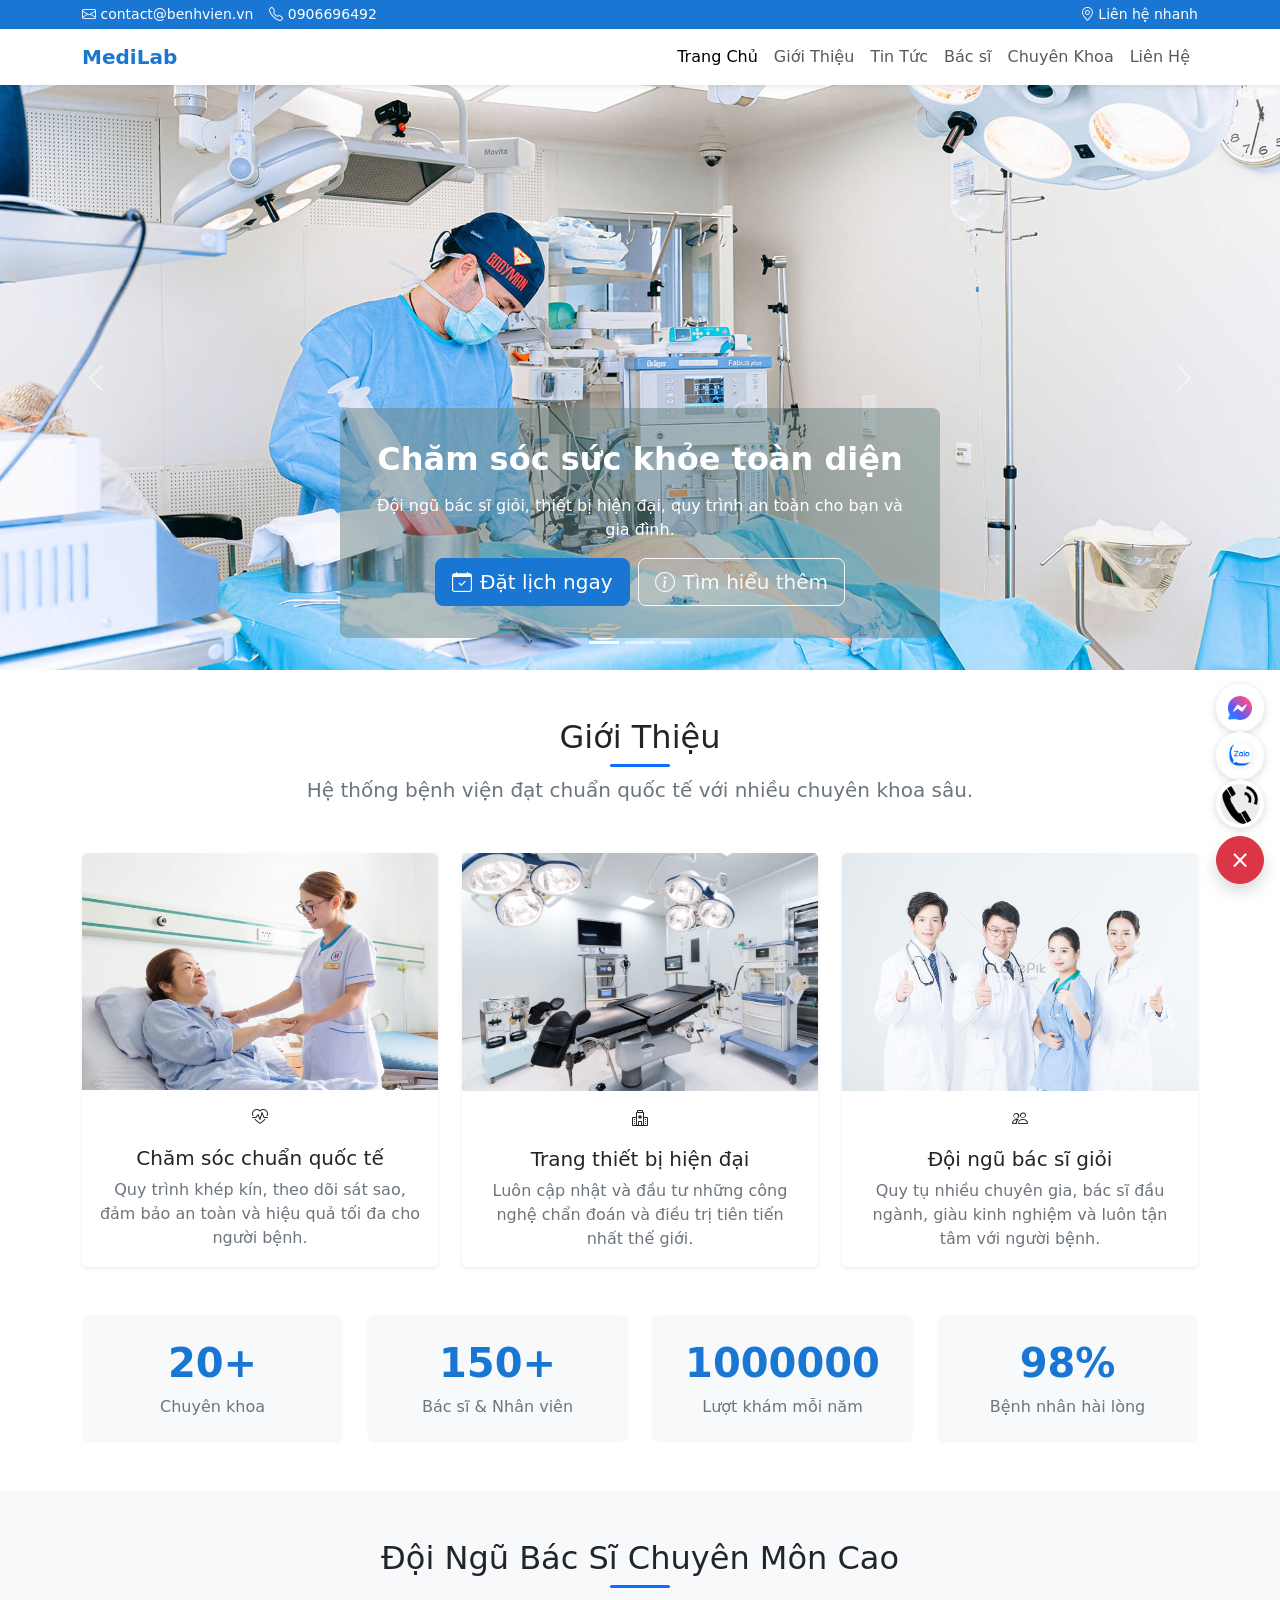
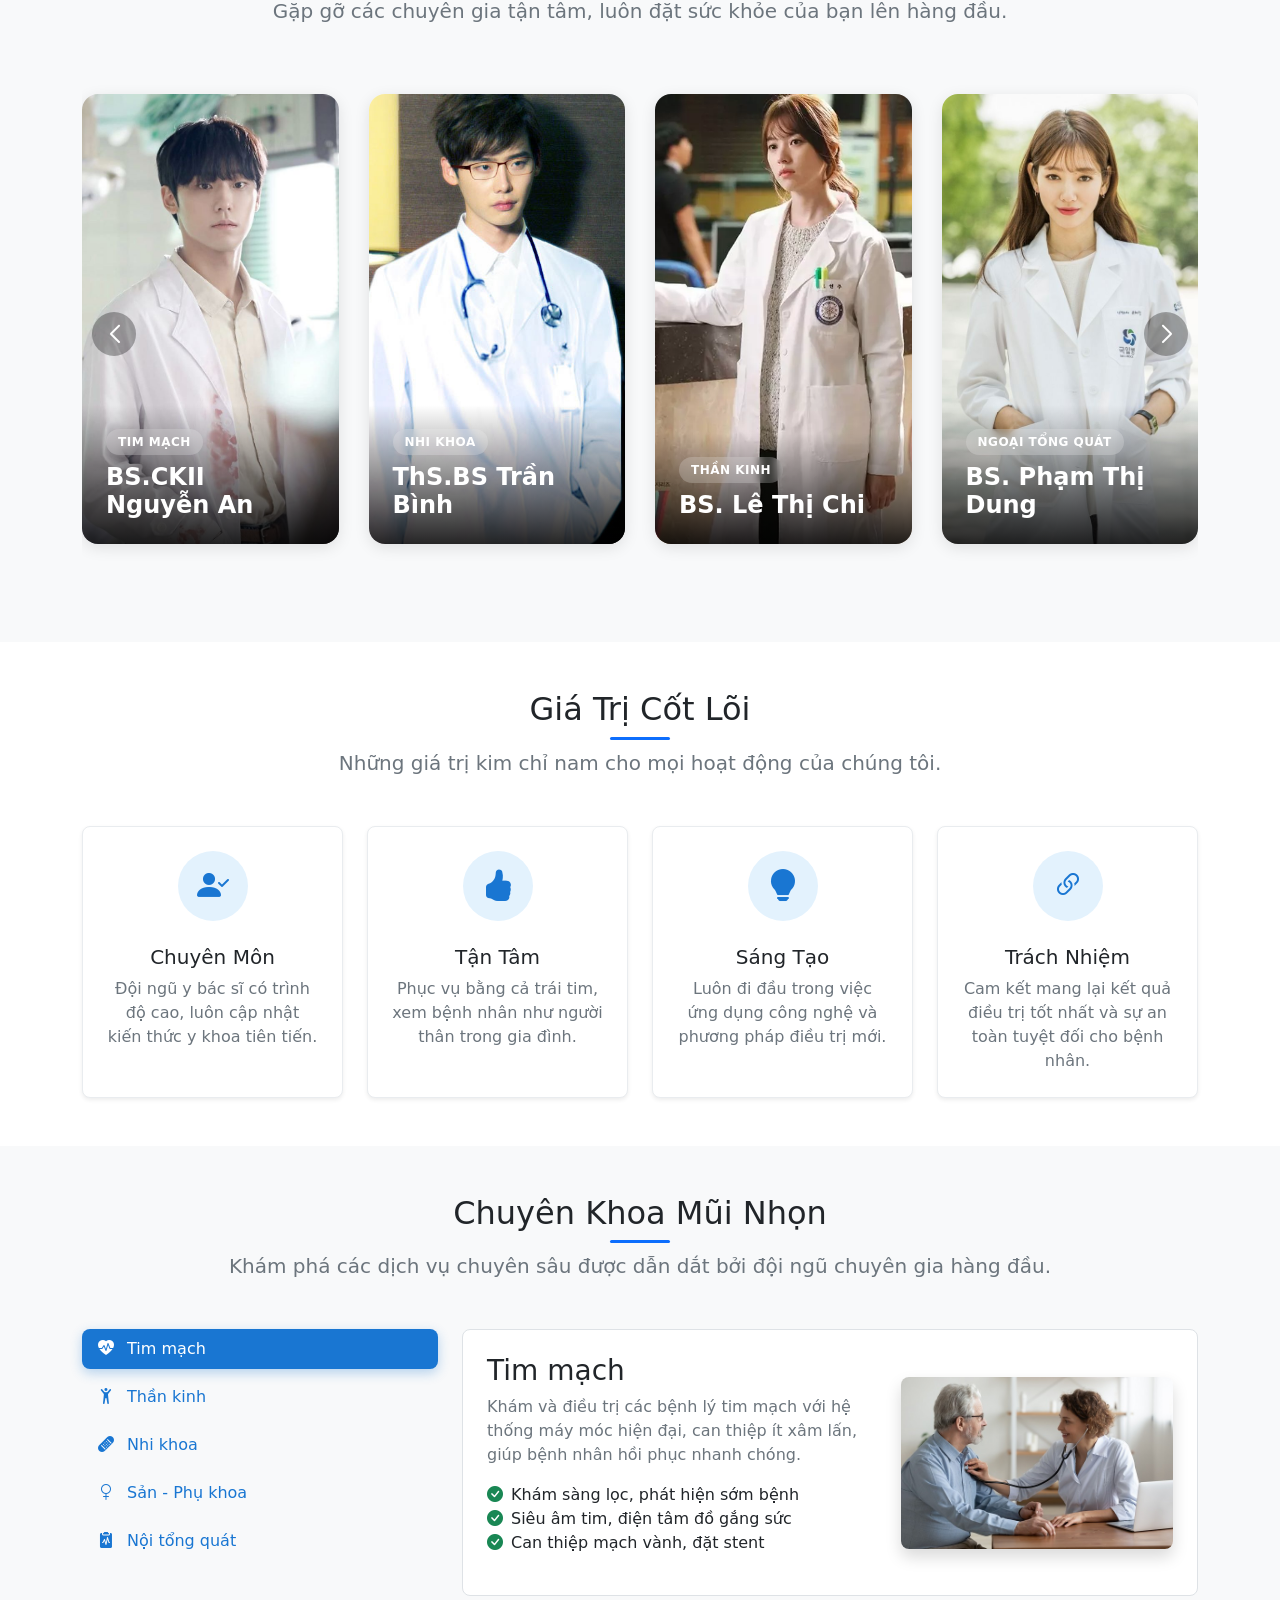
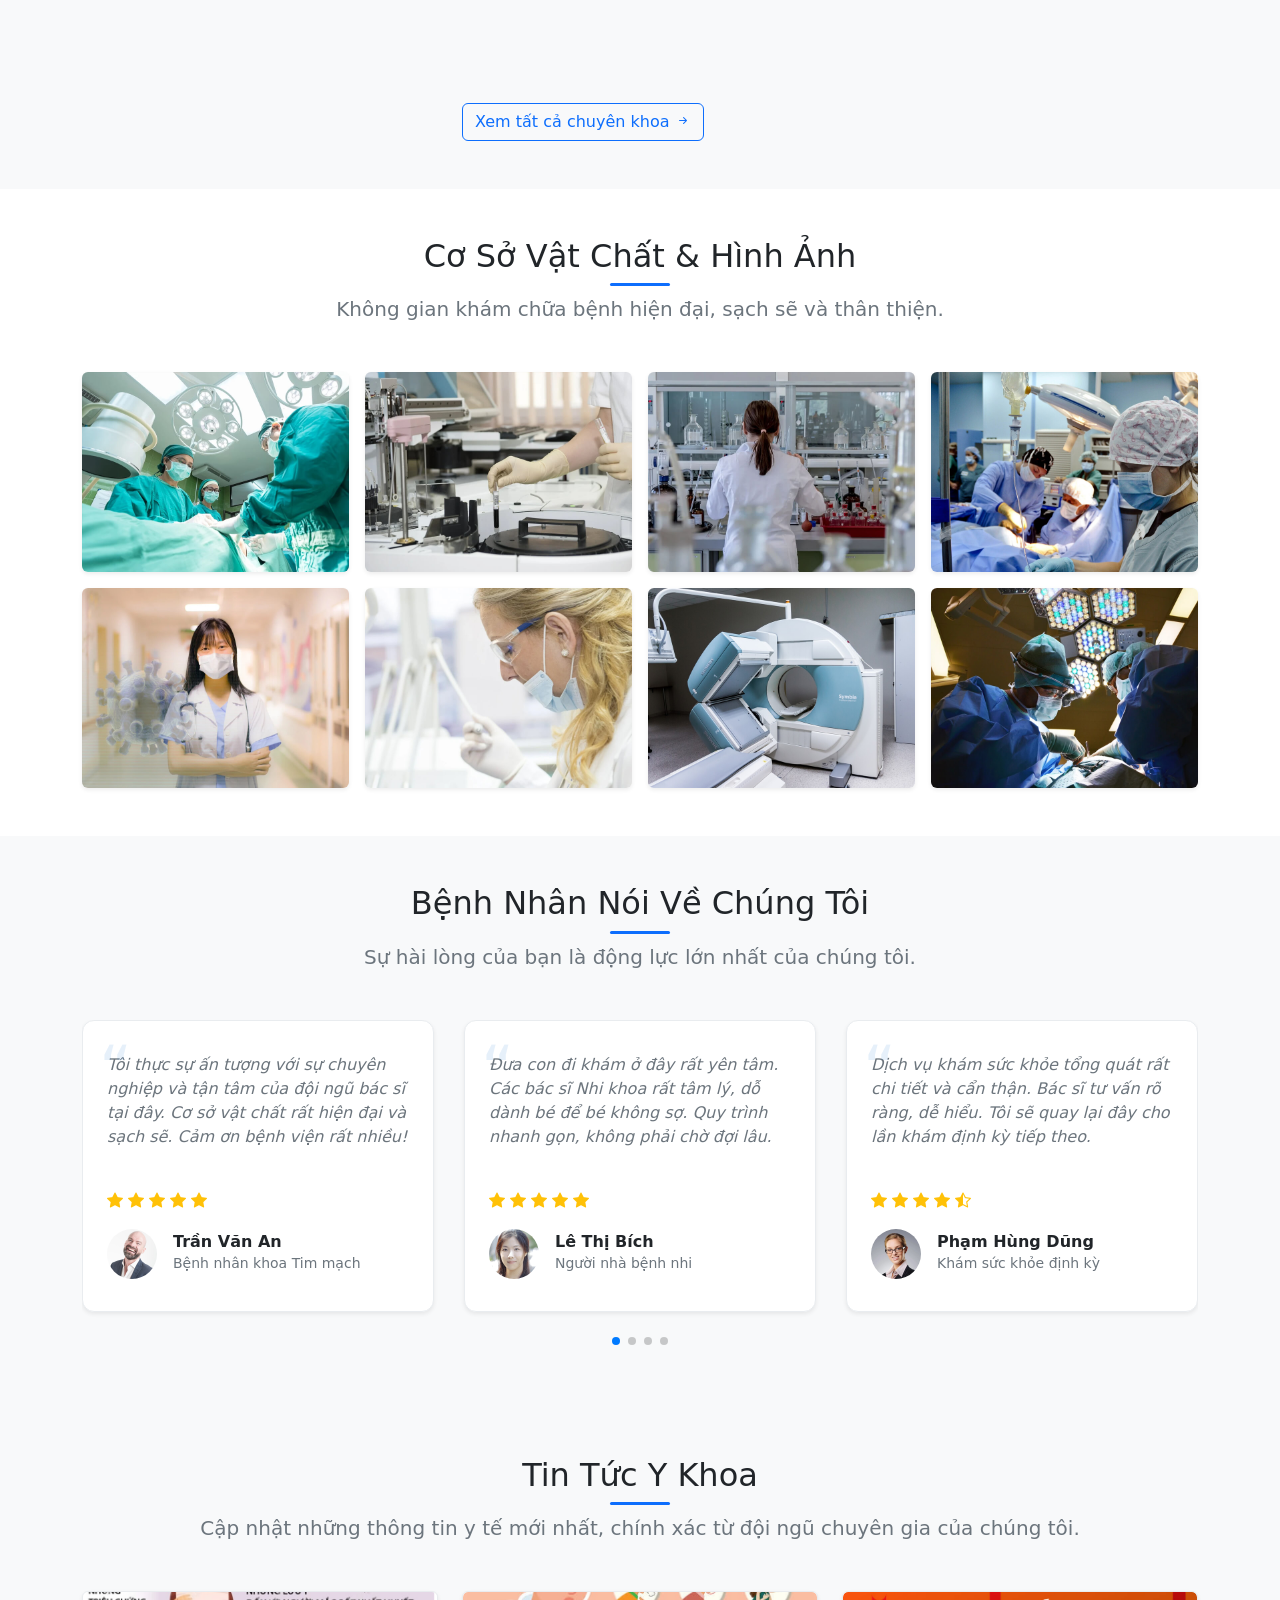
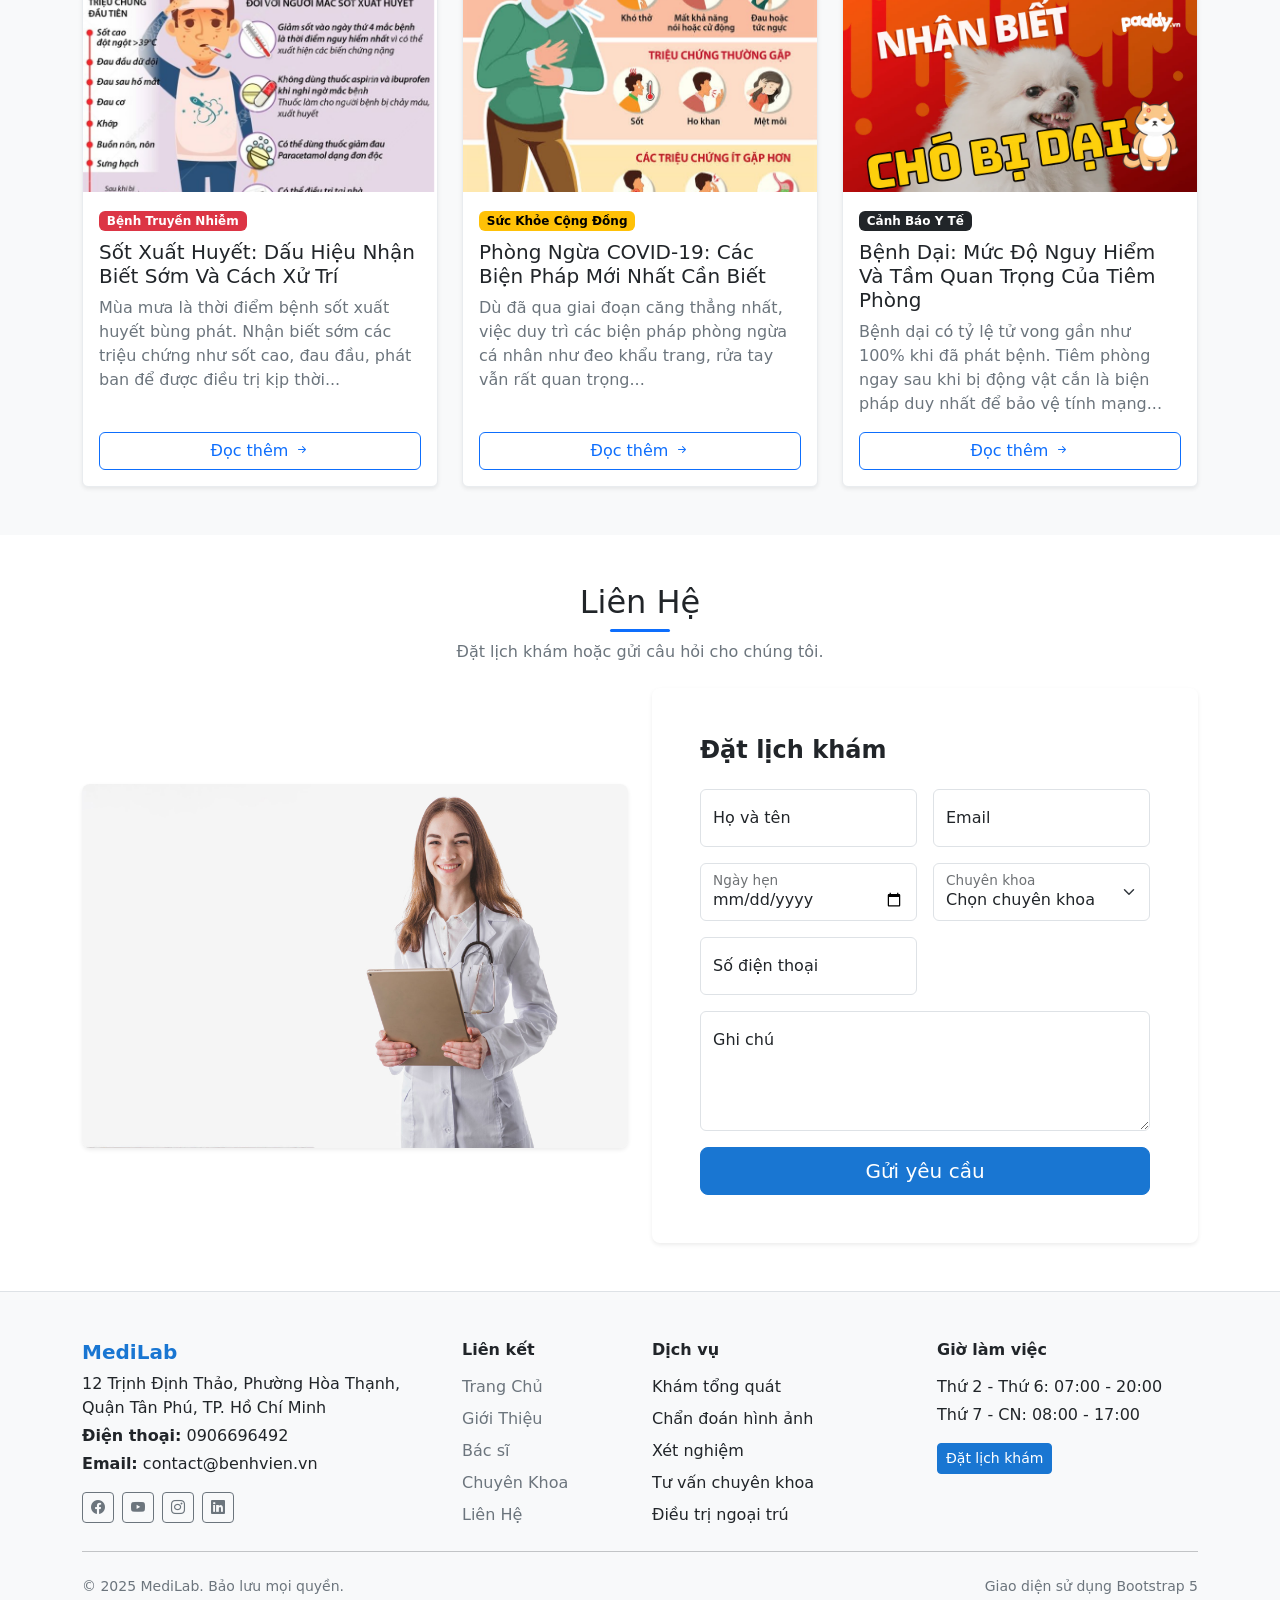
<file: index.html>
<!doctype html>
<html lang="vi">

<head>
    <meta charset="utf-8" />
    <meta name="viewport" content="width=device-width, initial-scale=1" />
    <title>Bệnh viện - Trang chủ</title>
    <link href="https://cdn.jsdelivr.net/npm/bootstrap@5.3.3/dist/css/bootstrap.min.css" rel="stylesheet" />
    <!-- Bootstrap Icons (dùng icon email/phone) -->
    <link href="https://cdn.jsdelivr.net/npm/bootstrap-icons@1.11.3/font/bootstrap-icons.css" rel="stylesheet" />
    <link rel="stylesheet" href="https://cdn.jsdelivr.net/npm/swiper@11/swiper-bundle.min.css" />
    <style>
        .hero {
            background: linear-gradient(180deg, #f8fbff 0%, #ffffff 100%);
        }

        /* banner carousel  */
        .section-title::after {
            content: "";
            display: block;
            width: 60px;
            height: 3px;
            background: #0d6efd;
            margin: 8px auto 0;
            border-radius: 3px;
        }

        /* carousel tối ưu chiều cao */
        .hero-carousel .carousel-item img {
            height: 65vh;
            object-fit: cover;
        }

        @media (max-width: 767.98px) {
            .hero-carousel .carousel-item img {
                height: 50vh;
            }
        }

        .hero-carousel .carousel-caption {
            background: rgba(109, 133, 131, 0.5);
            padding: 1.5rem;
            border-radius: .5rem;
            bottom: 2rem;
            left: 50%;
            transform: translateX(-50%);
            width: 90%;
            max-width: 600px;
        }

        @media (min-width: 768px) {
            .hero-carousel .carousel-caption {
                padding: 2rem;
            }
        }


        /* Section Giá trị cốt lõi */
        .value-card {
            border: 1px solid #e9ecef;
            transition: transform 0.3s ease, box-shadow 0.3s ease;
        }

        .value-card:hover {
            transform: translateY(-10px);
            box-shadow: 0 .5rem 1.5rem rgba(0, 0, 0, .1) !important;
            border-color: var(--bs-primary);
        }

        .value-card .icon-box {
            width: 70px;
            height: 70px;
            font-size: 2rem;
            transition: background-color 0.3s ease;
        }

        .value-card:hover .icon-box {
            background-color: var(--bs-primary) !important;
            color: white !important;
        }


        /* section chuyên khoa */
        .departments-section .nav-pills .nav-link {
            text-align: left;
            border-radius: .5rem;
            transition: background-color 0.2s ease, color 0.2s ease;
            font-weight: 500;
            margin-bottom: 0.5rem;
        }

        .departments-section .nav-pills .nav-link.active {
            background-color: var(--bs-primary);
            color: white;
            box-shadow: 0 4px 12px rgba(var(--bs-primary-rgb), 0.3);
        }

        .departments-section .tab-content {
            min-height: 350px;
            /* Đảm bảo chiều cao đồng đều khi chuyển tab */
        }

        .department-content-wrapper {
            padding: 1.5rem;
            background-color: #ffffff;
            border: 1px solid #dee2e6;
            border-radius: .5rem;
            height: 100%;
        }

        .department-image {
            max-height: 300px;
            width: 100%;
            object-fit: cover;
            border-radius: .5rem;
        }


        /* section đánh giá  */
        .testimonials-section {
            position: relative;
            background-color: #f8f9fa;
            /* Hoặc màu nền bạn muốn */
        }

        .testimonial-card {
            background-color: #ffffff;
            border-radius: .75rem;
            /* 12px */
            border: 1px solid #e9ecef;
            padding: 2rem 1.5rem;
            /* 32px 24px */
            height: 100%;
            display: flex;
            flex-direction: column;
            position: relative;
            overflow: hidden;
        }

        .testimonial-card .quote-icon {
            position: absolute;
            top: 1rem;
            left: 1rem;
            font-size: 4rem;
            color: var(--bs-primary);
            opacity: 0.1;
            line-height: 1;
        }

        .testimonial-card blockquote {
            font-style: italic;
            color: #6c757d;
            /* text-secondary */
            margin-bottom: 1.5rem;
            flex-grow: 1;
            /* Đẩy phần author xuống dưới */
        }

        .testimonial-author {
            display: flex;
            align-items: center;
        }

        .testimonial-author img {
            width: 50px;
            height: 50px;
            object-fit: cover;
        }

        .testimonial-rating {
            margin-top: auto;
            padding-top: 1rem;
        }


        /* Section Thư viện ảnh */
        .gallery-item img {
            transition: transform 0.3s ease, filter 0.3s ease;
        }

        .gallery-item:hover img {
            transform: scale(1.05);
            filter: brightness(1.1);
        }

        /* section tin tức */
        .news-card {
            border: 1px solid #e9ecef;
            transition: transform 0.3s ease, box-shadow 0.3s ease;
            overflow: hidden;
            /* Cần thiết để hiệu ứng zoom ảnh không bị tràn */
        }

        .news-card:hover {
            transform: translateY(-5px);
            box-shadow: 0 .5rem 1.5rem rgba(0, 0, 0, .1) !important;
        }

        .news-card .card-img-top {
            height: 200px;
            object-fit: cover;
            transition: transform 0.3s ease;
        }

        .news-card:hover .card-img-top {
            transform: scale(1.05);
            /* Hiệu ứng zoom ảnh khi hover */
        }
    </style>
    <link rel="stylesheet" href="./css/style.css">
    <link rel="stylesheet" href="./css/Bac_Si.css">
    <link rel="stylesheet" href="./css/back_to_top.css">
</head>

<body>
    <!-- thanh thông báo trên cùng -->
    <div id="announcement" class="bg-primary text-white py-1 small">
        <div class="container d-flex flex-wrap justify-content-center justify-content-md-between gap-2">
            <div class="d-flex align-items-center gap-3">
                <span><i class="bi bi-envelope"></i> contact@benhvien.vn</span>
                <span class="d-none d-sm-inline"><i class="bi bi-telephone"></i> 0906696492</span>
            </div>
            <div class="d-flex align-items-center gap-3">
                <a class="text-white text-decoration-none" href="lienHe.html"><i class="bi bi-geo-alt"></i> Liên hệ
                    nhanh</a>
            </div>
        </div>
    </div>

    <!-- header menu -->
    <nav class="navbar navbar-expand-lg navbar-light bg-white shadow-sm sticky-top">
        <div class="container">
            <a class="navbar-brand fw-bold text-primary" href="#home">MediLab</a>
            <button class="navbar-toggler" type="button" data-bs-toggle="collapse" data-bs-target="#mainNav"
                aria-controls="mainNav" aria-expanded="false" aria-label="Toggle navigation">
                <span class="navbar-toggler-icon"></span>
            </button>
            <div class="collapse navbar-collapse" id="mainNav">
                <ul class="navbar-nav ms-auto mb-2 mb-lg-0 align-items-lg-center">
                    <li class="nav-item"><a class="nav-link active" href="index.html">Trang Chủ</a></li>
                    <li class="nav-item"><a class="nav-link" href="gioiThieu.html">Giới Thiệu</a></li>
                    <li class="nav-item"><a class="nav-link" href="tinTuc.html">Tin Tức</a></li>
                    <li class="nav-item"><a class="nav-link" href="bacSi.html">Bác sĩ</a></li>
                    <li class="nav-item"><a class="nav-link" href="chuyenKhoa.html">Chuyên Khoa</a></li>
                    <li class="nav-item"><a class="nav-link" href="lienHe.html">Liên Hệ</a></li>
                </ul>
            </div>
        </div>
    </nav>

    <!-- banner carousel tự động chạy -->
    <div id="heroCarousel" class="carousel slide hero-carousel" data-bs-ride="carousel" data-bs-interval="3000">
        <div class="carousel-indicators">
            <button type="button" data-bs-target="#heroCarousel" data-bs-slide-to="0" class="active" aria-current="true"
                aria-label="Slide 1"></button>
            <button type="button" data-bs-target="#heroCarousel" data-bs-slide-to="1" aria-label="Slide 2"></button>
            <button type="button" data-bs-target="#heroCarousel" data-bs-slide-to="2" aria-label="Slide 3"></button>
        </div>
        <div class="carousel-inner">
            <div class="carousel-item active">
                <img src="./assets/carousel/hero-carousel-1.jpg" class="d-block w-100" alt="Bệnh viện hiện đại">
                <div class="carousel-caption">
                    <h2 class="fw-bold mb-2 mb-md-3">Chăm sóc sức khỏe toàn diện</h2>
                    <p class="mb-3 d-none d-sm-block">Đội ngũ bác sĩ giỏi, thiết bị hiện đại, quy trình an toàn cho bạn
                        và gia đình.</p>
                    <div class="d-flex gap-2 justify-content-center">
                        <a href="lienHe.html" class="btn btn-primary btn-lg"><i
                                class="bi bi-calendar-check me-2"></i>Đặt lịch ngay</a>
                        <a href="gioiThieu.html" class="btn btn-outline-light btn-lg d-none d-md-inline-flex"><i
                                class="bi bi-info-circle me-2"></i>Tìm hiểu thêm</a>
                    </div>
                </div>
            </div>
            <div class="carousel-item">
                <img src="./assets/carousel/hero-carousel-2.jpg" class="d-block w-100" alt="Khoa khám bệnh">
                <div class="carousel-caption">
                    <h2 class="fw-bold mb-2 mb-md-3">Dịch vụ y tế chất lượng cao</h2>
                    <p class="mb-3 d-none d-sm-block">Khám và điều trị đa chuyên khoa với công nghệ tiên tiến nhất.</p>
                    <div class="d-flex gap-2 justify-content-center">
                        <a href="chuyenKhoa.html" class="btn btn-primary btn-lg"><i
                                class="bi bi-hospital me-2"></i>Chuyên khoa</a>
                        <a href="lienHe.html" class="btn btn-outline-light btn-lg d-none d-md-inline-flex"><i
                                class="bi bi-telephone me-2"></i>Liên hệ</a>
                    </div>
                </div>
            </div>
            <div class="carousel-item">
                <img src="./assets/carousel/hero-carousel-3.jpg" class="d-block w-100" alt="Đội ngũ y bác sĩ">
                <div class="carousel-caption">
                    <h2 class="fw-bold mb-2 mb-md-3">Đội ngũ bác sĩ chuyên môn cao</h2>
                    <p class="mb-3 d-none d-sm-block">Bác sĩ giàu kinh nghiệm, tận tâm chăm sóc từng bệnh nhân.</p>
                    <div class="d-flex gap-2 justify-content-center">
                        <a href="bacSi.html" class="btn btn-primary btn-lg"><i class="bi bi-people me-2"></i>Xem bác
                            sĩ</a>
                        <a href="lienHe.html" class="btn btn-outline-light btn-lg d-none d-md-inline-flex"><i
                                class="bi bi-chat-dots me-2"></i>Tư vấn</a>
                    </div>
                </div>
            </div>
        </div>
        <button class="carousel-control-prev" type="button" data-bs-target="#heroCarousel" data-bs-slide="prev">
            <span class="carousel-control-prev-icon" aria-hidden="true"></span>
            <span class="visually-hidden">Trước</span>
        </button>
        <button class="carousel-control-next" type="button" data-bs-target="#heroCarousel" data-bs-slide="next">
            <span class="carousel-control-next-icon" aria-hidden="true"></span>
            <span class="visually-hidden">Sau</span>
        </button>
    </div>

    <!-- GIỚI THIỆU  -->
    <section id="about" class="about-section py-5">
        <div class="container">
            <div class="text-center mb-5 animate-on-scroll">
                <h2 class="section-title">Giới Thiệu</h2>
                <p class="lead text-secondary">Hệ thống bệnh viện đạt chuẩn quốc tế với nhiều chuyên khoa sâu.</p>
            </div>

            <!-- 3 điểm nổi bật -->
            <div class="row g-4 mb-5">
                <div class="col-lg-4 col-md-6">
                    <div class="card h-100 border-0 shadow-sm feature-card animate-on-scroll">
                        <img src="./assets/banner/abot.jpg" class="card-img-top" alt="Chăm sóc sức khỏe">
                        <div class="card-body text-center">
                            <div class="feature-icon-wrapper">
                                <i class="bi bi-heart-pulse"></i>
                            </div>
                            <h5 class="card-title mt-3">Chăm sóc chuẩn quốc tế</h5>
                            <p class="card-text text-secondary">Quy trình khép kín, theo dõi sát sao, đảm bảo an toàn và
                                hiệu quả tối đa cho người bệnh.</p>
                        </div>
                    </div>
                </div>
                <div class="col-lg-4 col-md-6">
                    <div class="card h-100 border-0 shadow-sm feature-card animate-on-scroll"
                        style="animation-delay: 0.2s;">
                        <img src="./assets/banner/thietbi.jpg" class="card-img-top" alt="Thiết bị y tế">
                        <div class="card-body text-center">
                            <div class="feature-icon-wrapper">
                                <i class="bi bi-hospital"></i>
                            </div>
                            <h5 class="card-title mt-3">Trang thiết bị hiện đại</h5>
                            <p class="card-text text-secondary">Luôn cập nhật và đầu tư những công nghệ chẩn đoán và
                                điều trị tiên tiến nhất thế giới.</p>
                        </div>
                    </div>
                </div>
                <div class="col-lg-4 col-md-6 mx-auto">
                    <div class="card h-100 border-0 shadow-sm feature-card animate-on-scroll"
                        style="animation-delay: 0.4s;">
                        <img src="./assets/banner/bacsi.jpg" class="card-img-top" alt="Đội ngũ bác sĩ">
                        <div class="card-body text-center">
                            <div class="feature-icon-wrapper">
                                <i class="bi bi-people"></i>
                            </div>
                            <h5 class="card-title mt-3">Đội ngũ bác sĩ giỏi</h5>
                            <p class="card-text text-secondary">Quy tụ nhiều chuyên gia, bác sĩ đầu ngành, giàu kinh
                                nghiệm và luôn tận tâm với người bệnh.</p>
                        </div>
                    </div>
                </div>
            </div>

            <!-- Số liệu nổi bật -->
            <div id="stats-counter" class="row row-cols-2 row-cols-md-4 g-4 text-center">
                <div class="col animate-on-scroll" style="animation-delay: 0.5s;">
                    <div class="p-4 bg-light rounded-3 h-100">
                        <h3 class="display-6 fw-bold text-primary counter" data-target="20" data-suffix="+">0</h3>
                        <p class="text-secondary mb-0">Chuyên khoa</p>
                    </div>
                </div>
                <div class="col animate-on-scroll" style="animation-delay: 0.6s;">
                    <div class="p-4 bg-light rounded-3 h-100">
                        <h3 class="display-6 fw-bold text-primary counter" data-target="150" data-suffix="+">0</h3>
                        <p class="text-secondary mb-0">Bác sĩ & Nhân viên</p>
                    </div>
                </div>
                <div class="col animate-on-scroll" style="animation-delay: 0.7s;">
                    <div class="p-4 bg-light rounded-3 h-100">
                        <h3 class="display-6 fw-bold text-primary counter" data-target="1000000" data-format="comma">0
                        </h3>
                        <p class="text-secondary mb-0">Lượt khám mỗi năm</p>
                    </div>
                </div>
                <div class="col animate-on-scroll" style="animation-delay: 0.8s;">
                    <div class="p-4 bg-light rounded-3 h-100">
                        <h3 class="display-6 fw-bold text-primary counter" data-target="98" data-suffix="%">0</h3>
                        <p class="text-secondary mb-0">Bệnh nhân hài lòng</p>
                    </div>
                </div>
            </div>
        </div>
    </section>

    <!-- danh sách bác sĩ -->
    <section id="doctors" class="py-5 bg-light">
        <div class="container">
            <div class="text-center mb-5">
                <h2 class="section-title">Đội Ngũ Bác Sĩ Chuyên Môn Cao</h2>
                <p class="text-secondary lead">Gặp gỡ các chuyên gia tận tâm, luôn đặt sức khỏe của bạn lên hàng đầu.
                </p>
            </div>

            <!-- Carousel Bác sĩ -->
            <div class="swiper doctor-swiper">
                <div class="swiper-wrapper">
                    <!-- Slide 1 -->
                    <div class="swiper-slide">
                        <div class="doctor-card">
                            <img src="./assets/doctor/leedohyun.jpg" alt="Bác sĩ Nguyễn An" />
                            <div class="doctor-card-overlay">
                                <span class="doctor-specialty">Tim mạch</span>
                                <h4 class="doctor-name">BS.CKII Nguyễn An</h4>
                            </div>
                        </div>
                    </div>

                    <!-- Slide 2 -->
                    <div class="swiper-slide">
                        <div class="doctor-card">
                            <img src="./assets/doctor/leesuk.jpg" alt="Bác sĩ Trần Bình" />
                            <div class="doctor-card-overlay">
                                <span class="doctor-specialty">Nhi khoa</span>
                                <h4 class="doctor-name">ThS.BS Trần Bình</h4>
                            </div>
                        </div>
                    </div>

                    <!-- Slide 3 -->
                    <div class="swiper-slide">
                        <div class="doctor-card">
                            <img src="./assets/doctor/han.jpg" alt="Bác sĩ Lê Chi" />
                            <div class="doctor-card-overlay">
                                <span class="doctor-specialty">Thần kinh</span>
                                <h4 class="doctor-name">BS. Lê Thị Chi</h4>
                            </div>
                        </div>
                    </div>

                    <!-- Slide 4 -->
                    <div class="swiper-slide">
                        <div class="doctor-card">
                            <img src="./assets/doctor/parkshin-hye.jpg" alt="Bác sĩ Phạm Dung" />
                            <div class="doctor-card-overlay">
                                <span class="doctor-specialty">Ngoại tổng quát</span>
                                <h4 class="doctor-name">BS. Phạm Thị Dung</h4>
                            </div>
                        </div>
                    </div>

                    <!-- Slide 5 (Thêm) -->
                    <div class="swiper-slide">
                        <div class="doctor-card">
                            <img src="./assets/doctor/leedongwoook.jpg" alt="Bác sĩ Vũ Mạnh" />
                            <div class="doctor-card-overlay">
                                <span class="doctor-specialty">Da liễu</span>
                                <h4 class="doctor-name">BS. Vũ Hùng Mạnh</h4>
                            </div>
                        </div>
                    </div>
                </div>

                <!-- Nút điều hướng -->
                <div class="swiper-button-next"></div>
                <div class="swiper-button-prev"></div>
            </div>

            <!-- Phân trang (dấu chấm) -->
            <div class="swiper-pagination mt-4"></div>
        </div>
    </section>

    <!-- GIÁ TRỊ CỐT LÕI -->
    <section id="core-values" class="py-5 ">
        <div class="container">
            <div class="text-center mb-5">
                <h2 class="section-title">Giá Trị Cốt Lõi</h2>
                <p class="lead text-secondary">Những giá trị kim chỉ nam cho mọi hoạt động của chúng tôi.</p>
            </div>
            <div class="row row-cols-1 row-cols-md-2 row-cols-lg-4 g-4 text-center">
                <!-- Giá trị 1 -->
                <div class="col">
                    <div class="card value-card h-100 p-4 rounded-3 shadow-sm">
                        <div
                            class="icon-box bg-primary-subtle text-primary rounded-circle mx-auto d-flex align-items-center justify-content-center">
                            <i class="bi bi-person-check-fill"></i>
                        </div>
                        <h5 class="card-title mt-4">Chuyên Môn</h5>
                        <p class="card-text text-secondary">Đội ngũ y bác sĩ có trình độ cao, luôn cập nhật kiến thức y
                            khoa tiên
                            tiến.</p>
                    </div>
                </div>
                <!-- Giá trị 2 -->
                <div class="col">
                    <div class="card value-card h-100 p-4 rounded-3 shadow-sm">
                        <div
                            class="icon-box bg-primary-subtle text-primary rounded-circle mx-auto d-flex align-items-center justify-content-center">
                            <i class="bi bi-hand-thumbs-up-fill"></i>
                        </div>
                        <h5 class="card-title mt-4">Tận Tâm</h5>
                        <p class="card-text text-secondary">Phục vụ bằng cả trái tim, xem bệnh nhân như người thân trong
                            gia đình.
                        </p>
                    </div>
                </div>
                <!-- Giá trị 3 -->
                <div class="col">
                    <div class="card value-card h-100 p-4 rounded-3 shadow-sm">
                        <div
                            class="icon-box bg-primary-subtle text-primary rounded-circle mx-auto d-flex align-items-center justify-content-center">
                            <i class="bi bi-lightbulb-fill"></i>
                        </div>
                        <h5 class="card-title mt-4">Sáng Tạo</h5>
                        <p class="card-text text-secondary">Luôn đi đầu trong việc ứng dụng công nghệ và phương pháp
                            điều trị mới.
                        </p>
                    </div>
                </div>
                <!-- Giá trị 4 -->
                <div class="col">
                    <div class="card value-card h-100 p-4 rounded-3 shadow-sm">
                        <div
                            class="icon-box bg-primary-subtle text-primary rounded-circle mx-auto d-flex align-items-center justify-content-center">
                            <i class="bi bi-link-45deg"></i>
                        </div>
                        <h5 class="card-title mt-4">Trách Nhiệm</h5>
                        <p class="card-text text-secondary">Cam kết mang lại kết quả điều trị tốt nhất và sự an toàn
                            tuyệt đối cho
                            bệnh nhân.</p>
                    </div>
                </div>
            </div>
        </div>
    </section>

    <!-- chuyên khoa -->
    <section id="departments" class="py-5 bg-light departments-section">
        <div class="container">
            <div class="text-center mb-5">
                <h2 class="section-title">Chuyên Khoa Mũi Nhọn</h2>
                <p class="lead text-secondary">Khám phá các dịch vụ chuyên sâu được dẫn dắt bởi đội ngũ chuyên gia hàng
                    đầu.</p>
            </div>

            <div class="row g-4">
                <!-- Cột bên trái: Danh sách các Tab Chuyên khoa -->
                <div class="col-lg-4">
                    <div class="nav flex-column nav-pills" id="v-pills-tab" role="tablist" aria-orientation="vertical">
                        <!-- Tab 1 -->
                        <button class="nav-link active" id="v-pills-cardiology-tab" data-bs-toggle="pill"
                            data-bs-target="#v-pills-cardiology" type="button" role="tab"
                            aria-controls="v-pills-cardiology" aria-selected="true">
                            <i class="bi bi-heart-pulse-fill me-2"></i> Tim mạch
                        </button>
                        <!-- Tab 2 -->
                        <button class="nav-link" id="v-pills-neurology-tab" data-bs-toggle="pill"
                            data-bs-target="#v-pills-neurology" type="button" role="tab"
                            aria-controls="v-pills-neurology" aria-selected="false">
                            <i class="bi bi-person-arms-up me-2"></i> Thần kinh
                        </button>
                        <!-- Tab 3 -->
                        <button class="nav-link" id="v-pills-pediatrics-tab" data-bs-toggle="pill"
                            data-bs-target="#v-pills-pediatrics" type="button" role="tab"
                            aria-controls="v-pills-pediatrics" aria-selected="false">
                            <i class="bi bi-bandaid-fill me-2"></i> Nhi khoa
                        </button>
                        <!-- Tab 4 -->
                        <button class="nav-link" id="v-pills-obstetrics-tab" data-bs-toggle="pill"
                            data-bs-target="#v-pills-obstetrics" type="button" role="tab"
                            aria-controls="v-pills-obstetrics" aria-selected="false">
                            <i class="bi bi-gender-female me-2"></i> Sản - Phụ khoa
                        </button>
                        <!-- Tab 5 -->
                        <button class="nav-link" id="v-pills-general-tab" data-bs-toggle="pill"
                            data-bs-target="#v-pills-general" type="button" role="tab" aria-controls="v-pills-general"
                            aria-selected="false">
                            <i class="bi bi-clipboard2-pulse-fill me-2"></i> Nội tổng quát
                        </button>
                    </div>
                </div>

                <!-- Cột bên phải: Nội dung chi tiết của từng Tab -->
                <div class="col-lg-8">
                    <div class="tab-content" id="v-pills-tabContent">

                        <!-- Nội dung Tab 1: Tim mạch -->
                        <div class="tab-pane fade show active" id="v-pills-cardiology" role="tabpanel"
                            aria-labelledby="v-pills-cardiology-tab">
                            <div class="department-content-wrapper">
                                <div class="row align-items-center g-4">
                                    <div class="col-md-7">
                                        <h3>Tim mạch</h3>
                                        <p class="text-secondary">Khám và điều trị các bệnh lý tim mạch với hệ thống máy
                                            móc hiện đại, can thiệp ít xâm lấn, giúp bệnh nhân hồi phục nhanh chóng.</p>
                                        <ul class="list-unstyled">
                                            <li><i class="bi bi-check-circle-fill text-success me-2"></i>Khám sàng lọc,
                                                phát hiện sớm bệnh</li>
                                            <li><i class="bi bi-check-circle-fill text-success me-2"></i>Siêu âm tim,
                                                điện tâm đồ gắng sức</li>
                                            <li><i class="bi bi-check-circle-fill text-success me-2"></i>Can thiệp mạch
                                                vành, đặt stent</li>
                                        </ul>
                                    </div>
                                    <div class="col-md-5">
                                        <img src="./assets/chuyenKhoa/tim.jpg" alt="Tim mạch"
                                            class="department-image shadow">
                                    </div>
                                </div>
                            </div>
                        </div>

                        <!-- Nội dung Tab 2: Thần kinh -->
                        <div class="tab-pane fade" id="v-pills-neurology" role="tabpanel"
                            aria-labelledby="v-pills-neurology-tab">
                            <div class="department-content-wrapper">
                                <div class="row align-items-center g-4">
                                    <div class="col-md-7">
                                        <h3>Thần kinh</h3>
                                        <p class="text-secondary">Chuyên chẩn đoán và điều trị các bệnh lý liên quan đến
                                            hệ thần kinh trung ương và ngoại biên, bao gồm đột quỵ, đau đầu, động kinh.
                                        </p>
                                        <ul class="list-unstyled">
                                            <li><i class="bi bi-check-circle-fill text-success me-2"></i>Tầm soát và
                                                điều trị đột quỵ</li>
                                            <li><i class="bi bi-check-circle-fill text-success me-2"></i>Điều trị rối
                                                loạn giấc ngủ, trí nhớ</li>
                                            <li><i class="bi bi-check-circle-fill text-success me-2"></i>Phục hồi chức
                                                năng sau tai biến</li>
                                        </ul>
                                    </div>
                                    <div class="col-md-5">
                                        <img src="./assets/chuyenKhoa/thanKinh.jpg" alt="Thần kinh"
                                            class="department-image shadow">
                                    </div>
                                </div>
                            </div>
                        </div>

                        <!-- Nội dung Tab 3: Nhi khoa -->
                        <div class="tab-pane fade" id="v-pills-pediatrics" role="tabpanel"
                            aria-labelledby="v-pills-pediatrics-tab">
                            <div class="department-content-wrapper">
                                <div class="row align-items-center g-4">
                                    <div class="col-md-7">
                                        <h3>Nhi khoa</h3>
                                        <p class="text-secondary">Chăm sóc sức khỏe toàn diện cho trẻ từ sơ sinh đến vị
                                            thành niên, với không gian khám chữa bệnh thân thiện, an toàn cho trẻ.</p>
                                        <ul class="list-unstyled">
                                            <li><i class="bi bi-check-circle-fill text-success me-2"></i>Khám sức khỏe
                                                tổng quát định kỳ</li>
                                            <li><i class="bi bi-check-circle-fill text-success me-2"></i>Tiêm chủng theo
                                                chương trình quốc gia</li>
                                            <li><i class="bi bi-check-circle-fill text-success me-2"></i>Tư vấn dinh
                                                dưỡng và phát triển</li>
                                        </ul>
                                    </div>
                                    <div class="col-md-5">
                                        <img src="./assets/chuyenKhoa/nhi.jpg" alt="Nhi khoa"
                                            class="department-image shadow">
                                    </div>
                                </div>
                            </div>
                        </div>

                        <!-- Nội dung Tab 4: Sản - Phụ khoa-->
                        <div class="tab-pane fade" id="v-pills-obstetrics" role="tabpanel"
                            aria-labelledby="v-pills-obstetrics-tab">
                            <div class="department-content-wrapper">
                                <div class="row align-items-center g-4">
                                    <div class="col-md-7">
                                        <h3>Sản - Phụ khoa</h3>
                                        <p class="text-secondary">Cung cấp dịch vụ chăm sóc toàn diện sức khỏe sinh sản
                                            cho phụ nữ, từ khám phụ khoa định kỳ, theo dõi thai kỳ đến các phẫu thuật
                                            phức tạp.</p>
                                        <ul class="list-unstyled">
                                            <li><i class="bi bi-check-circle-fill text-success me-2"></i>Theo dõi thai
                                                kỳ khỏe mạnh, an toàn</li>
                                            <li><i class="bi bi-check-circle-fill text-success me-2"></i>Tầm soát ung
                                                thư cổ tử cung, vú</li>
                                            <li><i class="bi bi-check-circle-fill text-success me-2"></i>Tư vấn kế hoạch
                                                hóa gia đình</li>
                                        </ul>
                                    </div>
                                    <div class="col-md-5">
                                        <img src="./assets/chuyenKhoa/san.jpg" alt="Sản - Phụ khoa"
                                            class="department-image shadow">
                                    </div>
                                </div>
                            </div>
                        </div>

                        <!-- Nội dung Tab 5: Nội tổng quát -->
                        <div class="tab-pane fade" id="v-pills-general" role="tabpanel"
                            aria-labelledby="v-pills-general-tab">
                            <div class="department-content-wrapper">
                                <div class="row align-items-center g-4">
                                    <div class="col-md-7">
                                        <h3>Nội tổng quát</h3>
                                        <p class="text-secondary">Là chuyên khoa ban đầu tiếp nhận và xử lý phần lớn các
                                            bệnh lý nội khoa phổ biến ở người trưởng thành, phối hợp với các chuyên khoa
                                            khác.</p>
                                        <ul class="list-unstyled">
                                            <li><i class="bi bi-check-circle-fill text-success me-2"></i>Khám sức khỏe
                                                tổng quát, định kỳ</li>
                                            <li><i class="bi bi-check-circle-fill text-success me-2"></i>Quản lý bệnh
                                                mạn tính (tiểu đường, cao huyết áp)</li>
                                            <li><i class="bi bi-check-circle-fill text-success me-2"></i>Tư vấn phòng
                                                bệnh và tiêm ngừa</li>
                                        </ul>
                                    </div>
                                    <div class="col-md-5">
                                        <img src="./assets/chuyenKhoa/noi.jpg" alt="Nội tổng quát"
                                            class="department-image shadow">
                                    </div>
                                </div>
                            </div>
                        </div>
                    </div>

                    <!-- Nút Xem Thêm -->
                    <div class="text-center text-lg-start mt-4">
                        <a href="chuyenKhoa.html" class="btn btn-outline-primary">
                            Xem tất cả chuyên khoa <i class="bi bi-arrow-right-short"></i>
                        </a>
                    </div>
                </div>
            </div>
        </div>
    </section>

    <!-- thư viện ảnh -->
    <section id="gallery" class="py-5">
        <div class="container">
            <div class="text-center mb-5">
                <h2 class="section-title">Cơ Sở Vật Chất & Hình Ảnh</h2>
                <p class="lead text-secondary">Không gian khám chữa bệnh hiện đại, sạch sẽ và thân thiện.</p>
            </div>
            <div class="row g-3">
                <div class="col-lg-3 col-md-6 col-6 gallery-item"><img class="img-fluid rounded shadow-sm w-100"
                        style="height: 200px; object-fit: cover;" src="./assets/gallery/gallery-1.jpg"
                        alt="Phòng phẫu thuật"></div>
                <div class="col-lg-3 col-md-6 col-6 gallery-item"><img class="img-fluid rounded shadow-sm w-100"
                        style="height: 200px; object-fit: cover;" src="./assets/gallery/gallery-2.jpg"
                        alt="Phòng xét nghiệm"></div>
                <div class="col-lg-3 col-md-6 col-6 gallery-item"><img class="img-fluid rounded shadow-sm w-100"
                        style="height: 200px; object-fit: cover;" src="./assets/gallery/gallery-3.jpg"
                        alt="Nghiên cứu khoa học"></div>
                <div class="col-lg-3 col-md-6 col-6 gallery-item"><img class="img-fluid rounded shadow-sm w-100"
                        style="height: 200px; object-fit: cover;" src="./assets/gallery/gallery-4.jpg"
                        alt="Bác sĩ phẫu thuật"></div>
                <div class="col-lg-3 col-md-6 col-6 gallery-item"><img class="img-fluid rounded shadow-sm w-100"
                        style="height: 200px; object-fit: cover;" src="./assets/gallery/gallery-5.jpg"
                        alt="Bác sĩ tư vấn"></div>
                <div class="col-lg-3 col-md-6 col-6 gallery-item"><img class="img-fluid rounded shadow-sm w-100"
                        style="height: 200px; object-fit: cover;" src="./assets/gallery/gallery-6.jpg" alt="Phòng bệnh">
                </div>
                <div class="col-lg-3 col-md-6 col-6 gallery-item"><img class="img-fluid rounded shadow-sm w-100"
                        style="height: 200px; object-fit: cover;" src="./assets/gallery/gallery-7.jpg" alt="Máy MRI">
                </div>
                <div class="col-lg-3 col-md-6 col-6 gallery-item"><img class="img-fluid rounded shadow-sm w-100"
                        style="height: 200px; object-fit: cover;" src="./assets/gallery/gallery-8.jpg"
                        alt="Thiết bị y tế"></div>
            </div>
        </div>
    </section>

    <!-- Đánh giá  -->
    <section id="testimonials" class="py-5 testimonials-section">
        <div class="container">
            <div class="text-center mb-5">
                <h2 class="section-title">Bệnh Nhân Nói Về Chúng Tôi</h2>
                <p class="lead text-secondary">Sự hài lòng của bạn là động lực lớn nhất của chúng tôi.</p>
            </div>

            <!-- Carousel Testimonials -->
            <div class="swiper testimonials-swiper">
                <div class="swiper-wrapper">

                    <!-- Slide 1 -->
                    <div class="swiper-slide">
                        <div class="testimonial-card shadow-sm">
                            <div class="quote-icon">“</div>
                            <blockquote class="mb-4">
                                Tôi thực sự ấn tượng với sự chuyên nghiệp và tận tâm của đội ngũ bác sĩ tại đây. Cơ sở
                                vật chất rất hiện đại và sạch sẽ. Cảm ơn bệnh viện rất nhiều!
                            </blockquote>
                            <div class="testimonial-rating">
                                <i class="bi bi-star-fill text-warning"></i>
                                <i class="bi bi-star-fill text-warning"></i>
                                <i class="bi bi-star-fill text-warning"></i>
                                <i class="bi bi-star-fill text-warning"></i>
                                <i class="bi bi-star-fill text-warning"></i>
                            </div>
                            <div class="testimonial-author mt-3">
                                <img src="./assets/testimonials/testimonials-1.jpg" alt="Author 1"
                                    class="img-fluid rounded-circle me-3">
                                <div>
                                    <h6 class="fw-bold mb-0">Trần Văn An</h6>
                                    <small class="text-secondary">Bệnh nhân khoa Tim mạch</small>
                                </div>
                            </div>
                        </div>
                    </div>

                    <!-- Slide 2 -->
                    <div class="swiper-slide">
                        <div class="testimonial-card shadow-sm">
                            <div class="quote-icon">“</div>
                            <blockquote class="mb-4">
                                Đưa con đi khám ở đây rất yên tâm. Các bác sĩ Nhi khoa rất tâm lý, dỗ dành bé để bé
                                không sợ. Quy trình nhanh gọn, không phải chờ đợi lâu.
                            </blockquote>
                            <div class="testimonial-rating">
                                <i class="bi bi-star-fill text-warning"></i>
                                <i class="bi bi-star-fill text-warning"></i>
                                <i class="bi bi-star-fill text-warning"></i>
                                <i class="bi bi-star-fill text-warning"></i>
                                <i class="bi bi-star-fill text-warning"></i>
                            </div>
                            <div class="testimonial-author mt-3">
                                <img src="./assets/testimonials/testimonials-2.jpg" alt="Author 2"
                                    class="img-fluid rounded-circle me-3">
                                <div>
                                    <h6 class="fw-bold mb-0">Lê Thị Bích</h6>
                                    <small class="text-secondary">Người nhà bệnh nhi</small>
                                </div>
                            </div>
                        </div>
                    </div>

                    <!-- Slide 3 -->
                    <div class="swiper-slide">
                        <div class="testimonial-card shadow-sm">
                            <div class="quote-icon">“</div>
                            <blockquote class="mb-4">
                                Dịch vụ khám sức khỏe tổng quát rất chi tiết và cẩn thận. Bác sĩ tư vấn rõ ràng, dễ
                                hiểu. Tôi sẽ quay lại đây cho lần khám định kỳ tiếp theo.
                            </blockquote>
                            <div class="testimonial-rating">
                                <i class="bi bi-star-fill text-warning"></i>
                                <i class="bi bi-star-fill text-warning"></i>
                                <i class="bi bi-star-fill text-warning"></i>
                                <i class="bi bi-star-fill text-warning"></i>
                                <i class="bi bi-star-half text-warning"></i>
                            </div>
                            <div class="testimonial-author mt-3">
                                <img src="./assets/testimonials/testimonials-3.jpg" alt="Author 3"
                                    class="img-fluid rounded-circle me-3">
                                <div>
                                    <h6 class="fw-bold mb-0">Phạm Hùng Dũng</h6>
                                    <small class="text-secondary">Khám sức khỏe định kỳ</small>
                                </div>
                            </div>
                        </div>
                    </div>

                    <!-- Slide 4 (Thêm) -->
                    <div class="swiper-slide">
                        <div class="testimonial-card shadow-sm">
                            <div class="quote-icon">“</div>
                            <blockquote class="mb-4">
                                Đội ngũ điều dưỡng chăm sóc rất chu đáo sau ca phẫu thuật của tôi. Luôn hỏi han và hỗ
                                trợ kịp thời. Rất biết ơn sự chăm sóc này.
                            </blockquote>
                            <div class="testimonial-rating">
                                <i class="bi bi-star-fill text-warning"></i>
                                <i class="bi bi-star-fill text-warning"></i>
                                <i class="bi bi-star-fill text-warning"></i>
                                <i class="bi bi-star-fill text-warning"></i>
                                <i class="bi bi-star-fill text-warning"></i>
                            </div>
                            <div class="testimonial-author mt-3">
                                <img src="./assets/testimonials/testimonials-4.jpg" alt="Author 4"
                                    class="img-fluid rounded-circle me-3">
                                <div>
                                    <h6 class="fw-bold mb-0">Nguyễn Thu Hà</h6>
                                    <small class="text-secondary">Bệnh nhân khoa Ngoại</small>
                                </div>
                            </div>
                        </div>
                    </div>

                </div>
                <!-- Phân trang (dấu chấm) -->
                <div class="swiper-pagination mt-4 position-relative"></div>
            </div>
        </div>
    </section>

    <!-- tin tức -->
    <section id="news" class="py-5 bg-light">
        <div class="container">
            <div class="text-center mb-5">
                <h2 class="section-title">Tin Tức Y Khoa</h2>
                <p class="lead text-secondary">Cập nhật những thông tin y tế mới nhất, chính xác từ đội ngũ chuyên gia
                    của
                    chúng tôi.</p>
            </div>

            <div class="row g-4">
                <!-- Bài viết 1: Sốt Xuất Huyết -->
                <div class="col-lg-4 col-md-6">
                    <div class="card news-card h-100 shadow-sm">
                        <img src="./assets/sot-xuat-huyet.png" class="card-img-top"
                            alt="Muỗi vằn truyền bệnh sốt xuất huyết">
                        <div class="card-body d-flex flex-column">
                            <div class="mb-2">
                                <span class="badge text-bg-danger">Bệnh Truyền Nhiễm</span>
                            </div>
                            <h5 class="card-title">Sốt Xuất Huyết: Dấu Hiệu Nhận Biết Sớm Và Cách Xử Trí</h5>
                            <p class="card-text text-secondary">Mùa mưa là thời điểm bệnh sốt xuất huyết bùng phát. Nhận
                                biết
                                sớm các triệu chứng như sốt cao, đau đầu, phát ban để được điều trị kịp thời...</p>
                            <a href="#" class="btn btn-outline-primary mt-auto">Đọc thêm <i
                                    class="bi bi-arrow-right-short"></i></a>
                        </div>
                    </div>
                </div>

                <!-- Bài viết 2: COVID-19 -->
                <div class="col-lg-4 col-md-6">
                    <div class="card news-card h-100 shadow-sm">
                        <img src="./assets/covid.jpg" class="card-img-top" alt="Phòng ngừa lây nhiễm COVID-19">
                        <div class="card-body d-flex flex-column">
                            <div class="mb-2">
                                <span class="badge text-bg-warning">Sức Khỏe Cộng Đồng</span>
                            </div>
                            <h5 class="card-title">Phòng Ngừa COVID-19: Các Biện Pháp Mới Nhất Cần Biết</h5>
                            <p class="card-text text-secondary">Dù đã qua giai đoạn căng thẳng nhất, việc duy trì các
                                biện
                                pháp phòng ngừa cá nhân như đeo khẩu trang, rửa tay vẫn rất quan trọng...</p>
                            <a href="#" class="btn btn-outline-primary mt-auto">Đọc thêm <i
                                    class="bi bi-arrow-right-short"></i></a>
                        </div>
                    </div>
                </div>

                <!-- Bài viết 3: Bệnh Dại -->
                <div class="col-lg-4 col-md-6">
                    <div class="card news-card h-100 shadow-sm">
                        <img src="./assets/cho-dai.jpg" class="card-img-top" alt="Tiêm phòng dại cho chó">
                        <div class="card-body d-flex flex-column">
                            <div class="mb-2">
                                <span class="badge text-bg-dark">Cảnh Báo Y Tế</span>
                            </div>
                            <h5 class="card-title">Bệnh Dại: Mức Độ Nguy Hiểm Và Tầm Quan Trọng Của Tiêm Phòng</h5>
                            <p class="card-text text-secondary">Bệnh dại có tỷ lệ tử vong gần như 100% khi đã phát bệnh.
                                Tiêm
                                phòng ngay sau khi bị động vật cắn là biện pháp duy nhất để bảo vệ tính mạng...</p>
                            <a href="#" class="btn btn-outline-primary mt-auto">Đọc thêm <i
                                    class="bi bi-arrow-right-short"></i></a>
                        </div>
                    </div>
                </div>

            </div>
        </div>
    </section>

    <!-- liên hệ -->
    <section id="contact" class="py-5 ">
        <div class="container">
            <div class="text-center mb-4">
                <h2 class="section-title">Liên Hệ</h2>
                <p class="text-secondary">Đặt lịch khám hoặc gửi câu hỏi cho chúng tôi.</p>
            </div>
            <div class="row g-4 align-items-center">
                <!-- ảnh bác sĩ bên trái -->
                <div class="col-lg-6">
                    <div class="text-center text-lg-start">
                        <img src="assets/doctor/about-bg.jpg" alt="Bác sĩ" class="img-fluid rounded-3 shadow-sm">
                    </div>
                </div>

                <!-- form đặt lịch bên phải -->
                <div class="col-lg-6">
                    <div class="card border-0 shadow-sm rounded-3 bg-white">
                        <div class="card-body p-4 p-lg-5">
                            <h3 class="h4 fw-bold mb-4">Đặt lịch khám</h3>
                            <div id="appointmentAlert" class="alert alert-success d-none mb-4" role="alert">Cảm ơn bạn
                                đã đăng ký. Chúng tôi sẽ liên hệ xác nhận lịch trong thời gian sớm nhất.</div>
                            <form id="appointmentForm" class="needs-validation" novalidate>
                                <div class="row g-3">
                                    <div class="col-sm-6">
                                        <div class="form-floating">
                                            <input type="text" class="form-control" id="apptFullname"
                                                placeholder="Họ và tên" required>
                                            <label for="apptFullname">Họ và tên</label>
                                        </div>
                                    </div>
                                    <div class="col-sm-6">
                                        <div class="form-floating">
                                            <input type="email" class="form-control" id="apptEmail" placeholder="Email"
                                                required>
                                            <label for="apptEmail">Email</label>
                                        </div>
                                    </div>

                                    <div class="col-sm-6">
                                        <div class="form-floating">
                                            <input type="date" class="form-control" id="apptDate" placeholder="Ngày hẹn"
                                                required>
                                            <label for="apptDate">Ngày hẹn</label>
                                        </div>
                                    </div>
                                    <div class="col-sm-6">
                                        <div class="form-floating">
                                            <select class="form-select" id="apptDept" aria-label="Chọn chuyên khoa"
                                                required>
                                                <option value="" selected disabled>Chọn chuyên khoa</option>
                                                <option value="Tổng quát">Tổng quát</option>
                                                <option value="Tim mạch">Tim mạch</option>
                                                <option value="Nhi khoa">Nhi khoa</option>
                                                <option value="Thần kinh">Thần kinh</option>
                                                <option value="Ngoại tổng quát">Ngoại tổng quát</option>
                                            </select>
                                            <label for="apptDept">Chuyên khoa</label>
                                        </div>
                                    </div>

                                    <div class="col-sm-6">
                                        <div class="form-floating">
                                            <input type="tel" class="form-control" id="apptPhone"
                                                placeholder="Số điện thoại" required>
                                            <label for="apptPhone">Số điện thoại</label>
                                        </div>
                                    </div>
                                    <div class="col-12">
                                        <div class="form-floating">
                                            <textarea class="form-control" placeholder="Ghi chú" id="apptNote"
                                                style="height: 120px"></textarea>
                                            <label for="apptNote">Ghi chú</label>
                                        </div>
                                    </div>

                                    <div class="col-12 d-grid">
                                        <button type="submit" class="btn btn-primary btn-lg">Gửi yêu cầu</button>
                                    </div>
                                </div>
                            </form>
                        </div>
                    </div>
                </div>
            </div>
            <script>
                (function () {
                    const form = document.getElementById('appointmentForm');
                    const alertBox = document.getElementById('appointmentAlert');
                    if (!form) return;
                    form.addEventListener('submit', function (e) {
                        e.preventDefault();
                        if (!form.checkValidity()) {
                            e.stopPropagation();
                            form.classList.add('was-validated');
                            return;
                        }
                        if (alertBox) alertBox.classList.remove('d-none');
                        form.reset();
                        form.classList.remove('was-validated');
                        setTimeout(() => { if (alertBox) alertBox.classList.add('d-none'); }, 4000);
                    });
                })();
            </script>
        </div>
    </section>


    <!-- footer -->
    <footer class="bg-light border-top pt-5">
        <div class="container">
            <div class="row g-4">
                <div class="col-lg-4">
                    <h5 class="fw-bold text-primary">MediLab</h5>
                    <p class="mb-1">12 Trịnh Định Thảo, Phường Hòa Thạnh, Quận Tân Phú, TP. Hồ Chí Minh</p>
                    <p class="mb-1"><span class="fw-semibold">Điện thoại:</span> 0906696492</p>
                    <p class="mb-3"><span class="fw-semibold">Email:</span> contact@benhvien.vn</p>
                    <div class="d-flex gap-2">
                        <a class="btn btn-outline-secondary btn-sm" href="#" aria-label="Facebook"><i
                                class="bi bi-facebook"></i></a>
                        <a class="btn btn-outline-secondary btn-sm" href="#" aria-label="YouTube"><i
                                class="bi bi-youtube"></i></a>
                        <a class="btn btn-outline-secondary btn-sm" href="#" aria-label="Instagram"><i
                                class="bi bi-instagram"></i></a>
                        <a class="btn btn-outline-secondary btn-sm" href="#" aria-label="LinkedIn"><i
                                class="bi bi-linkedin"></i></a>
                    </div>
                </div>
                <div class="col-6 col-lg-2">
                    <h6 class="fw-semibold mb-3">Liên kết</h6>
                    <ul class="list-unstyled mb-0">
                        <li class="mb-2"><a class="text-decoration-none text-secondary" href="index.html">Trang Chủ</a>
                        </li>
                        <li class="mb-2"><a class="text-decoration-none text-secondary" href="gioiThieu.html">Giới
                                Thiệu</a></li>
                        <li class="mb-2"><a class="text-decoration-none text-secondary" href="bacSi.html">Bác sĩ</a>
                        </li>
                        <li class="mb-2"><a class="text-decoration-none text-secondary" href="chuyenKhoa.html">Chuyên
                                Khoa</a></li>
                        <li><a class="text-decoration-none text-secondary" href="lienHe.html">Liên Hệ</a></li>
                    </ul>
                </div>
                <div class="col-6 col-lg-3">
                    <h6 class="fw-semibold mb-3">Dịch vụ</h6>
                    <ul class="list-unstyled mb-0">
                        <li class="mb-2">Khám tổng quát</li>
                        <li class="mb-2">Chẩn đoán hình ảnh</li>
                        <li class="mb-2">Xét nghiệm</li>
                        <li class="mb-2">Tư vấn chuyên khoa</li>
                        <li>Điều trị ngoại trú</li>
                    </ul>
                </div>
                <div class="col-12 col-lg-3">
                    <h6 class="fw-semibold mb-3">Giờ làm việc</h6>
                    <ul class="list-unstyled">
                        <li class="mb-1">Thứ 2 - Thứ 6: 07:00 - 20:00</li>
                        <li class="mb-3">Thứ 7 - CN: 08:00 - 17:00</li>
                    </ul>
                    <a href="#contact" class="btn btn-primary btn-sm">Đặt lịch khám</a>
                </div>
            </div>
            <hr class="my-4" />
            <div class="d-flex flex-column flex-md-row justify-content-between align-items-center pb-4">
                <small class="text-secondary">© 2025 MediLab. Bảo lưu mọi quyền.</small>
                <small class="text-secondary">Giao diện sử dụng Bootstrap 5</small>
            </div>
        </div>
    </footer>


    <!-- nút scroll to top và nút liên hệ (Messenger, Zalo, Gọi điện) -->
    <div id="contactFab" class="fab">
        <div class="d-flex flex-column align-items-center gap-2">
            <a href="#" id="backToTop"
                class="btn btn-primary rounded-circle shadow d-flex align-items-center justify-content-center"
                aria-label="Lên đầu trang">
                <i class="bi bi-arrow-up"></i>
            </a>
            <div class="fab-actions flex-column align-items-center">
                <a href="https://m.me/facebook" target="_blank" rel="noopener" class="d-inline-block"
                    aria-label="Messenger">
                    <img src="assets/messager.png" alt="Messenger" />
                </a>
                <a href="https://zalo.me/0906696492" target="_blank" rel="noopener" class="d-inline-block"
                    aria-label="Zalo">
                    <img src="assets/zalo.png" alt="Zalo" />
                </a>
                <a href="tel:0906696492" class="d-inline-block" aria-label="Gọi điện">
                    <img src="assets/phone.png" alt="Gọi điện" />
                </a>
            </div>
            <button id="fabToggle" type="button" class="btn btn-danger rounded-circle shadow" aria-expanded="false"
                aria-label="Mở liên hệ" style="width:48px;height:48px;font-size:24px;line-height:1">+</button>
        </div>
    </div>

    <!-- script Bootstrap -->
    <script src="https://cdn.jsdelivr.net/npm/bootstrap@5.3.3/dist/js/bootstrap.bundle.min.js"></script>
    <script src="https://cdn.jsdelivr.net/npm/swiper@11/swiper-bundle.min.js"></script>
    <script src="./js/carousel_Bac_Si.js"></script>
    <script src="./js/carousel_Danh_Gia.js"></script>
    <script src="./js/back_to_top.js"></script>
    <script>
        document.addEventListener("DOMContentLoaded", function () {
            function animateCounter(el, target, suffix, duration = 1200) {
                let start = 0;
                let startTime = null;
                let isMillion = suffix === "M+";
                let displayTarget = target;
                if (isMillion) displayTarget = 1; // For 1M+
                function step(timestamp) {
                    if (!startTime) startTime = timestamp;
                    let progress = Math.min((timestamp - startTime) / duration, 1);
                    let value = Math.floor(progress * target);
                    if (isMillion) {
                        el.textContent = (progress < 1 ? (value / 1000000).toFixed(1) : "1") + "M+";
                    } else {
                        el.textContent = value + suffix;
                    }
                    if (progress < 1) {
                        requestAnimationFrame(step);
                    } else {
                        if (isMillion) el.textContent = "1M+";
                        else el.textContent = target + suffix;
                    }
                }
                requestAnimationFrame(step);
            }

            function runCounters() {
                document.querySelectorAll('.counter').forEach(function (el) {
                    let target = parseInt(el.getAttribute('data-target'), 10);
                    let suffix = el.getAttribute('data-suffix') || '';
                    animateCounter(el, target, suffix);
                });
            }

            // Trigger when counters are in viewport
            let countersSection = document.getElementById('about');
            let hasRun = false;
            function onScroll() {
                if (hasRun) return;
                let rect = countersSection.getBoundingClientRect();
                if (rect.top < window.innerHeight && rect.bottom > 0) {
                    runCounters();
                    hasRun = true;
                    window.removeEventListener('scroll', onScroll);
                }
            }
            window.addEventListener('scroll', onScroll);
            onScroll();
        });
    </script>
</body>

</html>
</file>
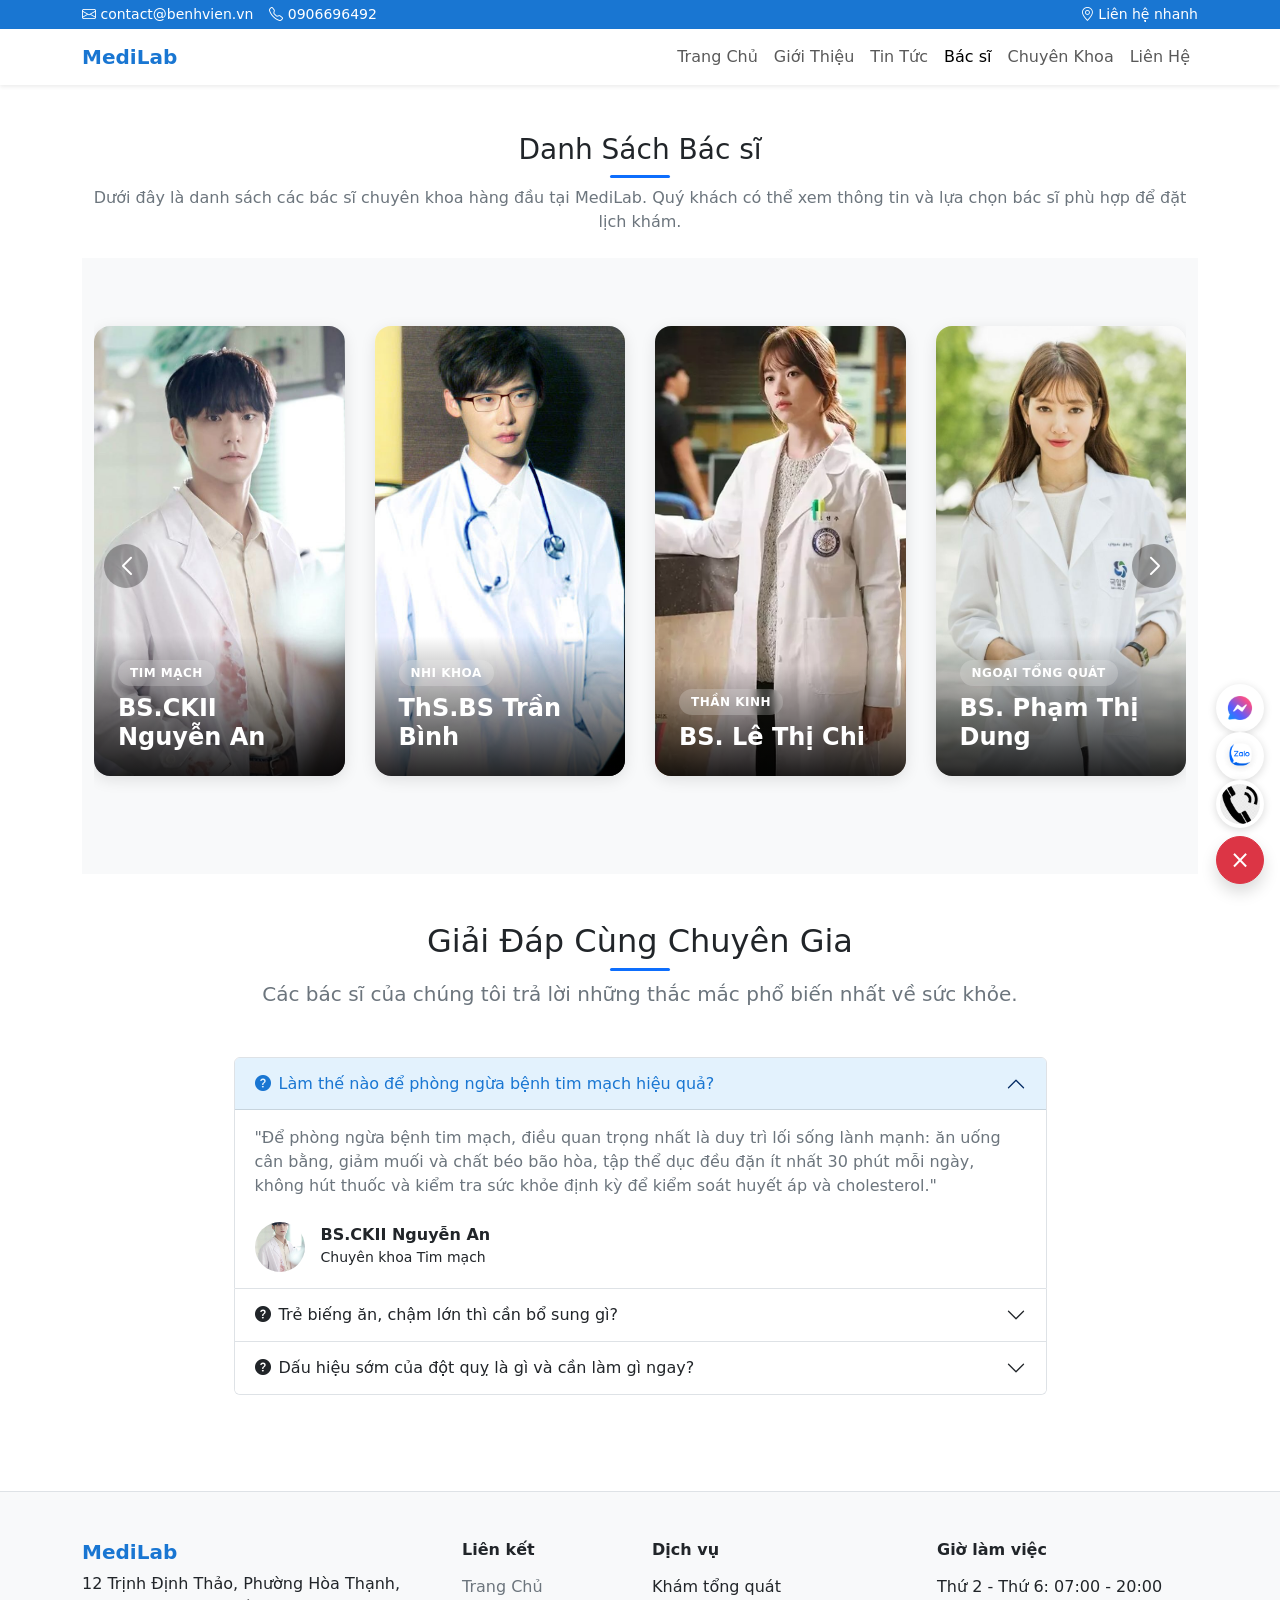
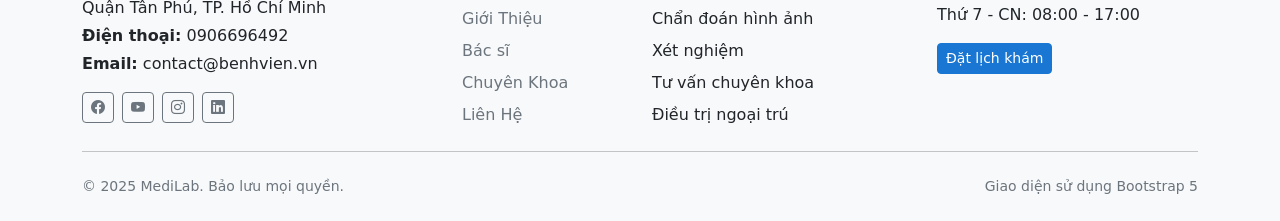
<file: bacSi.html>
<!doctype html>
<html lang="vi">

<head>
  <meta charset="utf-8" />
  <meta name="viewport" content="width=device-width, initial-scale=1" />
  <title>Bác sĩ - MediLab</title>
  <link href="https://cdn.jsdelivr.net/npm/bootstrap@5.3.3/dist/css/bootstrap.min.css" rel="stylesheet" />
  <!-- Bootstrap Icons -->
  <link href="https://cdn.jsdelivr.net/npm/bootstrap-icons@1.11.3/font/bootstrap-icons.css" rel="stylesheet" />
  <link rel="stylesheet" href="https://cdn.jsdelivr.net/npm/swiper@11/swiper-bundle.min.css" />
  <link rel="stylesheet" href="./css/back_to_top.css">
  <style>
    .section-title::after {
      content: "";
      display: block;
      width: 60px;
      height: 3px;
      background: #0d6efd;
      margin: 8px auto 0;
      border-radius: 3px;
    }


    #faq-doctors .accordion-button:not(.collapsed) {
      color: var(--bs-primary);
      background-color: var(--bs-primary-bg-subtle);
      box-shadow: inset 0 -1px 0 rgba(0, 0, 0, .125);
    }

    #faq-doctors .accordion-button:focus {
      box-shadow: 0 0 0 0.25rem rgba(var(--bs-primary-rgb), 0.25);
    }

    #faq-doctors .answer-doctor-img {
      width: 50px;
      height: 50px;
      object-fit: cover;
    }
  </style>
  <link rel="stylesheet" href="./css/style.css">
  <link rel="stylesheet" href="./css/Bac_Si.css">
</head>

<body>
  <!-- thanh thông báo trên cùng -->
  <div id="announcement" class="bg-primary text-white py-1 small">
    <div class="container d-flex flex-wrap justify-content-center justify-content-md-between gap-2">
      <div class="d-flex align-items-center gap-3">
        <span><i class="bi bi-envelope"></i> contact@benhvien.vn</span>
        <span class="d-none d-sm-inline"><i class="bi bi-telephone"></i> 0906696492</span>
      </div>
      <div class="d-flex align-items-center gap-3">
        <a class="text-white text-decoration-none" href="#contact"><i class="bi bi-geo-alt"></i> Liên hệ nhanh</a>
      </div>
    </div>
  </div>

  <!-- header menu -->
  <nav class="navbar navbar-expand-lg navbar-light bg-white shadow-sm sticky-top">
    <div class="container">
      <a class="navbar-brand fw-bold text-primary" href="index.html#home">MediLab</a>
      <button class="navbar-toggler" type="button" data-bs-toggle="collapse" data-bs-target="#mainNav"
        aria-controls="mainNav" aria-expanded="false" aria-label="Toggle navigation">
        <span class="navbar-toggler-icon"></span>
      </button>
      <div class="collapse navbar-collapse" id="mainNav">
        <ul class="navbar-nav ms-auto mb-2 mb-lg-0 align-items-lg-center">
          <li class="nav-item"><a class="nav-link" href="index.html">Trang Chủ</a></li>
          <li class="nav-item"><a class="nav-link" href="gioiThieu.html">Giới Thiệu</a></li>
          <li class="nav-item"><a class="nav-link" href="tinTuc.html">Tin Tức</a></li>
          <li class="nav-item"><a class="nav-link active" href="bacSi.html">Bác sĩ</a></li>
          <li class="nav-item"><a class="nav-link" href="chuyenKhoa.html">Chuyên Khoa</a></li>
          <li class="nav-item"><a class="nav-link " href="lienHe.html">Liên Hệ</a></li>
        </ul>
      </div>
    </div>
  </nav>

  <!-- nội dung trang bác sĩ-->
  <main class="py-5">
    <div class="container">
      <div class="text-center mb-4">
        <h1 class="h3 section-title">Danh Sách Bác sĩ</h1>
        <p class="text-secondary">Dưới đây là danh sách các bác sĩ chuyên khoa hàng đầu tại MediLab. Quý khách có thể
          xem thông tin và lựa chọn bác sĩ phù hợp để đặt lịch khám.</p>
      </div>
    </div>

    <div class="container">
      <!-- danh sách bác sĩ -->
      <section id="doctors" class="py-5 bg-light">
        <div class="container">

          <!-- Carousel Bác sĩ -->
          <div class="swiper doctor-swiper">
            <div class="swiper-wrapper">
              <!-- Slide 1 -->
              <div class="swiper-slide">
                <div class="doctor-card">
                  <img src="./assets/doctor/leedohyun.jpg" alt="Bác sĩ Nguyễn An" />
                  <div class="doctor-card-overlay">
                    <span class="doctor-specialty">Tim mạch</span>
                    <h4 class="doctor-name">BS.CKII Nguyễn An</h4>
                  </div>
                </div>
              </div>

              <!-- Slide 2 -->
              <div class="swiper-slide">
                <div class="doctor-card">
                  <img src="./assets/doctor/leesuk.jpg" alt="Bác sĩ Trần Bình" />
                  <div class="doctor-card-overlay">
                    <span class="doctor-specialty">Nhi khoa</span>
                    <h4 class="doctor-name">ThS.BS Trần Bình</h4>
                  </div>
                </div>
              </div>

              <!-- Slide 3 -->
              <div class="swiper-slide">
                <div class="doctor-card">
                  <img src="./assets/doctor/han.jpg" alt="Bác sĩ Lê Chi" />
                  <div class="doctor-card-overlay">
                    <span class="doctor-specialty">Thần kinh</span>
                    <h4 class="doctor-name">BS. Lê Thị Chi</h4>
                  </div>
                </div>
              </div>

              <!-- Slide 4 -->
              <div class="swiper-slide">
                <div class="doctor-card">
                  <img src="./assets/doctor/parkshin-hye.jpg" alt="Bác sĩ Phạm Dung" />
                  <div class="doctor-card-overlay">
                    <span class="doctor-specialty">Ngoại tổng quát</span>
                    <h4 class="doctor-name">BS. Phạm Thị Dung</h4>
                  </div>
                </div>
              </div>

              <!-- Slide 5 (Thêm) -->
              <div class="swiper-slide">
                <div class="doctor-card">
                  <img src="./assets/doctor/leedongwoook.jpg" alt="Bác sĩ Vũ Mạnh" />
                  <div class="doctor-card-overlay">
                    <span class="doctor-specialty">Da liễu</span>
                    <h4 class="doctor-name">BS. Vũ Hùng Mạnh</h4>
                  </div>
                </div>
              </div>
            </div>

            <!-- Nút điều hướng -->
            <div class="swiper-button-next"></div>
            <div class="swiper-button-prev"></div>
          </div>

        </div>
      </section>
    </div>


    <div class="container">
      <section id="faq-doctors" class="py-5">
        <div class="container">
          <div class="text-center mb-5">
            <h2 class="section-title">Giải Đáp Cùng Chuyên Gia</h2>
            <p class="lead text-secondary">Các bác sĩ của chúng tôi trả lời những thắc mắc phổ biến nhất về sức khỏe.
            </p>
          </div>

          <div class="row justify-content-center">
            <div class="col-lg-9">
              <div class="accordion" id="doctorFaqAccordion">

                <!-- Câu hỏi 1 -->
                <div class="accordion-item">
                  <h2 class="accordion-header">
                    <button class="accordion-button" type="button" data-bs-toggle="collapse"
                      data-bs-target="#collapseOne" aria-expanded="true" aria-controls="collapseOne">
                      <i class="bi bi-question-circle-fill me-2"></i>
                      Làm thế nào để phòng ngừa bệnh tim mạch hiệu quả?
                    </button>
                  </h2>
                  <div id="collapseOne" class="accordion-collapse collapse show" data-bs-parent="#doctorFaqAccordion">
                    <div class="accordion-body">
                      <blockquote class="mb-4 text-secondary">
                        "Để phòng ngừa bệnh tim mạch, điều quan trọng nhất là duy trì lối sống lành mạnh: ăn
                        uống cân bằng, giảm muối và chất béo bão hòa, tập thể dục đều đặn ít nhất 30 phút mỗi
                        ngày, không hút thuốc và kiểm tra sức khỏe định kỳ để kiểm soát huyết áp và cholesterol."
                      </blockquote>
                      <div class="d-flex align-items-center">
                        <img src="./assets/doctor/leedohyun.jpg" alt="BS.CKII Nguyễn An"
                          class="answer-doctor-img rounded-circle me-3">
                        <div>
                          <h6 class="fw-bold mb-0">BS.CKII Nguyễn An</h6>
                          <small>Chuyên khoa Tim mạch</small>
                        </div>
                      </div>
                    </div>
                  </div>
                </div>

                <!-- Câu hỏi 2 -->
                <div class="accordion-item">
                  <h2 class="accordion-header">
                    <button class="accordion-button collapsed" type="button" data-bs-toggle="collapse"
                      data-bs-target="#collapseTwo" aria-expanded="false" aria-controls="collapseTwo">
                      <i class="bi bi-question-circle-fill me-2"></i>
                      Trẻ biếng ăn, chậm lớn thì cần bổ sung gì?
                    </button>
                  </h2>
                  <div id="collapseTwo" class="accordion-collapse collapse" data-bs-parent="#doctorFaqAccordion">
                    <div class="accordion-body">
                      <blockquote class="mb-4 text-secondary">
                        "Khi trẻ biếng ăn, cha mẹ không nên ép con mà hãy chia nhỏ bữa ăn và đa dạng hóa thực
                        đơn. Cần đảm bảo đủ 4 nhóm chất: đạm, béo, đường bột, vitamin và khoáng chất. Các vi
                        chất quan trọng cần chú ý là kẽm, sắt, và vitamin nhóm B. Tốt nhất, hãy đưa bé đến
                        gặp bác sĩ dinh dưỡng để được tư vấn cụ thể."
                      </blockquote>
                      <div class="d-flex align-items-center">
                        <img src="./assets/doctor/leesuk.jpg" alt="ThS.BS Trần Bình"
                          class="answer-doctor-img rounded-circle me-3">
                        <div>
                          <h6 class="fw-bold mb-0">ThS.BS Trần Bình</h6>
                          <small>Chuyên khoa Nhi</small>
                        </div>
                      </div>
                    </div>
                  </div>
                </div>

                <!-- Câu hỏi 3 -->
                <div class="accordion-item">
                  <h2 class="accordion-header">
                    <button class="accordion-button collapsed" type="button" data-bs-toggle="collapse"
                      data-bs-target="#collapseThree" aria-expanded="false" aria-controls="collapseThree">
                      <i class="bi bi-question-circle-fill me-2"></i>
                      Dấu hiệu sớm của đột quỵ là gì và cần làm gì ngay?
                    </button>
                  </h2>
                  <div id="collapseThree" class="accordion-collapse collapse" data-bs-parent="#doctorFaqAccordion">
                    <div class="accordion-body">
                      <blockquote class="mb-4 text-secondary">
                        "Hãy ghi nhớ quy tắc F.A.S.T: **F**ace (Méo mặt), **A**rm (Yếu tay), **S**peech (Nói
                        khó), **T**ime (Thời gian). Khi thấy bất kỳ dấu hiệu nào, hãy gọi cấp cứu ngay lập
                        tức. Tuyệt đối không tự ý cho bệnh nhân uống thuốc hay cạo gió. Thời gian vàng để cứu
                        não là cực kỳ quan trọng."
                      </blockquote>
                      <div class="d-flex align-items-center">
                        <img src="./assets/doctor/han.jpg" alt="BS. Lê Thị Chi"
                          class="answer-doctor-img rounded-circle me-3">
                        <div>
                          <h6 class="fw-bold mb-0">BS. Lê Thị Chi</h6>
                          <small>Chuyên khoa Thần kinh</small>
                        </div>
                      </div>
                    </div>
                  </div>
                </div>
              </div>
            </div>
          </div>
        </div>
      </section>
    </div>

  </main>


  <!-- footer -->
  <footer class="bg-light border-top pt-5">
    <div class="container">
      <div class="row g-4">
        <div class="col-lg-4">
          <h5 class="fw-bold text-primary">MediLab</h5>
          <p class="mb-1">12 Trịnh Định Thảo, Phường Hòa Thạnh, Quận Tân Phú, TP. Hồ Chí Minh</p>
          <p class="mb-1"><span class="fw-semibold">Điện thoại:</span> 0906696492</p>
          <p class="mb-3"><span class="fw-semibold">Email:</span> contact@benhvien.vn</p>
          <div class="d-flex gap-2">
            <a class="btn btn-outline-secondary btn-sm" href="#" aria-label="Facebook"><i
                class="bi bi-facebook"></i></a>
            <a class="btn btn-outline-secondary btn-sm" href="#" aria-label="YouTube"><i class="bi bi-youtube"></i></a>
            <a class="btn btn-outline-secondary btn-sm" href="#" aria-label="Instagram"><i
                class="bi bi-instagram"></i></a>
            <a class="btn btn-outline-secondary btn-sm" href="#" aria-label="LinkedIn"><i
                class="bi bi-linkedin"></i></a>
          </div>
        </div>
        <div class="col-6 col-lg-2">
          <h6 class="fw-semibold mb-3">Liên kết</h6>
          <ul class="list-unstyled mb-0">
            <li class="mb-2"><a class="text-decoration-none text-secondary" href="index.html">Trang Chủ</a></li>
            <li class="mb-2"><a class="text-decoration-none text-secondary" href="lienHe.html">Giới Thiệu</a></li>
            <li class="mb-2"><a class="text-decoration-none text-secondary" href="bacSi.html">Bác sĩ</a></li>
            <li class="mb-2"><a class="text-decoration-none text-secondary" href="chuyenKhoa.html">Chuyên Khoa</a></li>
            <li><a class="text-decoration-none text-secondary" href="lienHe.html">Liên Hệ</a></li>
          </ul>
        </div>
        <div class="col-6 col-lg-3">
          <h6 class="fw-semibold mb-3">Dịch vụ</h6>
          <ul class="list-unstyled mb-0">
            <li class="mb-2">Khám tổng quát</li>
            <li class="mb-2">Chẩn đoán hình ảnh</li>
            <li class="mb-2">Xét nghiệm</li>
            <li class="mb-2">Tư vấn chuyên khoa</li>
            <li>Điều trị ngoại trú</li>
          </ul>
        </div>
        <div class="col-12 col-lg-3">
          <h6 class="fw-semibold mb-3">Giờ làm việc</h6>
          <ul class="list-unstyled">
            <li class="mb-1">Thứ 2 - Thứ 6: 07:00 - 20:00</li>
            <li class="mb-3">Thứ 7 - CN: 08:00 - 17:00</li>
          </ul>
          <a href="lienHe.html" class="btn btn-primary btn-sm">Đặt lịch khám</a>
        </div>
      </div>
      <hr class="my-4" />
      <div class="d-flex flex-column flex-md-row justify-content-between align-items-center pb-4">
        <small class="text-secondary">© 2025 MediLab. Bảo lưu mọi quyền.</small>
        <small class="text-secondary">Giao diện sử dụng Bootstrap 5</small>
      </div>
    </div>
  </footer>

  <!-- nút scroll to top và nút liên hệ (Messenger, Zalo, Gọi điện) -->
  <div id="contactFab" class="fab">
    <div class="d-flex flex-column align-items-center gap-2">
      <a href="#" id="backToTop"
        class="btn btn-primary rounded-circle shadow d-flex align-items-center justify-content-center"
        aria-label="Lên đầu trang">
        <i class="bi bi-arrow-up"></i>
      </a>
      <div class="fab-actions flex-column align-items-center">
        <a href="https://m.me/facebook" target="_blank" rel="noopener" class="d-inline-block" aria-label="Messenger">
          <img src="assets/messager.png" alt="Messenger" />
        </a>
        <a href="https://zalo.me/0906696492" target="_blank" rel="noopener" class="d-inline-block" aria-label="Zalo">
          <img src="assets/zalo.png" alt="Zalo" />
        </a>
        <a href="tel:0906696492" class="d-inline-block" aria-label="Gọi điện">
          <img src="assets/phone.png" alt="Gọi điện" />
        </a>
      </div>
      <button id="fabToggle" type="button" class="btn btn-danger rounded-circle shadow" aria-expanded="false"
        aria-label="Mở liên hệ" style="width:48px;height:48px;font-size:24px;line-height:1">+</button>
    </div>
  </div>

  <!-- script Bootstrap -->
  <script src="https://cdn.jsdelivr.net/npm/bootstrap@5.3.3/dist/js/bootstrap.bundle.min.js"></script>
  <script src="https://cdn.jsdelivr.net/npm/swiper@11/swiper-bundle.min.js"></script>
  <script src="./js/carousel_Bac_Si.js"></script>
  <script src="./js/back_to_top.js"></script>
</body>

</html>
</file>
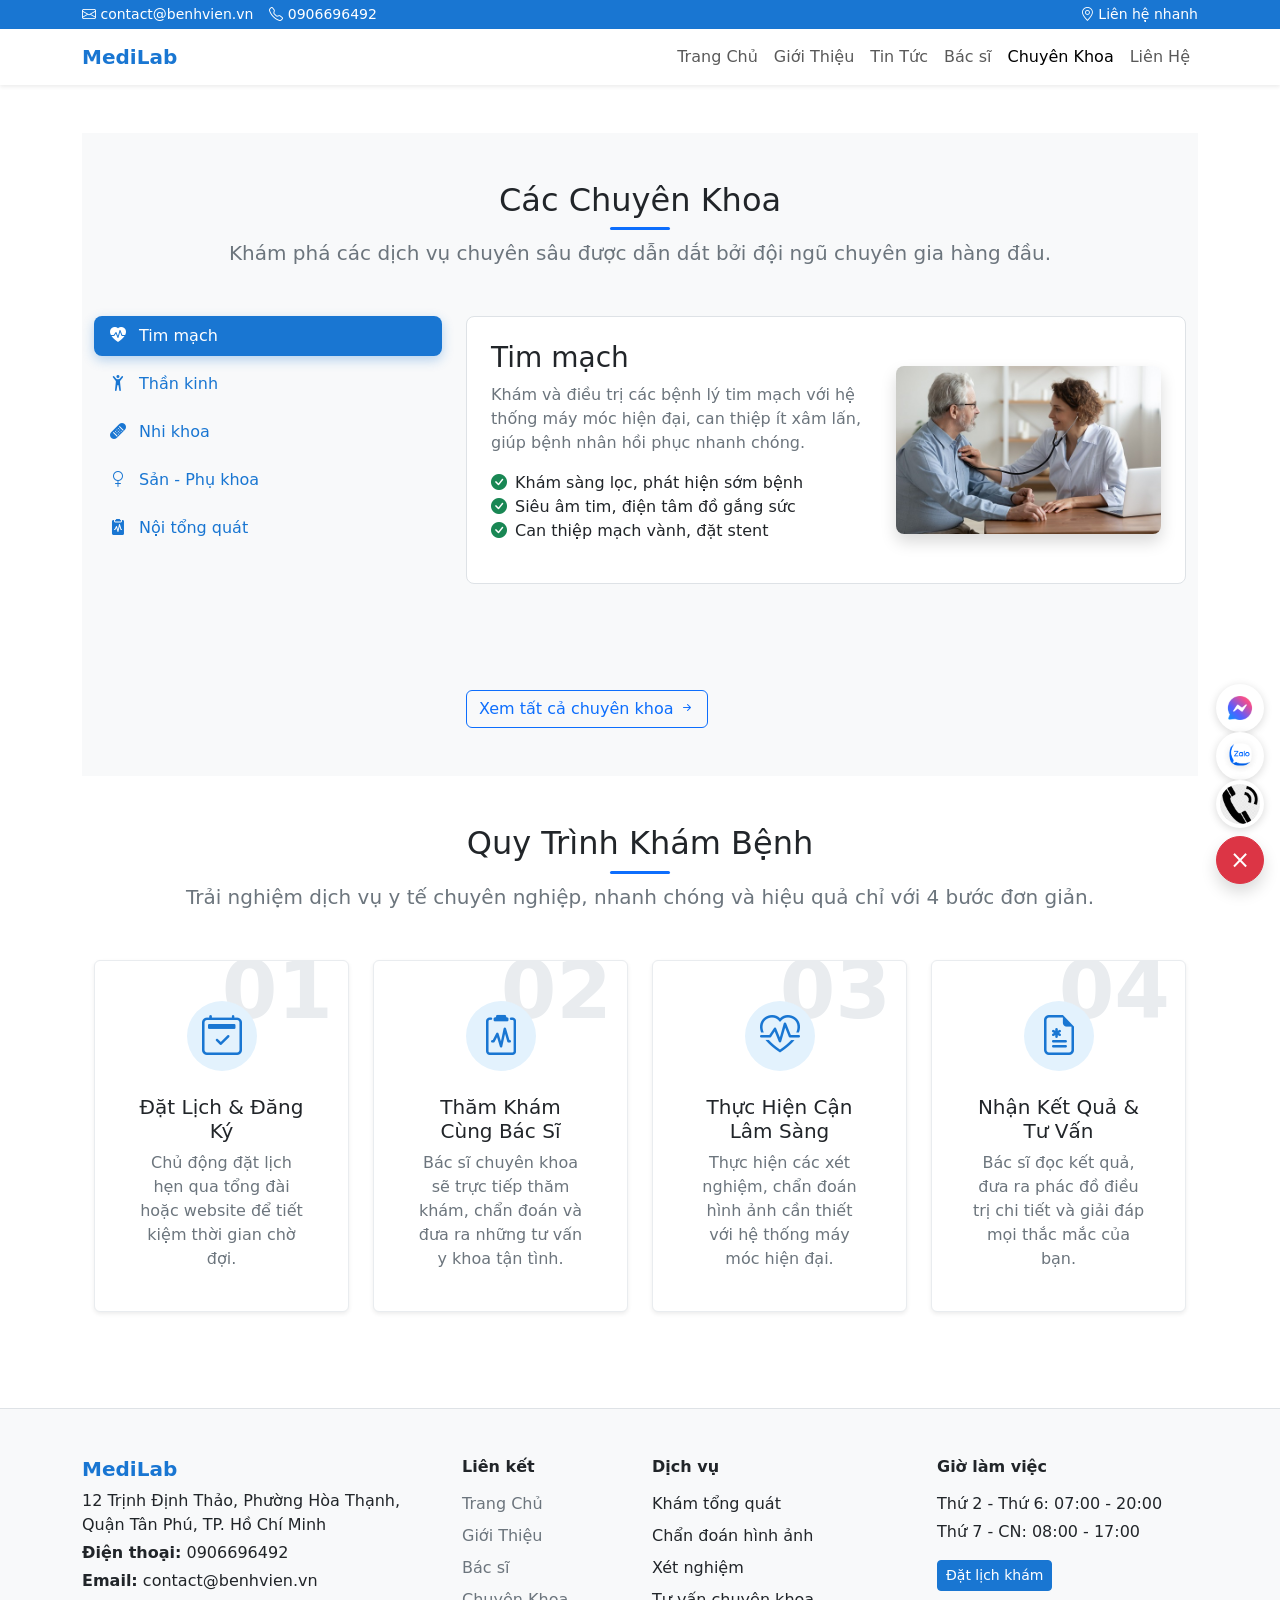
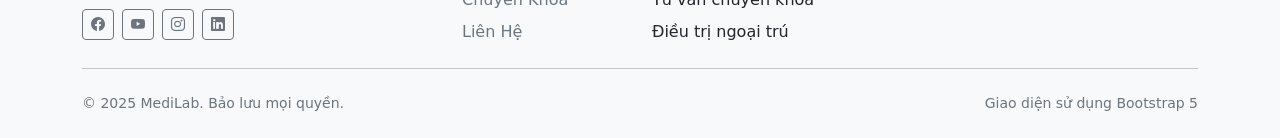
<file: chuyenKhoa.html>
<!doctype html>
<html lang="vi">

<head>
  <meta charset="utf-8" />
  <meta name="viewport" content="width=device-width, initial-scale=1" />
  <title>Chuyên Khoa - MediLab</title>
  <link href="https://cdn.jsdelivr.net/npm/bootstrap@5.3.3/dist/css/bootstrap.min.css" rel="stylesheet" />
  <!-- Bootstrap Icons -->
  <link href="https://cdn.jsdelivr.net/npm/bootstrap-icons@1.11.3/font/bootstrap-icons.css" rel="stylesheet" />
  <style>
    /* style nhỏ gọn, hạn chế CSS tự viết */
    .section-title::after {
      content: "";
      display: block;
      width: 60px;
      height: 3px;
      background: #0d6efd;
      margin: 8px auto 0;
      border-radius: 3px;
    }


    /* chuyên khoa */
    .departments-section .nav-pills .nav-link {
      text-align: left;
      border-radius: .5rem;
      transition: background-color 0.2s ease, color 0.2s ease;
      font-weight: 500;
      margin-bottom: 0.5rem;
    }

    /* Tinh chỉnh trạng thái active để nổi bật hơn */
    .departments-section .nav-pills .nav-link.active {
      background-color: var(--bs-primary);
      color: white;
      box-shadow: 0 4px 12px rgba(var(--bs-primary-rgb), 0.3);
    }

    .departments-section .tab-content {
      min-height: 350px;
      /* Đảm bảo chiều cao đồng đều khi chuyển tab */
    }

    .department-content-wrapper {
      padding: 1.5rem;
      background-color: #ffffff;
      border: 1px solid #dee2e6;
      border-radius: .5rem;
      height: 100%;
    }

    .department-image {
      max-height: 300px;
      width: 100%;
      object-fit: cover;
      border-radius: .5rem;
    }

    /* quy trình khám bênh */
    .process-step {
      position: relative;
      border: 1px solid #e9ecef;
      overflow: hidden;
      transition: transform 0.3s ease, box-shadow 0.3s ease;
    }

    .process-step:hover {
      transform: translateY(-10px);
      box-shadow: 0 .5rem 1.5rem rgba(0, 0, 0, .1) !important;
    }

    .process-step .step-number {
      position: absolute;
      top: -10px;
      right: 15px;
      font-size: 5rem;
      font-weight: 700;
      color: #e9ecef;
      z-index: 0;
      line-height: 1;
    }

    .process-step .step-icon {
      width: 70px;
      height: 70px;
      font-size: 2.5rem;
      z-index: 1;
      position: relative;
    }

    .process-step .card-body {
      z-index: 1;
      position: relative;
    }
  </style>
  <link rel="stylesheet" href="./css/style.css">
  <link rel="stylesheet" href="./css/back_to_top.css">

</head>

<body>
  <!-- thanh thông báo trên cùng -->
  <div id="announcement" class="bg-primary text-white py-1 small">
    <div class="container d-flex flex-wrap justify-content-center justify-content-md-between gap-2">
      <div class="d-flex align-items-center gap-3">
        <span><i class="bi bi-envelope"></i> contact@benhvien.vn</span>
        <span class="d-none d-sm-inline"><i class="bi bi-telephone"></i> 0906696492</span>
      </div>
      <div class="d-flex align-items-center gap-3">
        <a class="text-white text-decoration-none" href="#contact"><i class="bi bi-geo-alt"></i> Liên hệ nhanh</a>
      </div>
    </div>
  </div>

  <!-- header menu -->
  <nav class="navbar navbar-expand-lg navbar-light bg-white shadow-sm sticky-top">
    <div class="container">
      <a class="navbar-brand fw-bold text-primary" href="index.html#home">MediLab</a>
      <button class="navbar-toggler" type="button" data-bs-toggle="collapse" data-bs-target="#mainNav"
        aria-controls="mainNav" aria-expanded="false" aria-label="Toggle navigation">
        <span class="navbar-toggler-icon"></span>
      </button>
      <div class="collapse navbar-collapse" id="mainNav">
        <ul class="navbar-nav ms-auto mb-2 mb-lg-0 align-items-lg-center">
          <li class="nav-item"><a class="nav-link" href="index.html">Trang Chủ</a></li>
          <li class="nav-item"><a class="nav-link" href="gioiThieu.html">Giới Thiệu</a></li>
          <li class="nav-item"><a class="nav-link" href="tinTuc.html">Tin Tức</a></li>
          <li class="nav-item"><a class="nav-link" href="bacSi.html">Bác sĩ</a></li>
          <li class="nav-item"><a class="nav-link active" href="chuyenKhoa.html">Chuyên Khoa</a></li>
          <li class="nav-item"><a class="nav-link" href="lienHe.html">Liên Hệ</a></li>
        </ul>
      </div>
    </div>
  </nav>

  <!-- nội dung trang liên hệ (bạn tự viết) -->
  <main class="py-5">
    <div class="container">
      <!-- chuyên khoa -->
      <section id="departments" class="py-5 bg-light departments-section">
        <div class="container">
          <div class="text-center mb-5">
            <h2 class="section-title">Các Chuyên Khoa </h2>
            <p class="lead text-secondary">Khám phá các dịch vụ chuyên sâu được dẫn dắt bởi đội ngũ chuyên gia hàng
              đầu.</p>
          </div>

          <div class="row g-4">
            <!-- Cột bên trái: Danh sách các Tab Chuyên khoa -->
            <div class="col-lg-4">
              <div class="nav flex-column nav-pills" id="v-pills-tab" role="tablist" aria-orientation="vertical">
                <!-- Tab 1 -->
                <button class="nav-link active" id="v-pills-cardiology-tab" data-bs-toggle="pill"
                  data-bs-target="#v-pills-cardiology" type="button" role="tab" aria-controls="v-pills-cardiology"
                  aria-selected="true">
                  <i class="bi bi-heart-pulse-fill me-2"></i> Tim mạch
                </button>
                <!-- Tab 2 -->
                <button class="nav-link" id="v-pills-neurology-tab" data-bs-toggle="pill"
                  data-bs-target="#v-pills-neurology" type="button" role="tab" aria-controls="v-pills-neurology"
                  aria-selected="false">
                  <i class="bi bi-person-arms-up me-2"></i> Thần kinh
                </button>
                <!-- Tab 3 -->
                <button class="nav-link" id="v-pills-pediatrics-tab" data-bs-toggle="pill"
                  data-bs-target="#v-pills-pediatrics" type="button" role="tab" aria-controls="v-pills-pediatrics"
                  aria-selected="false">
                  <i class="bi bi-bandaid-fill me-2"></i> Nhi khoa
                </button>
                <!-- Tab 4 -->
                <button class="nav-link" id="v-pills-obstetrics-tab" data-bs-toggle="pill"
                  data-bs-target="#v-pills-obstetrics" type="button" role="tab" aria-controls="v-pills-obstetrics"
                  aria-selected="false">
                  <i class="bi bi-gender-female me-2"></i> Sản - Phụ khoa
                </button>
                <!-- Tab 5 -->
                <button class="nav-link" id="v-pills-general-tab" data-bs-toggle="pill"
                  data-bs-target="#v-pills-general" type="button" role="tab" aria-controls="v-pills-general"
                  aria-selected="false">
                  <i class="bi bi-clipboard2-pulse-fill me-2"></i> Nội tổng quát
                </button>
              </div>
            </div>

            <!-- Cột bên phải: Nội dung chi tiết của từng Tab -->
            <div class="col-lg-8">
              <div class="tab-content" id="v-pills-tabContent">

                <!-- Nội dung Tab 1: Tim mạch -->
                <div class="tab-pane fade show active" id="v-pills-cardiology" role="tabpanel"
                  aria-labelledby="v-pills-cardiology-tab">
                  <div class="department-content-wrapper">
                    <div class="row align-items-center g-4">
                      <div class="col-md-7">
                        <h3>Tim mạch</h3>
                        <p class="text-secondary">Khám và điều trị các bệnh lý tim mạch với hệ thống máy
                          móc hiện đại, can thiệp ít xâm lấn, giúp bệnh nhân hồi phục nhanh chóng.</p>
                        <ul class="list-unstyled">
                          <li><i class="bi bi-check-circle-fill text-success me-2"></i>Khám sàng lọc,
                            phát hiện sớm bệnh</li>
                          <li><i class="bi bi-check-circle-fill text-success me-2"></i>Siêu âm tim,
                            điện tâm đồ gắng sức</li>
                          <li><i class="bi bi-check-circle-fill text-success me-2"></i>Can thiệp mạch
                            vành, đặt stent</li>
                        </ul>
                      </div>
                      <div class="col-md-5">
                        <img src="./assets/chuyenKhoa/tim.jpg" alt="Tim mạch" class="department-image shadow">
                      </div>
                    </div>
                  </div>
                </div>

                <!-- Nội dung Tab 2: Thần kinh -->
                <div class="tab-pane fade" id="v-pills-neurology" role="tabpanel"
                  aria-labelledby="v-pills-neurology-tab">
                  <div class="department-content-wrapper">
                    <div class="row align-items-center g-4">
                      <div class="col-md-7">
                        <h3>Thần kinh</h3>
                        <p class="text-secondary">Chuyên chẩn đoán và điều trị các bệnh lý liên quan đến
                          hệ thần kinh trung ương và ngoại biên, bao gồm đột quỵ, đau đầu, động kinh.
                        </p>
                        <ul class="list-unstyled">
                          <li><i class="bi bi-check-circle-fill text-success me-2"></i>Tầm soát và
                            điều trị đột quỵ</li>
                          <li><i class="bi bi-check-circle-fill text-success me-2"></i>Điều trị rối
                            loạn giấc ngủ, trí nhớ</li>
                          <li><i class="bi bi-check-circle-fill text-success me-2"></i>Phục hồi chức
                            năng sau tai biến</li>
                        </ul>
                      </div>
                      <div class="col-md-5">
                        <img src="./assets/chuyenKhoa/thanKinh.jpg" alt="Thần kinh" class="department-image shadow">
                      </div>
                    </div>
                  </div>
                </div>

                <!-- Nội dung Tab 3: Nhi khoa -->
                <div class="tab-pane fade" id="v-pills-pediatrics" role="tabpanel"
                  aria-labelledby="v-pills-pediatrics-tab">
                  <div class="department-content-wrapper">
                    <div class="row align-items-center g-4">
                      <div class="col-md-7">
                        <h3>Nhi khoa</h3>
                        <p class="text-secondary">Chăm sóc sức khỏe toàn diện cho trẻ từ sơ sinh đến vị
                          thành niên, với không gian khám chữa bệnh thân thiện, an toàn cho trẻ.</p>
                        <ul class="list-unstyled">
                          <li><i class="bi bi-check-circle-fill text-success me-2"></i>Khám sức khỏe
                            tổng quát định kỳ</li>
                          <li><i class="bi bi-check-circle-fill text-success me-2"></i>Tiêm chủng theo
                            chương trình quốc gia</li>
                          <li><i class="bi bi-check-circle-fill text-success me-2"></i>Tư vấn dinh
                            dưỡng và phát triển</li>
                        </ul>
                      </div>
                      <div class="col-md-5">
                        <img src="./assets/chuyenKhoa/nhi.jpg" alt="Nhi khoa" class="department-image shadow">
                      </div>
                    </div>
                  </div>
                </div>

                <!-- Nội dung Tab 4: Sản - Phụ khoa-->
                <div class="tab-pane fade" id="v-pills-obstetrics" role="tabpanel"
                  aria-labelledby="v-pills-obstetrics-tab">
                  <div class="department-content-wrapper">
                    <div class="row align-items-center g-4">
                      <div class="col-md-7">
                        <h3>Sản - Phụ khoa</h3>
                        <p class="text-secondary">Cung cấp dịch vụ chăm sóc toàn diện sức khỏe sinh sản
                          cho phụ nữ, từ khám phụ khoa định kỳ, theo dõi thai kỳ đến các phẫu thuật
                          phức tạp.</p>
                        <ul class="list-unstyled">
                          <li><i class="bi bi-check-circle-fill text-success me-2"></i>Theo dõi thai
                            kỳ khỏe mạnh, an toàn</li>
                          <li><i class="bi bi-check-circle-fill text-success me-2"></i>Tầm soát ung
                            thư cổ tử cung, vú</li>
                          <li><i class="bi bi-check-circle-fill text-success me-2"></i>Tư vấn kế hoạch
                            hóa gia đình</li>
                        </ul>
                      </div>
                      <div class="col-md-5">
                        <img src="./assets/chuyenKhoa/san.jpg" alt="Sản - Phụ khoa" class="department-image shadow">
                      </div>
                    </div>
                  </div>
                </div>

                <!-- Nội dung Tab 5: Nội tổng quát -->
                <div class="tab-pane fade" id="v-pills-general" role="tabpanel" aria-labelledby="v-pills-general-tab">
                  <div class="department-content-wrapper">
                    <div class="row align-items-center g-4">
                      <div class="col-md-7">
                        <h3>Nội tổng quát</h3>
                        <p class="text-secondary">Là chuyên khoa ban đầu tiếp nhận và xử lý phần lớn các
                          bệnh lý nội khoa phổ biến ở người trưởng thành, phối hợp với các chuyên khoa
                          khác.</p>
                        <ul class="list-unstyled">
                          <li><i class="bi bi-check-circle-fill text-success me-2"></i>Khám sức khỏe
                            tổng quát, định kỳ</li>
                          <li><i class="bi bi-check-circle-fill text-success me-2"></i>Quản lý bệnh
                            mạn tính (tiểu đường, cao huyết áp)</li>
                          <li><i class="bi bi-check-circle-fill text-success me-2"></i>Tư vấn phòng
                            bệnh và tiêm ngừa</li>
                        </ul>
                      </div>
                      <div class="col-md-5">
                        <img src="./assets/chuyenKhoa/noi.jpg" alt="Nội tổng quát" class="department-image shadow">
                      </div>
                    </div>
                  </div>
                </div>
              </div>

              <!-- Nút Xem Thêm -->
              <div class="text-center text-lg-start mt-4">
                <a href="chuyenKhoa.html" class="btn btn-outline-primary">
                  Xem tất cả chuyên khoa <i class="bi bi-arrow-right-short"></i>
                </a>
              </div>
            </div>
          </div>
        </div>
      </section>


      <section id="process" class="py-5">
        <div class="container">
          <div class="text-center mb-5">
            <h2 class="section-title">Quy Trình Khám Bệnh</h2>
            <p class="lead text-secondary">Trải nghiệm dịch vụ y tế chuyên nghiệp, nhanh chóng và hiệu quả chỉ với 4
              bước đơn giản.</p>
          </div>

          <div class="row g-4">
            <!-- Bước 1 -->
            <div class="col-lg-3 col-md-6">
              <div class="card process-step h-100 text-center p-4 shadow-sm">
                <span class="step-number">01</span>
                <div class="card-body d-flex flex-column align-items-center">
                  <div
                    class="step-icon bg-primary-subtle text-primary rounded-circle d-flex align-items-center justify-content-center mb-4">
                    <i class="bi bi-calendar2-check"></i>
                  </div>
                  <h5 class="card-title">Đặt Lịch & Đăng Ký</h5>
                  <p class="card-text text-secondary">
                    Chủ động đặt lịch hẹn qua tổng đài hoặc website để tiết kiệm thời gian chờ đợi.
                  </p>
                </div>
              </div>
            </div>

            <!-- Bước 2 -->
            <div class="col-lg-3 col-md-6">
              <div class="card process-step h-100 text-center p-4 shadow-sm">
                <span class="step-number">02</span>
                <div class="card-body d-flex flex-column align-items-center">
                  <div
                    class="step-icon bg-primary-subtle text-primary rounded-circle d-flex align-items-center justify-content-center mb-4">
                    <i class="bi bi-clipboard2-pulse"></i>
                  </div>
                  <h5 class="card-title">Thăm Khám Cùng Bác Sĩ</h5>
                  <p class="card-text text-secondary">
                    Bác sĩ chuyên khoa sẽ trực tiếp thăm khám, chẩn đoán và đưa ra những tư vấn y khoa tận tình.
                  </p>
                </div>
              </div>
            </div>

            <!-- Bước 3 -->
            <div class="col-lg-3 col-md-6">
              <div class="card process-step h-100 text-center p-4 shadow-sm">
                <span class="step-number">03</span>
                <div class="card-body d-flex flex-column align-items-center">
                  <div
                    class="step-icon bg-primary-subtle text-primary rounded-circle d-flex align-items-center justify-content-center mb-4">
                    <i class="bi bi-heart-pulse"></i>
                  </div>
                  <h5 class="card-title">Thực Hiện Cận Lâm Sàng</h5>
                  <p class="card-text text-secondary">
                    Thực hiện các xét nghiệm, chẩn đoán hình ảnh cần thiết với hệ thống máy móc hiện đại.
                  </p>
                </div>
              </div>
            </div>

            <!-- Bước 4 -->
            <div class="col-lg-3 col-md-6">
              <div class="card process-step h-100 text-center p-4 shadow-sm">
                <span class="step-number">04</span>
                <div class="card-body d-flex flex-column align-items-center">
                  <div
                    class="step-icon bg-primary-subtle text-primary rounded-circle d-flex align-items-center justify-content-center mb-4">
                    <i class="bi bi-file-earmark-medical"></i>
                  </div>
                  <h5 class="card-title">Nhận Kết Quả & Tư Vấn</h5>
                  <p class="card-text text-secondary">
                    Bác sĩ đọc kết quả, đưa ra phác đồ điều trị chi tiết và giải đáp mọi thắc mắc của bạn.
                  </p>
                </div>
              </div>
            </div>
          </div>
        </div>
      </section>

    </div>
  </main>

  <!-- footer -->
  <footer class="bg-light border-top pt-5">
    <div class="container">
      <div class="row g-4">
        <div class="col-lg-4">
          <h5 class="fw-bold text-primary">MediLab</h5>
          <p class="mb-1">12 Trịnh Định Thảo, Phường Hòa Thạnh, Quận Tân Phú, TP. Hồ Chí Minh</p>
          <p class="mb-1"><span class="fw-semibold">Điện thoại:</span> 0906696492</p>
          <p class="mb-3"><span class="fw-semibold">Email:</span> contact@benhvien.vn</p>
          <div class="d-flex gap-2">
            <a class="btn btn-outline-secondary btn-sm" href="#" aria-label="Facebook"><i
                class="bi bi-facebook"></i></a>
            <a class="btn btn-outline-secondary btn-sm" href="#" aria-label="YouTube"><i class="bi bi-youtube"></i></a>
            <a class="btn btn-outline-secondary btn-sm" href="#" aria-label="Instagram"><i
                class="bi bi-instagram"></i></a>
            <a class="btn btn-outline-secondary btn-sm" href="#" aria-label="LinkedIn"><i
                class="bi bi-linkedin"></i></a>
          </div>
        </div>
        <div class="col-6 col-lg-2">
          <h6 class="fw-semibold mb-3">Liên kết</h6>
          <ul class="list-unstyled mb-0">
            <li class="mb-2"><a class="text-decoration-none text-secondary" href="index.html">Trang Chủ</a></li>
            <li class="mb-2"><a class="text-decoration-none text-secondary" href="gioiThieu.html">Giới Thiệu</a></li>
            <li class="mb-2"><a class="text-decoration-none text-secondary" href="bacSi.html">Bác sĩ</a></li>
            <li class="mb-2"><a class="text-decoration-none text-secondary" href="chuyenKhoa.html">Chuyên Khoa</a></li>
            <li><a class="text-decoration-none text-secondary" href="lienHe.html">Liên Hệ</a></li>
          </ul>
        </div>
        <div class="col-6 col-lg-3">
          <h6 class="fw-semibold mb-3">Dịch vụ</h6>
          <ul class="list-unstyled mb-0">
            <li class="mb-2">Khám tổng quát</li>
            <li class="mb-2">Chẩn đoán hình ảnh</li>
            <li class="mb-2">Xét nghiệm</li>
            <li class="mb-2">Tư vấn chuyên khoa</li>
            <li>Điều trị ngoại trú</li>
          </ul>
        </div>
        <div class="col-12 col-lg-3">
          <h6 class="fw-semibold mb-3">Giờ làm việc</h6>
          <ul class="list-unstyled">
            <li class="mb-1">Thứ 2 - Thứ 6: 07:00 - 20:00</li>
            <li class="mb-3">Thứ 7 - CN: 08:00 - 17:00</li>
          </ul>
          <a href="lienHe.html" class="btn btn-primary btn-sm">Đặt lịch khám</a>
        </div>
      </div>
      <hr class="my-4" />
      <div class="d-flex flex-column flex-md-row justify-content-between align-items-center pb-4">
        <small class="text-secondary">© 2025 MediLab. Bảo lưu mọi quyền.</small>
        <small class="text-secondary">Giao diện sử dụng Bootstrap 5</small>
      </div>
    </div>
  </footer>

    <!-- nút scroll to top và nút liên hệ (Messenger, Zalo, Gọi điện) -->
    <div id="contactFab" class="fab">
      <div class="d-flex flex-column align-items-center gap-2">
        <a href="#" id="backToTop"
          class="btn btn-primary rounded-circle shadow d-flex align-items-center justify-content-center"
          aria-label="Lên đầu trang">
          <i class="bi bi-arrow-up"></i>
        </a>
        <div class="fab-actions flex-column align-items-center">
          <a href="https://m.me/facebook" target="_blank" rel="noopener" class="d-inline-block" aria-label="Messenger">
            <img src="assets/messager.png" alt="Messenger" />
          </a>
          <a href="https://zalo.me/0906696492" target="_blank" rel="noopener" class="d-inline-block" aria-label="Zalo">
            <img src="assets/zalo.png" alt="Zalo" />
          </a>
          <a href="tel:0906696492" class="d-inline-block" aria-label="Gọi điện">
            <img src="assets/phone.png" alt="Gọi điện" />
          </a>
        </div>
        <button id="fabToggle" type="button" class="btn btn-danger rounded-circle shadow" aria-expanded="false"
          aria-label="Mở liên hệ" style="width:48px;height:48px;font-size:24px;line-height:1">+</button>
      </div>
    </div>

  <!-- script Bootstrap -->
  <script src="https://cdn.jsdelivr.net/npm/bootstrap@5.3.3/dist/js/bootstrap.bundle.min.js"></script>
  <script src="./js/back_to_top.js"></script>
</body>

</html>
</file>
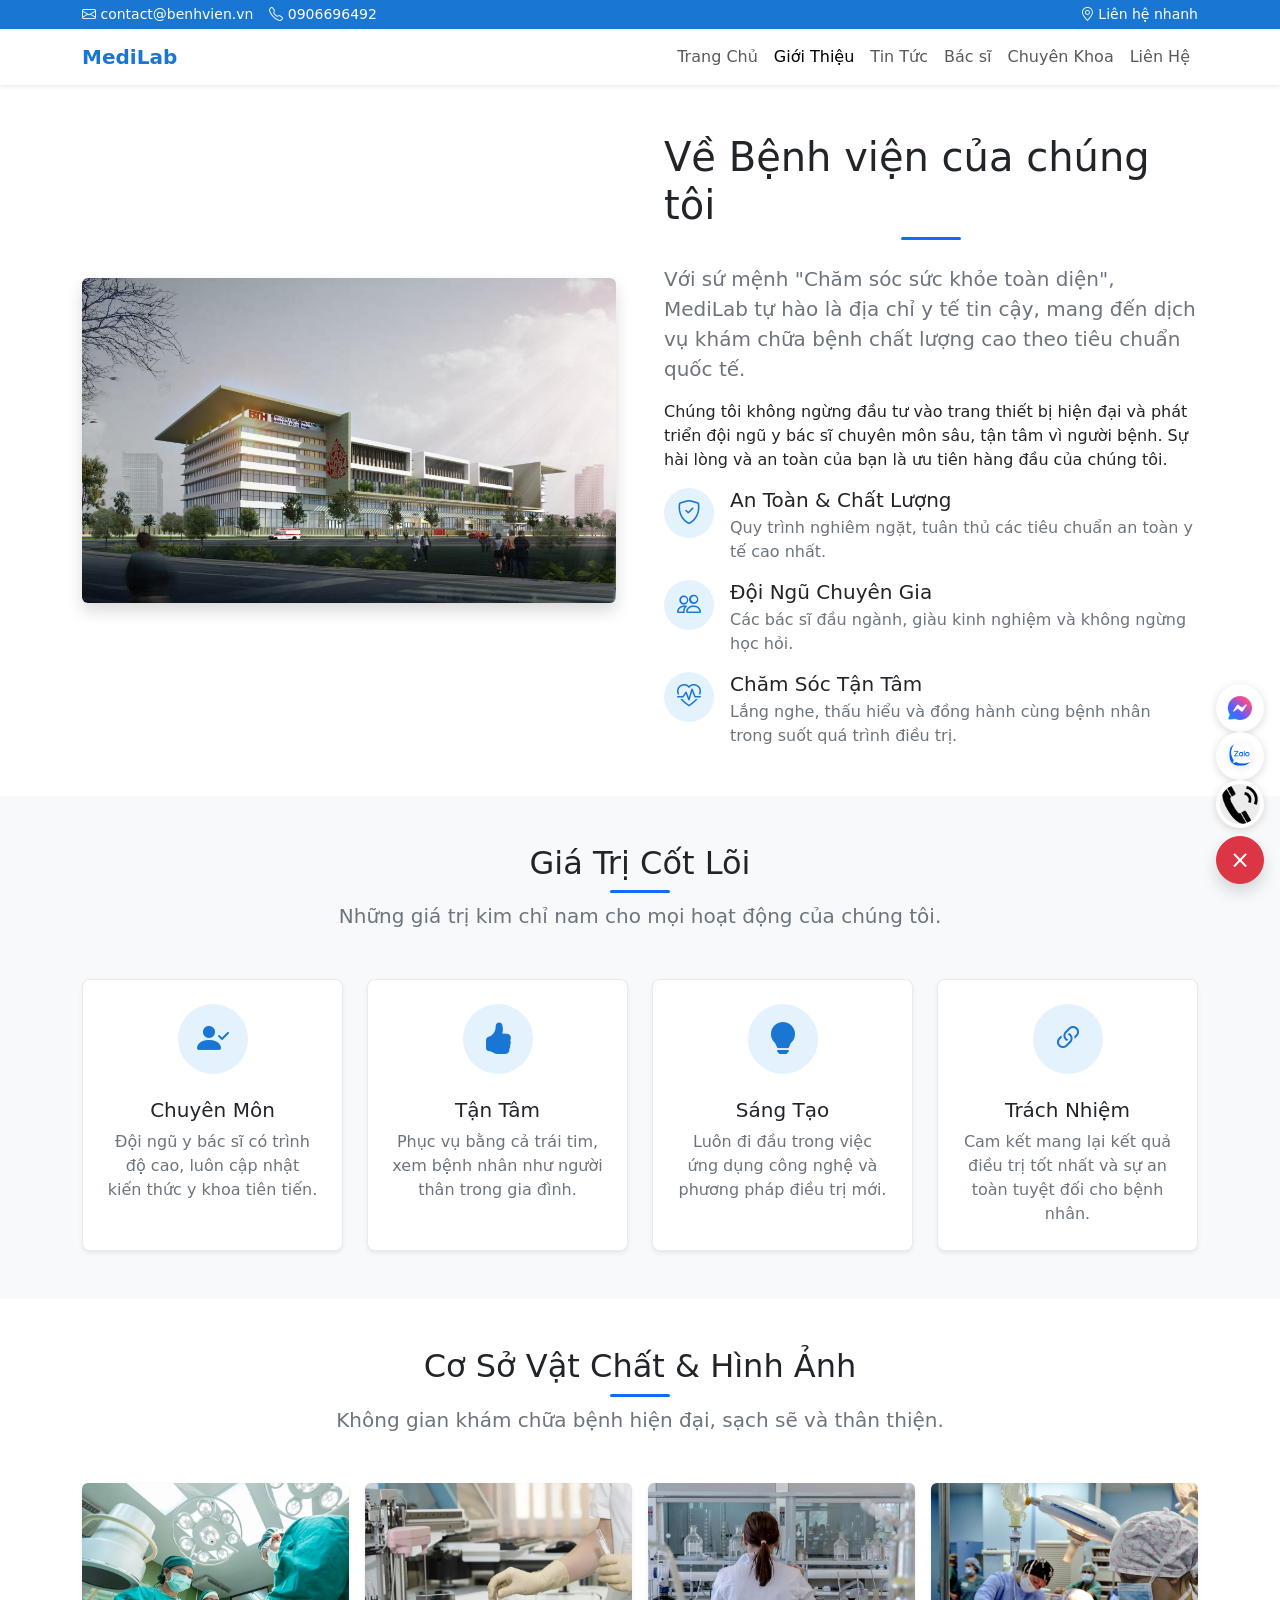
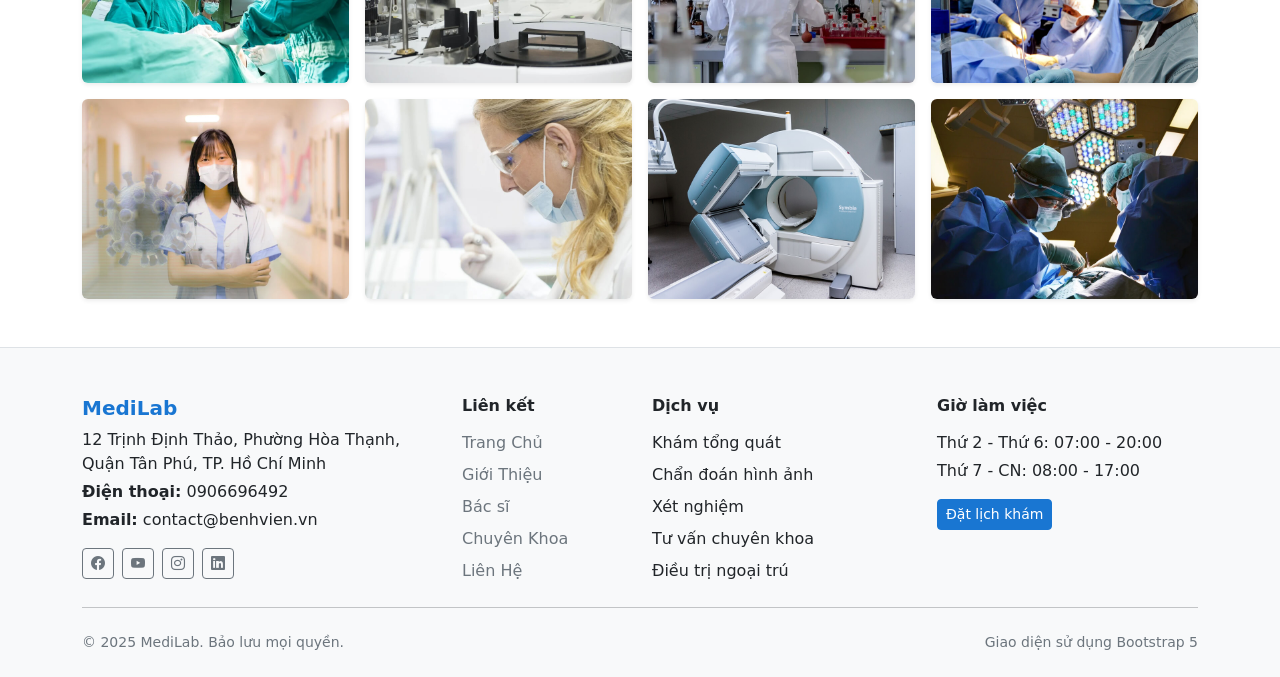
<file: gioiThieu.html>
<!doctype html>
<html lang="vi">

<head>
  <meta charset="utf-8" />
  <meta name="viewport" content="width=device-width, initial-scale=1" />
  <title>Giới thiệu - MediLab</title>
  <link href="https://cdn.jsdelivr.net/npm/bootstrap@5.3.3/dist/css/bootstrap.min.css" rel="stylesheet" />
  <!-- Bootstrap Icons -->
  <link href="https://cdn.jsdelivr.net/npm/bootstrap-icons@1.11.3/font/bootstrap-icons.css" rel="stylesheet" />
  <link rel="stylesheet" href="./css/style.css">
  <link rel="stylesheet" href="./css/back_to_top.css">

  <style>
    /* style nhỏ gọn, hạn chế CSS tự viết */
    .section-title::after {
      content: "";
      display: block;
      width: 60px;
      height: 3px;
      background: #0d6efd;
      margin: 8px auto 0;
      border-radius: 3px;
    }

    .about-video-container {
      position: relative;
      cursor: pointer;
    }


    .about-video-container:hover .play-icon {
      transform: translate(-50%, -50%) scale(1.1);
      background-color: rgba(var(--bs-primary-rgb), 1);
    }

    .feature-icon {
      width: 50px;
      height: 50px;
      flex-shrink: 0;
      display: flex;
      align-items: center;
      justify-content: center;
      font-size: 1.5rem;
    }

    /* Section Giá trị cốt lõi */
    .value-card {
      border: 1px solid #e9ecef;
      transition: transform 0.3s ease, box-shadow 0.3s ease;
    }

    .value-card:hover {
      transform: translateY(-10px);
      box-shadow: 0 .5rem 1.5rem rgba(0, 0, 0, .1) !important;
      border-color: var(--bs-primary);
    }

    .value-card .icon-box {
      width: 70px;
      height: 70px;
      font-size: 2rem;
      transition: background-color 0.3s ease;
    }

    .value-card:hover .icon-box {
      background-color: var(--bs-primary) !important;
      color: white !important;
    }

    /* Section Thư viện ảnh */
    .gallery-item img {
      transition: transform 0.3s ease, filter 0.3s ease;
    }

    .gallery-item:hover img {
      transform: scale(1.05);
      filter: brightness(1.1);
    }
  </style>
</head>

<body>
  <!-- thanh thông báo trên cùng -->
  <div id="announcement" class="bg-primary text-white py-1 small">
    <div class="container d-flex flex-wrap justify-content-center justify-content-md-between gap-2">
      <div class="d-flex align-items-center gap-3">
        <span><i class="bi bi-envelope"></i> contact@benhvien.vn</span>
        <span class="d-none d-sm-inline"><i class="bi bi-telephone"></i> 0906696492</span>
      </div>
      <div class="d-flex align-items-center gap-3">
        <a class="text-white text-decoration-none" href="#contact"><i class="bi bi-geo-alt"></i> Liên hệ nhanh</a>
      </div>
    </div>
  </div>

  <!-- header menu -->
  <nav class="navbar navbar-expand-lg navbar-light bg-white shadow-sm sticky-top">
    <div class="container">
      <a class="navbar-brand fw-bold text-primary" href="index.html#home">MediLab</a>
      <button class="navbar-toggler" type="button" data-bs-toggle="collapse" data-bs-target="#mainNav"
        aria-controls="mainNav" aria-expanded="false" aria-label="Toggle navigation">
        <span class="navbar-toggler-icon"></span>
      </button>
      <div class="collapse navbar-collapse" id="mainNav">
        <ul class="navbar-nav ms-auto mb-2 mb-lg-0 align-items-lg-center">
          <li class="nav-item"><a class="nav-link" href="index.html">Trang Chủ</a></li>
          <li class="nav-item"><a class="nav-link active" href="gioiThieu.html">Giới Thiệu</a></li>
          <li class="nav-item"><a class="nav-link" href="tinTuc.html">Tin Tức</a></li>
          <li class="nav-item"><a class="nav-link" href="bacSi.html">Bác sĩ</a></li>
          <li class="nav-item"><a class="nav-link" href="chuyenKhoa.html">Chuyên Khoa</a></li>
          <li class="nav-item"><a class="nav-link" href="lienHe.html">Liên Hệ</a></li>
        </ul>
      </div>
    </div>
  </nav>

  <main>
    <!-- SECTION 1: VỀ CHÚNG TÔI (Lấy cảm hứng từ ảnh 1) -->
    <section id="about-us" class="py-5">
      <div class="container">
        <div class="row g-5 align-items-center">
          <!-- Cột video/hình ảnh -->
          <div class="col-lg-6">
            <div class="about-video-container rounded shadow">
              <img src="./assets/banner/gioiThieu.jpg" class="img-fluid rounded" alt="Đội ngũ bác sĩ MediLab">
            </div>
          </div>
          <!-- Cột nội dung -->
          <div class="col-lg-6">
            <h1 class="section-title text-start mb-4" style="margin: 0;">Về Bệnh viện của chúng tôi </h1>
            <p class="lead text-secondary">
              Với sứ mệnh "Chăm sóc sức khỏe toàn diện", MediLab tự hào là địa chỉ y tế tin cậy, mang đến
              dịch vụ khám chữa bệnh chất lượng cao theo tiêu chuẩn quốc tế.
            </p>
            <p>
              Chúng tôi không ngừng đầu tư vào trang thiết bị hiện đại và phát triển đội ngũ y bác sĩ chuyên môn
              sâu, tận tâm vì người bệnh. Sự hài lòng và an toàn của bạn là ưu tiên hàng đầu của chúng tôi.
            </p>
            <!-- Các điểm nổi bật -->
            <div class="d-flex align-items-start mb-3">
              <div class="feature-icon bg-primary-subtle text-primary rounded-circle me-3">
                <i class="bi bi-shield-check"></i>
              </div>
              <div>
                <h5 class="mb-1">An Toàn & Chất Lượng</h5>
                <p class="text-secondary mb-0">Quy trình nghiêm ngặt, tuân thủ các tiêu chuẩn an toàn y tế
                  cao nhất.</p>
              </div>
            </div>
            <div class="d-flex align-items-start mb-3">
              <div class="feature-icon bg-primary-subtle text-primary rounded-circle me-3">
                <i class="bi bi-people"></i>
              </div>
              <div>
                <h5 class="mb-1">Đội Ngũ Chuyên Gia</h5>
                <p class="text-secondary mb-0">Các bác sĩ đầu ngành, giàu kinh nghiệm và không ngừng học hỏi.
                </p>
              </div>
            </div>
            <div class="d-flex align-items-start">
              <div class="feature-icon bg-primary-subtle text-primary rounded-circle me-3">
                <i class="bi bi-heart-pulse"></i>
              </div>
              <div>
                <h5 class="mb-1">Chăm Sóc Tận Tâm</h5>
                <p class="text-secondary mb-0">Lắng nghe, thấu hiểu và đồng hành cùng bệnh nhân trong suốt
                  quá trình điều trị.</p>
              </div>
            </div>
          </div>
        </div>
      </div>
    </section>

    <!-- GIÁ TRỊ CỐT LÕI -->
    <section id="core-values" class="py-5 bg-light">
      <div class="container">
        <div class="text-center mb-5">
          <h2 class="section-title">Giá Trị Cốt Lõi</h2>
          <p class="lead text-secondary">Những giá trị kim chỉ nam cho mọi hoạt động của chúng tôi.</p>
        </div>
        <div class="row row-cols-1 row-cols-md-2 row-cols-lg-4 g-4 text-center">
          <!-- Giá trị 1 -->
          <div class="col">
            <div class="card value-card h-100 p-4 rounded-3 shadow-sm">
              <div
                class="icon-box bg-primary-subtle text-primary rounded-circle mx-auto d-flex align-items-center justify-content-center">
                <i class="bi bi-person-check-fill"></i>
              </div>
              <h5 class="card-title mt-4">Chuyên Môn</h5>
              <p class="card-text text-secondary">Đội ngũ y bác sĩ có trình độ cao, luôn cập nhật kiến thức y khoa tiên
                tiến.</p>
            </div>
          </div>
          <!-- Giá trị 2 -->
          <div class="col">
            <div class="card value-card h-100 p-4 rounded-3 shadow-sm">
              <div
                class="icon-box bg-primary-subtle text-primary rounded-circle mx-auto d-flex align-items-center justify-content-center">
                <i class="bi bi-hand-thumbs-up-fill"></i>
              </div>
              <h5 class="card-title mt-4">Tận Tâm</h5>
              <p class="card-text text-secondary">Phục vụ bằng cả trái tim, xem bệnh nhân như người thân trong gia đình.
              </p>
            </div>
          </div>
          <!-- Giá trị 3 -->
          <div class="col">
            <div class="card value-card h-100 p-4 rounded-3 shadow-sm">
              <div
                class="icon-box bg-primary-subtle text-primary rounded-circle mx-auto d-flex align-items-center justify-content-center">
                <i class="bi bi-lightbulb-fill"></i>
              </div>
              <h5 class="card-title mt-4">Sáng Tạo</h5>
              <p class="card-text text-secondary">Luôn đi đầu trong việc ứng dụng công nghệ và phương pháp điều trị mới.
              </p>
            </div>
          </div>
          <!-- Giá trị 4 -->
          <div class="col">
            <div class="card value-card h-100 p-4 rounded-3 shadow-sm">
              <div
                class="icon-box bg-primary-subtle text-primary rounded-circle mx-auto d-flex align-items-center justify-content-center">
                <i class="bi bi-link-45deg"></i>
              </div>
              <h5 class="card-title mt-4">Trách Nhiệm</h5>
              <p class="card-text text-secondary">Cam kết mang lại kết quả điều trị tốt nhất và sự an toàn tuyệt đối cho
                bệnh nhân.</p>
            </div>
          </div>
        </div>
      </div>
    </section>

    <!-- SECTION 3: THƯ VIỆN ẢNH -->
    <section id="gallery" class="py-5">
      <div class="container">
        <div class="text-center mb-5">
          <h2 class="section-title">Cơ Sở Vật Chất & Hình Ảnh</h2>
          <p class="lead text-secondary">Không gian khám chữa bệnh hiện đại, sạch sẽ và thân thiện.</p>
        </div>
        <div class="row g-3">
          <div class="col-lg-3 col-md-6 col-6 gallery-item"><img class="img-fluid rounded shadow-sm w-100"
              style="height: 200px; object-fit: cover;" src="./assets/gallery/gallery-1.jpg" alt="Phòng phẫu thuật">
          </div>
          <div class="col-lg-3 col-md-6 col-6 gallery-item"><img class="img-fluid rounded shadow-sm w-100"
              style="height: 200px; object-fit: cover;" src="./assets/gallery/gallery-2.jpg" alt="Phòng xét nghiệm">
          </div>
          <div class="col-lg-3 col-md-6 col-6 gallery-item"><img class="img-fluid rounded shadow-sm w-100"
              style="height: 200px; object-fit: cover;" src="./assets/gallery/gallery-3.jpg" alt="Nghiên cứu khoa học">
          </div>
          <div class="col-lg-3 col-md-6 col-6 gallery-item"><img class="img-fluid rounded shadow-sm w-100"
              style="height: 200px; object-fit: cover;" src="./assets/gallery/gallery-4.jpg" alt="Bác sĩ phẫu thuật">
          </div>
          <div class="col-lg-3 col-md-6 col-6 gallery-item"><img class="img-fluid rounded shadow-sm w-100"
              style="height: 200px; object-fit: cover;" src="./assets/gallery/gallery-5.jpg" alt="Bác sĩ tư vấn"></div>
          <div class="col-lg-3 col-md-6 col-6 gallery-item"><img class="img-fluid rounded shadow-sm w-100"
              style="height: 200px; object-fit: cover;" src="./assets/gallery/gallery-6.jpg" alt="Phòng bệnh"></div>
          <div class="col-lg-3 col-md-6 col-6 gallery-item"><img class="img-fluid rounded shadow-sm w-100"
              style="height: 200px; object-fit: cover;" src="./assets/gallery/gallery-7.jpg" alt="Máy MRI"></div>
          <div class="col-lg-3 col-md-6 col-6 gallery-item"><img class="img-fluid rounded shadow-sm w-100"
              style="height: 200px; object-fit: cover;" src="./assets/gallery/gallery-8.jpg" alt="Thiết bị y tế"></div>
        </div>
      </div>
    </section>

  </main>

  <!-- footer -->
  <footer class="bg-light border-top pt-5">
    <div class="container">
      <div class="row g-4">
        <div class="col-lg-4">
          <h5 class="fw-bold text-primary">MediLab</h5>
          <p class="mb-1">12 Trịnh Định Thảo, Phường Hòa Thạnh, Quận Tân Phú, TP. Hồ Chí Minh</p>
          <p class="mb-1"><span class="fw-semibold">Điện thoại:</span> 0906696492</p>
          <p class="mb-3"><span class="fw-semibold">Email:</span> contact@benhvien.vn</p>
          <div class="d-flex gap-2">
            <a class="btn btn-outline-secondary btn-sm" href="#" aria-label="Facebook"><i
                class="bi bi-facebook"></i></a>
            <a class="btn btn-outline-secondary btn-sm" href="#" aria-label="YouTube"><i class="bi bi-youtube"></i></a>
            <a class="btn btn-outline-secondary btn-sm" href="#" aria-label="Instagram"><i
                class="bi bi-instagram"></i></a>
            <a class="btn btn-outline-secondary btn-sm" href="#" aria-label="LinkedIn"><i
                class="bi bi-linkedin"></i></a>
          </div>
        </div>
        <div class="col-6 col-lg-2">
          <h6 class="fw-semibold mb-3">Liên kết</h6>
          <ul class="list-unstyled mb-0">
            <li class="mb-2"><a class="text-decoration-none text-secondary" href="index.html">Trang Chủ</a></li>
            <li class="mb-2"><a class="text-decoration-none text-secondary" href="gioiThieu.html">Giới Thiệu</a></li>
            <li class="mb-2"><a class="text-decoration-none text-secondary" href="bacSi.html">Bác sĩ</a></li>
            <li class="mb-2"><a class="text-decoration-none text-secondary" href="chuyenKhoa.html">Chuyên Khoa</a></li>
            <li><a class="text-decoration-none text-secondary" href="lienHe.html">Liên Hệ</a></li>
          </ul>
        </div>
        <div class="col-6 col-lg-3">
          <h6 class="fw-semibold mb-3">Dịch vụ</h6>
          <ul class="list-unstyled mb-0">
            <li class="mb-2">Khám tổng quát</li>
            <li class="mb-2">Chẩn đoán hình ảnh</li>
            <li class="mb-2">Xét nghiệm</li>
            <li class="mb-2">Tư vấn chuyên khoa</li>
            <li>Điều trị ngoại trú</li>
          </ul>
        </div>
        <div class="col-12 col-lg-3">
          <h6 class="fw-semibold mb-3">Giờ làm việc</h6>
          <ul class="list-unstyled">
            <li class="mb-1">Thứ 2 - Thứ 6: 07:00 - 20:00</li>
            <li class="mb-3">Thứ 7 - CN: 08:00 - 17:00</li>
          </ul>
          <a href="lienHe.html" class="btn btn-primary btn-sm">Đặt lịch khám</a>
        </div>
      </div>
      <hr class="my-4" />
      <div class="d-flex flex-column flex-md-row justify-content-between align-items-center pb-4">
        <small class="text-secondary">© 2025 MediLab. Bảo lưu mọi quyền.</small>
        <small class="text-secondary">Giao diện sử dụng Bootstrap 5</small>
      </div>
    </div>
  </footer>


  <!-- nút scroll to top và nút liên hệ (Messenger, Zalo, Gọi điện) -->
  <div id="contactFab" class="fab">
    <div class="d-flex flex-column align-items-center gap-2">
      <a href="#" id="backToTop"
        class="btn btn-primary rounded-circle shadow d-flex align-items-center justify-content-center"
        aria-label="Lên đầu trang">
        <i class="bi bi-arrow-up"></i>
      </a>
      <div class="fab-actions flex-column align-items-center">
        <a href="https://m.me/facebook" target="_blank" rel="noopener" class="d-inline-block" aria-label="Messenger">
          <img src="assets/messager.png" alt="Messenger" />
        </a>
        <a href="https://zalo.me/0906696492" target="_blank" rel="noopener" class="d-inline-block" aria-label="Zalo">
          <img src="assets/zalo.png" alt="Zalo" />
        </a>
        <a href="tel:0906696492" class="d-inline-block" aria-label="Gọi điện">
          <img src="assets/phone.png" alt="Gọi điện" />
        </a>
      </div>
      <button id="fabToggle" type="button" class="btn btn-danger rounded-circle shadow" aria-expanded="false"
        aria-label="Mở liên hệ" style="width:48px;height:48px;font-size:24px;line-height:1">+</button>
    </div>
  </div>

  <!-- script Bootstrap -->
  <script src="https://cdn.jsdelivr.net/npm/bootstrap@5.3.3/dist/js/bootstrap.bundle.min.js"></script>
  <script src="./js/back_to_top.js"></script>
</body>

</html>
</file>
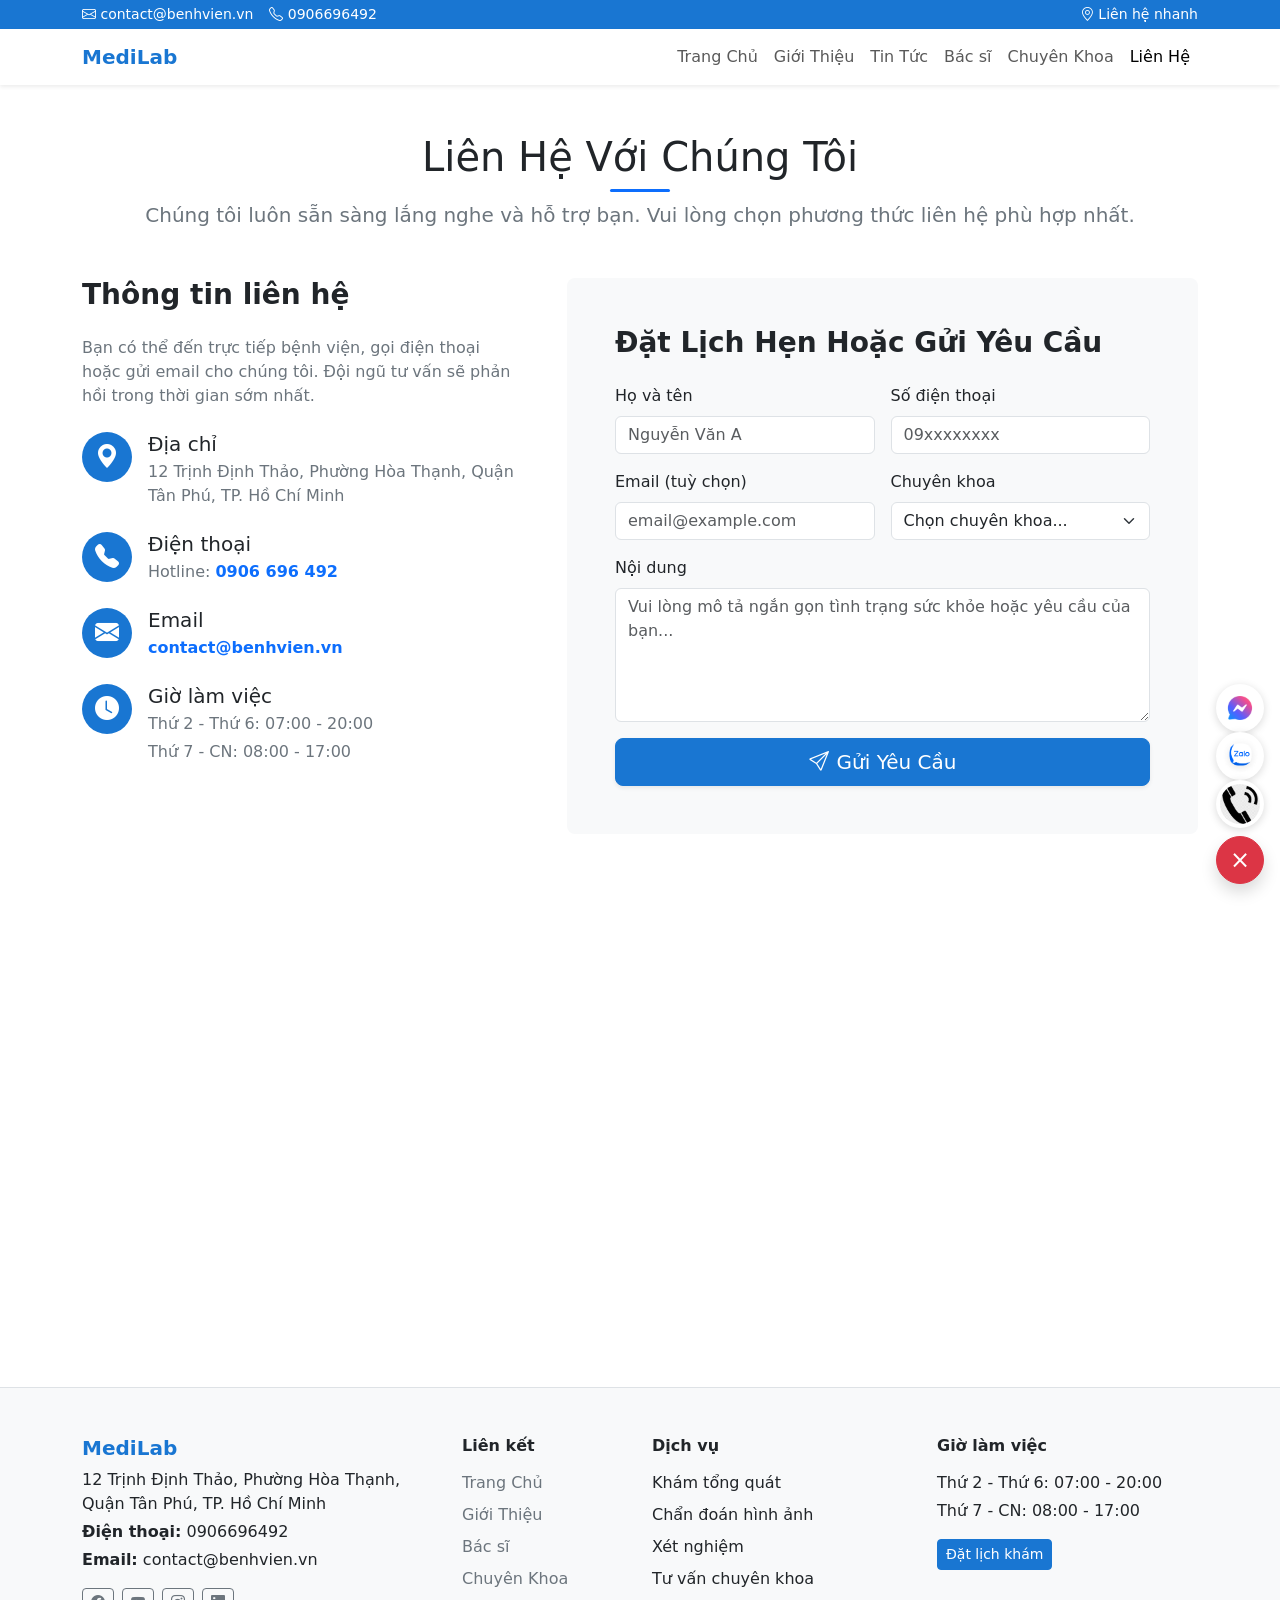
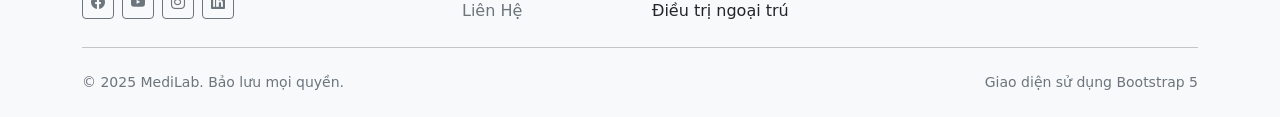
<file: lienHe.html>
<!doctype html>
<html lang="vi">

<head>
    <meta charset="utf-8" />
    <meta name="viewport" content="width=device-width, initial-scale=1" />
    <title>Liên Hệ - MediLab</title>
    <link href="https://cdn.jsdelivr.net/npm/bootstrap@5.3.3/dist/css/bootstrap.min.css" rel="stylesheet" />
    <!-- Bootstrap Icons -->
    <link href="https://cdn.jsdelivr.net/npm/bootstrap-icons@1.11.3/font/bootstrap-icons.css" rel="stylesheet" />
    <style>
        /* style nhỏ gọn, hạn chế CSS tự viết */
        .section-title::after {
            content: "";
            display: block;
            width: 60px;
            height: 3px;
            background: #0d6efd;
            margin: 8px auto 0;
            border-radius: 3px;
        }

        .contact-card {
            border: 0;
            transition: transform .2s ease, box-shadow .2s ease;
        }

        .contact-card:hover {
            transform: translateY(-4px);
            box-shadow: 0 .5rem 1rem rgba(0, 0, 0, .12) !important;
        }

        .icon-badge {
            width: 56px;
            height: 56px;
            background: linear-gradient(135deg, #0d6efd 0%, #0a58ca 100%);
            border-radius: 50%;
            display: inline-flex;
            align-items: center;
            justify-content: center;
            box-shadow: 0 4px 12px rgba(13, 110, 253, .25);
        }

        .form-control:focus,
        .form-select:focus {
            border-color: #0d6efd;
            box-shadow: 0 0 0 0.25rem rgba(13, 110, 253, .15);
        }

        @media (max-width: 991.98px) {
            .contact-card {
                margin-bottom: 1rem;
            }
        }

        .map-embed {
            overflow: hidden;
            border-radius: .5rem;
            box-shadow: 0 0.125rem 0.25rem rgba(0, 0, 0, .075);
        }

        /* Contact page hero background */
        .contact-hero {
            background: linear-gradient(rgba(0, 0, 0, .35), rgba(0, 0, 0, .35)), url('./assets/banner/MSCT-in-3.jpg') center/cover no-repeat;
            min-height: 200px;
        }

        @media (min-width: 768px) {
            .contact-hero {
                min-height: 260px;
            }
        }

        .contact-info .contact-item .icon {
            width: 50px;
            height: 50px;
            flex-shrink: 0;
            /* Đảm bảo icon không bị co lại */
        }

        /* Đảm bảo iframe map không có viền và tràn hết khu vực */
        .map-section iframe {
            width: 100%;
            height: 450px;
            /* Chiều cao cố định cho bản đồ */
            border: 0;
        }
    </style>
    <link rel="stylesheet" href="./css/style.css">
    <link rel="stylesheet" href="./css/back_to_top.css">
</head>

<body>
    <!-- thanh thông báo trên cùng -->
    <div id="announcement" class="bg-primary text-white py-1 small">
        <div class="container d-flex flex-wrap justify-content-center justify-content-md-between gap-2">
            <div class="d-flex align-items-center gap-3">
                <span><i class="bi bi-envelope"></i> contact@benhvien.vn</span>
                <span class="d-none d-sm-inline"><i class="bi bi-telephone"></i> 0906696492</span>
            </div>
            <div class="d-flex align-items-center gap-3">
                <a class="text-white text-decoration-none" href="#contact"><i class="bi bi-geo-alt"></i> Liên hệ
                    nhanh</a>
            </div>
        </div>
    </div>

    <!-- header menu -->
    <nav class="navbar navbar-expand-lg navbar-light bg-white shadow-sm sticky-top">
        <div class="container">
            <a class="navbar-brand fw-bold text-primary" href="index.html#home">MediLab</a>
            <button class="navbar-toggler" type="button" data-bs-toggle="collapse" data-bs-target="#mainNav"
                aria-controls="mainNav" aria-expanded="false" aria-label="Toggle navigation">
                <span class="navbar-toggler-icon"></span>
            </button>
            <div class="collapse navbar-collapse" id="mainNav">
                <ul class="navbar-nav ms-auto mb-2 mb-lg-0 align-items-lg-center">
                    <li class="nav-item"><a class="nav-link" href="index.html">Trang Chủ</a></li>
                    <li class="nav-item"><a class="nav-link" href="gioiThieu.html">Giới Thiệu</a></li>
                    <li class="nav-item"><a class="nav-link" href="tinTuc.html">Tin Tức</a></li>
                    <li class="nav-item"><a class="nav-link" href="bacSi.html">Bác sĩ</a></li>
                    <li class="nav-item"><a class="nav-link" href="chuyenKhoa.html">Chuyên Khoa</a></li>
                    <li class="nav-item"><a class="nav-link active" href="lienHe.html">Liên Hệ</a></li>
                </ul>
            </div>
        </div>
    </nav>

    <!-- Nội dung phần liên hệ -->
    <main>
        <div class="container py-5">
            <!-- Tiêu đề -->
            <div class="text-center mb-5">
                <h1 class="section-title">Liên Hệ Với Chúng Tôi</h1>
                <p class="lead text-secondary">Chúng tôi luôn sẵn sàng lắng nghe và hỗ trợ bạn. Vui lòng chọn phương
                    thức
                    liên hệ phù hợp nhất.</p>
            </div>

            <div class="row g-5">
                <!-- CỘT BÊN TRÁI: THÔNG TIN LIÊN HỆ -->
                <div class="col-lg-5">
                    <div class="contact-info">
                        <h3 class="fw-bold mb-4">Thông tin liên hệ</h3>
                        <p class="text-secondary mb-4">
                            Bạn có thể đến trực tiếp bệnh viện, gọi điện thoại hoặc gửi email cho chúng tôi. Đội ngũ tư
                            vấn
                            sẽ phản hồi trong thời gian sớm nhất.
                        </p>

                        <!-- Mục Địa chỉ -->
                        <div class="contact-item d-flex align-items-start mb-4">
                            <div
                                class="icon bg-primary text-white fs-4 rounded-circle d-flex align-items-center justify-content-center me-3">
                                <i class="bi bi-geo-alt-fill"></i>
                            </div>
                            <div>
                                <h5 class="mb-1">Địa chỉ</h5>
                                <p class="text-secondary mb-0">12 Trịnh Định Thảo, Phường Hòa Thạnh, Quận Tân Phú, TP.
                                    Hồ Chí
                                    Minh</p>
                            </div>
                        </div>

                        <!-- Mục Điện thoại -->
                        <div class="contact-item d-flex align-items-start mb-4">
                            <div
                                class="icon bg-primary text-white fs-4 rounded-circle d-flex align-items-center justify-content-center me-3">
                                <i class="bi bi-telephone-fill"></i>
                            </div>
                            <div>
                                <h5 class="mb-1">Điện thoại</h5>
                                <p class="text-secondary mb-0">Hotline: <a href="tel:0906696492"
                                        class="text-decoration-none fw-semibold">0906 696 492</a></p>
                            </div>
                        </div>

                        <!-- Mục Email -->
                        <div class="contact-item d-flex align-items-start mb-4">
                            <div
                                class="icon bg-primary text-white fs-4 rounded-circle d-flex align-items-center justify-content-center me-3">
                                <i class="bi bi-envelope-fill"></i>
                            </div>
                            <div>
                                <h5 class="mb-1">Email</h5>
                                <p class="text-secondary mb-0"><a href="mailto:contact@benhvien.vn"
                                        class="text-decoration-none fw-semibold">contact@benhvien.vn</a></p>
                            </div>
                        </div>

                        <!-- Mục Giờ làm việc -->
                        <div class="contact-item d-flex align-items-start">
                            <div
                                class="icon bg-primary text-white fs-4 rounded-circle d-flex align-items-center justify-content-center me-3">
                                <i class="bi bi-clock-fill"></i>
                            </div>
                            <div>
                                <h5 class="mb-1">Giờ làm việc</h5>
                                <p class="text-secondary mb-1">Thứ 2 - Thứ 6: 07:00 - 20:00</p>
                                <p class="text-secondary mb-0">Thứ 7 - CN: 08:00 - 17:00</p>
                            </div>
                        </div>
                    </div>
                </div>

                <!-- CỘT BÊN PHẢI: FORM LIÊN HỆ -->
                <div class="col-lg-7">
                    <div class="bg-light p-4 p-md-5 rounded-3">
                        <h3 class="fw-bold mb-4">Đặt Lịch Hẹn Hoặc Gửi Yêu Cầu</h3>
                        <div id="contactAlert" class="alert alert-success d-none mb-4" role="alert">Cảm ơn bạn đã liên
                            hệ.
                            Chúng tôi sẽ phản hồi sớm nhất!</div>
                        <form id="contactForm" class="needs-validation" novalidate>
                            <div class="row g-3">
                                <div class="col-md-6">
                                    <label for="fullname" class="form-label">Họ và tên</label>
                                    <input type="text" class="form-control" id="fullname" placeholder="Nguyễn Văn A"
                                        required />
                                    <div class="invalid-feedback">Vui lòng nhập họ tên.</div>
                                </div>
                                <div class="col-md-6">
                                    <label for="phone" class="form-label">Số điện thoại</label>
                                    <input type="tel" class="form-control" id="phone" placeholder="09xxxxxxxx"
                                        required />
                                    <div class="invalid-feedback">Vui lòng nhập số điện thoại.</div>
                                </div>
                                <div class="col-md-6">
                                    <label for="email" class="form-label">Email (tuỳ chọn)</label>
                                    <input type="email" class="form-control" id="email"
                                        placeholder="email@example.com" />
                                </div>
                                <div class="col-md-6">
                                    <label for="apptDept" class="form-label">Chuyên khoa</label>
                                    <select class="form-select" id="apptDept" required>
                                        <option value="" selected disabled>Chọn chuyên khoa...</option>
                                        <option value="Tổng quát">Tổng quát</option>
                                        <option value="Tim mạch">Tim mạch</option>
                                        <option value="Nhi khoa">Nhi khoa</option>
                                        <option value="Thần kinh">Thần kinh</option>
                                        <option value="Ngoại tổng quát">Ngoại tổng quát</option>
                                    </select>
                                    <div class="invalid-feedback">Vui lòng chọn một chuyên khoa.</div>
                                </div>
                                <div class="col-12">
                                    <label for="message" class="form-label">Nội dung</label>
                                    <textarea class="form-control" id="message" rows="5"
                                        placeholder="Vui lòng mô tả ngắn gọn tình trạng sức khỏe hoặc yêu cầu của bạn..."
                                        required></textarea>
                                    <div class="invalid-feedback">Vui lòng nhập nội dung.</div>
                                </div>
                                <div class="col-12">
                                    <button type="submit" class="btn btn-primary btn-lg w-100 shadow-sm">
                                        <i class="bi bi-send me-2"></i>Gửi Yêu Cầu
                                    </button>
                                </div>
                            </div>
                        </form>
                    </div>
                </div>
            </div>
        </div>

        <!-- BẢN ĐỒ GOOGLE MAP TRÀN VIỀN -->
        <div class="map-section mt-5">
            <iframe title="Bản đồ đến bệnh viện"
                src="https://www.google.com/maps/embed?pb=!1m18!1m12!1m3!1d3919.4975114759677!2d106.6341433748053!3d10.773111989375438!2m3!1f0!2f0!3f0!3m2!1i1024!2i768!4f13.1!3m3!1m2!1s0x31752ea6ee334461%3A0x28424176d338b139!2zMTIgVHLhu4tuaCDEkMOsbmggVGjhuqNvLCBIb8OgIFRoYW5oLCBUw6JuIFBow7osIFRow6BuaCBwaOG7kSBI4buTIENow60gTWluaCwgVmnhu4d0IE5hbQ!5e0!3m2!1svi!2s!4v1715849884841!5m2!1svi!2s"
                allowfullscreen="" loading="lazy" referrerpolicy="no-referrer-when-downgrade">
            </iframe>
        </div>
    </main>

    <!-- footer -->
    <footer class="bg-light border-top pt-5">
        <div class="container">
            <div class="row g-4">
                <div class="col-lg-4">
                    <h5 class="fw-bold text-primary">MediLab</h5>
                    <p class="mb-1">12 Trịnh Định Thảo, Phường Hòa Thạnh, Quận Tân Phú, TP. Hồ Chí Minh</p>
                    <p class="mb-1"><span class="fw-semibold">Điện thoại:</span> 0906696492</p>
                    <p class="mb-3"><span class="fw-semibold">Email:</span> contact@benhvien.vn</p>
                    <div class="d-flex gap-2">
                        <a class="btn btn-outline-secondary btn-sm" href="#" aria-label="Facebook"><i
                                class="bi bi-facebook"></i></a>
                        <a class="btn btn-outline-secondary btn-sm" href="#" aria-label="YouTube"><i
                                class="bi bi-youtube"></i></a>
                        <a class="btn btn-outline-secondary btn-sm" href="#" aria-label="Instagram"><i
                                class="bi bi-instagram"></i></a>
                        <a class="btn btn-outline-secondary btn-sm" href="#" aria-label="LinkedIn"><i
                                class="bi bi-linkedin"></i></a>
                    </div>
                </div>
                <div class="col-6 col-lg-2">
                    <h6 class="fw-semibold mb-3">Liên kết</h6>
                    <ul class="list-unstyled mb-0">
                        <li class="mb-2"><a class="text-decoration-none text-secondary" href="index.html">Trang Chủ</a>
                        </li>
                        <li class="mb-2"><a class="text-decoration-none text-secondary" href="gioiThieu.html">Giới
                                Thiệu</a></li>
                        <li class="mb-2"><a class="text-decoration-none text-secondary" href="bacSi.html">Bác sĩ</a>
                        </li>
                        <li class="mb-2"><a class="text-decoration-none text-secondary" href="chuyenKhoa.html">Chuyên
                                Khoa</a></li>
                        <li><a class="text-decoration-none text-secondary" href="lienHe.html">Liên Hệ</a></li>
                    </ul>
                </div>
                <div class="col-6 col-lg-3">
                    <h6 class="fw-semibold mb-3">Dịch vụ</h6>
                    <ul class="list-unstyled mb-0">
                        <li class="mb-2">Khám tổng quát</li>
                        <li class="mb-2">Chẩn đoán hình ảnh</li>
                        <li class="mb-2">Xét nghiệm</li>
                        <li class="mb-2">Tư vấn chuyên khoa</li>
                        <li>Điều trị ngoại trú</li>
                    </ul>
                </div>
                <div class="col-12 col-lg-3">
                    <h6 class="fw-semibold mb-3">Giờ làm việc</h6>
                    <ul class="list-unstyled">
                        <li class="mb-1">Thứ 2 - Thứ 6: 07:00 - 20:00</li>
                        <li class="mb-3">Thứ 7 - CN: 08:00 - 17:00</li>
                    </ul>
                    <a href="lienHe.html" class="btn btn-primary btn-sm">Đặt lịch khám</a>
                </div>
            </div>
            <hr class="my-4" />
            <div class="d-flex flex-column flex-md-row justify-content-between align-items-center pb-4">
                <small class="text-secondary">© 2025 MediLab. Bảo lưu mọi quyền.</small>
                <small class="text-secondary">Giao diện sử dụng Bootstrap 5</small>
            </div>
        </div>
    </footer>

    <!-- nút scroll to top và nút liên hệ (Messenger, Zalo, Gọi điện) -->
    <div id="contactFab" class="fab">
        <div class="d-flex flex-column align-items-center gap-2">
            <a href="#" id="backToTop"
                class="btn btn-primary rounded-circle shadow d-flex align-items-center justify-content-center"
                aria-label="Lên đầu trang">
                <i class="bi bi-arrow-up"></i>
            </a>
            <div class="fab-actions flex-column align-items-center">
                <a href="https://m.me/facebook" target="_blank" rel="noopener" class="d-inline-block"
                    aria-label="Messenger">
                    <img src="assets/messager.png" alt="Messenger" />
                </a>
                <a href="https://zalo.me/0906696492" target="_blank" rel="noopener" class="d-inline-block"
                    aria-label="Zalo">
                    <img src="assets/zalo.png" alt="Zalo" />
                </a>
                <a href="tel:0906696492" class="d-inline-block" aria-label="Gọi điện">
                    <img src="assets/phone.png" alt="Gọi điện" />
                </a>
            </div>
            <button id="fabToggle" type="button" class="btn btn-danger rounded-circle shadow" aria-expanded="false"
                aria-label="Mở liên hệ" style="width:48px;height:48px;font-size:24px;line-height:1">+</button>
        </div>
    </div>


    <!-- script Bootstrap -->
    <script src="https://cdn.jsdelivr.net/npm/bootstrap@5.3.3/dist/js/bootstrap.bundle.min.js"></script>
    <script src="./js/back_to_top.js"></script>
    <script>
        // Bootstrap validate
        (function () {
            const form = document.getElementById('contactForm');
            const alertBox = document.getElementById('contactAlert');
            if (!form) return;
            form.addEventListener('submit', function (e) {
                e.preventDefault();
                if (!form.checkValidity()) {
                    e.stopPropagation();
                    form.classList.add('was-validated');
                    return;
                }
                if (alertBox) alertBox.classList.remove('d-none');
                form.reset();
                form.classList.remove('was-validated');
                setTimeout(() => { if (alertBox) alertBox.classList.add('d-none'); }, 4000);
            });
        })();
    </script>
</body>

</html>
</file>
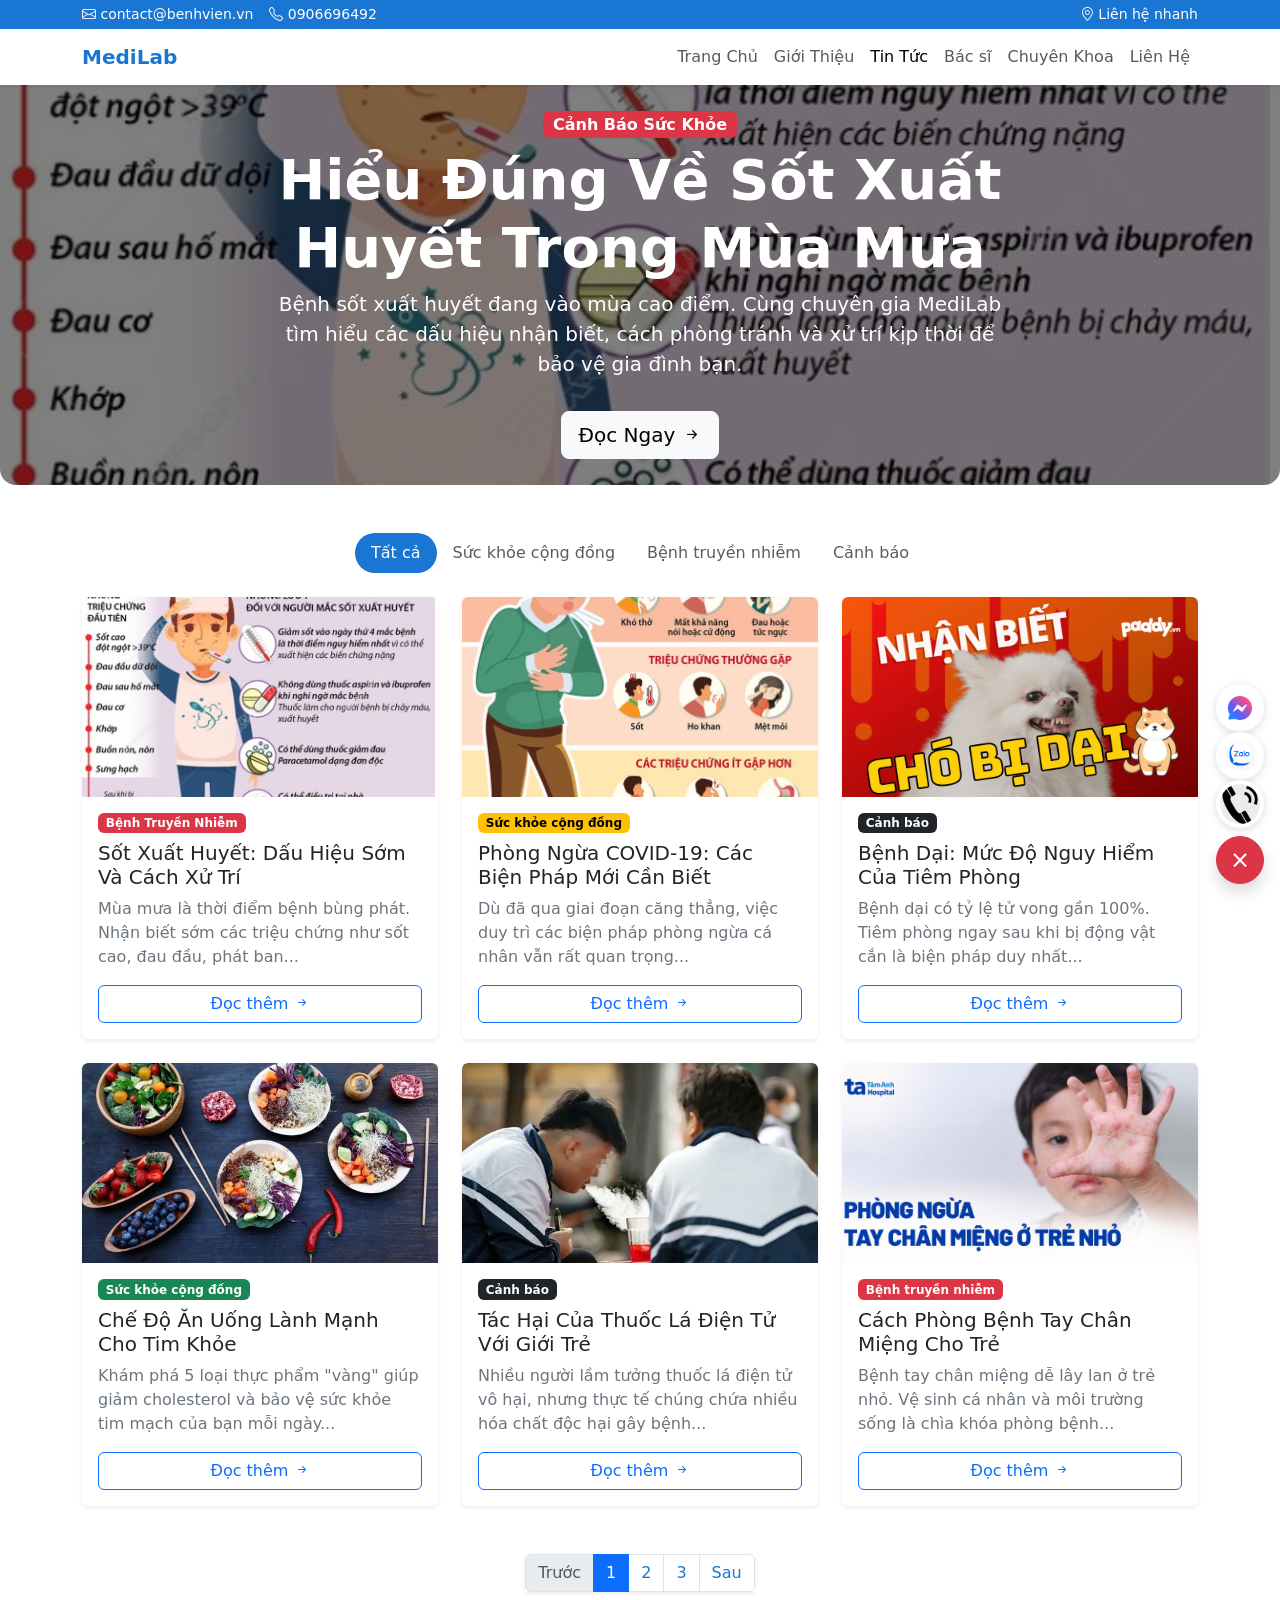
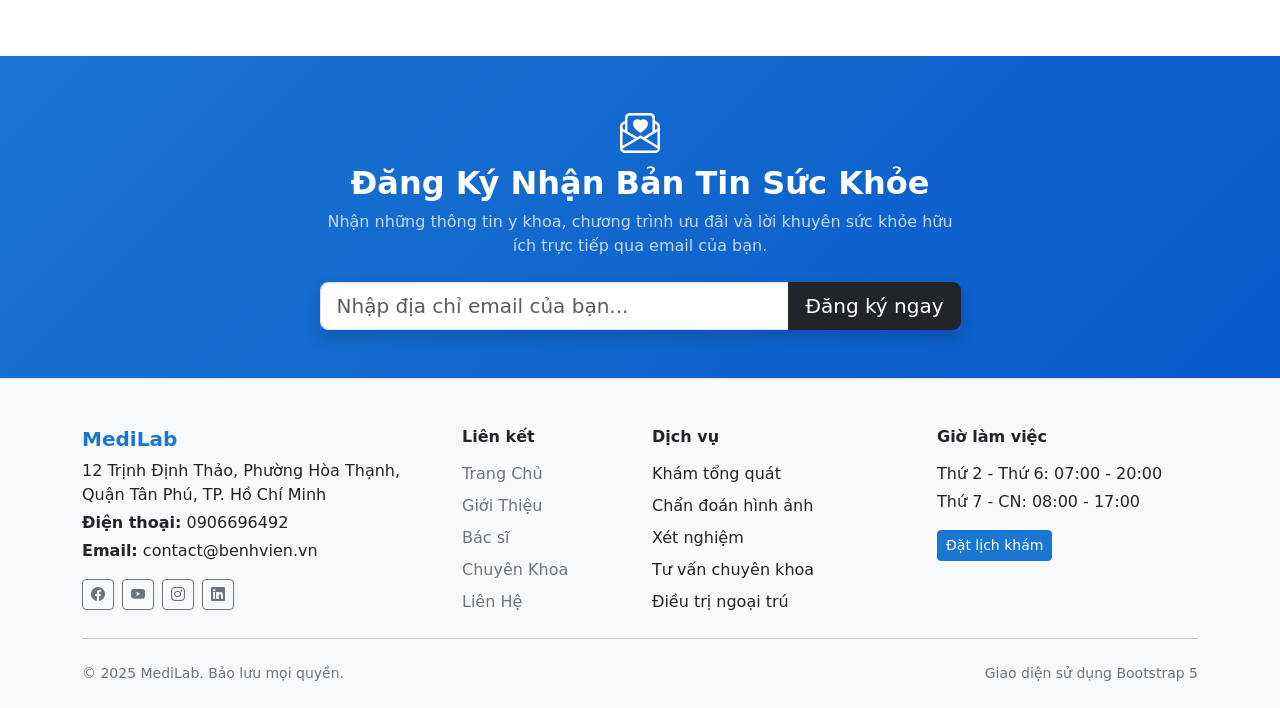
<file: tinTuc.html>
<!doctype html>
<html lang="vi">

<head>
    <meta charset="utf-8" />
    <meta name="viewport" content="width=device-width, initial-scale=1" />
    <title>Tin Tức - MediLab</title>
    <link href="https://cdn.jsdelivr.net/npm/bootstrap@5.3.3/dist/css/bootstrap.min.css" rel="stylesheet" />
    <!-- Bootstrap Icons -->
    <link href="https://cdn.jsdelivr.net/npm/bootstrap-icons@1.11.3/font/bootstrap-icons.css" rel="stylesheet" />
    <link href="https://unpkg.com/aos@2.3.1/dist/aos.css" rel="stylesheet">
    <style>
        /* Section Bài viết nổi bật */
        .featured-news-hero {
            background: linear-gradient(rgba(0, 0, 0, .5), rgba(0, 0, 0, .5)), url('./assets/sot-xuat-huyet.png') center/cover no-repeat;
            min-height: 400px;
        }

        /* Section Tin tức chung */
        .news-card {
            border: 0;
            transition: transform 0.3s ease, box-shadow 0.3s ease;
            overflow: hidden;
        }

        .news-card:hover {
            transform: translateY(-5px);
            box-shadow: 0 .5rem 1.5rem rgba(0, 0, 0, .1) !important;
        }

        .news-card .card-img-top {
            height: 200px;
            object-fit: cover;
            transition: transform 0.3s ease;
        }

        .news-card:hover .card-img-top {
            transform: scale(1.05);
        }

        /* Bộ lọc tin tức */
        .filter-nav .nav-link {
            border-radius: 20px;
            font-weight: 500;
            color: var(--bs-secondary-color);
        }

        .filter-nav .nav-link.active {
            background-color: var(--bs-primary) !important;
            color: white !important;
        }

        /* Section Đăng ký nhận tin */
        .newsletter-section {
            background: linear-gradient(135deg, var(--bs-primary) 0%, #0a58ca 100%);
        }
    </style>
    <link rel="stylesheet" href="./css/style.css">
    <link rel="stylesheet" href="./css/back_to_top.css">
</head>

<body>
    <!-- thanh thông báo trên cùng -->
    <div id="announcement" class="bg-primary text-white py-1 small">
        <div class="container d-flex flex-wrap justify-content-center justify-content-md-between gap-2">
            <div class="d-flex align-items-center gap-3">
                <span><i class="bi bi-envelope"></i> contact@benhvien.vn</span>
                <span class="d-none d-sm-inline"><i class="bi bi-telephone"></i> 0906696492</span>
            </div>
            <div class="d-flex align-items-center gap-3">
                <a class="text-white text-decoration-none" href="#contact"><i class="bi bi-geo-alt"></i> Liên hệ
                    nhanh</a>
            </div>
        </div>
    </div>

    <!-- header menu -->
    <nav class="navbar navbar-expand-lg navbar-light bg-white shadow-sm sticky-top">
        <div class="container">
            <a class="navbar-brand fw-bold text-primary" href="index.html#home">MediLab</a>
            <button class="navbar-toggler" type="button" data-bs-toggle="collapse" data-bs-target="#mainNav"
                aria-controls="mainNav" aria-expanded="false" aria-label="Toggle navigation">
                <span class="navbar-toggler-icon"></span>
            </button>
            <div class="collapse navbar-collapse" id="mainNav">
                <ul class="navbar-nav ms-auto mb-2 mb-lg-0 align-items-lg-center">
                    <li class="nav-item"><a class="nav-link" href="index.html">Trang Chủ</a></li>
                    <li class="nav-item"><a class="nav-link" href="gioiThieu.html">Giới Thiệu</a></li>
                    <li class="nav-item"><a class="nav-link active" href="tinTuc.html">Tin Tức</a></li>
                    <li class="nav-item"><a class="nav-link" href="bacSi.html">Bác sĩ</a></li>
                    <li class="nav-item"><a class="nav-link" href="chuyenKhoa.html">Chuyên Khoa</a></li>
                    <li class="nav-item"><a class="nav-link" href="lienHe.html">Liên Hệ</a></li>
                </ul>
            </div>
        </div>
    </nav>

    <!-- Nội dung phần liên hệ -->
    <main>
        <!-- SECTION 1: BÀI VIẾT NỔI BẬT (HERO) -->
        <section class="featured-news-hero d-flex align-items-center text-white text-center rounded-bottom-4">
            <div class="container" data-aos="fade-up">
                <div class="row justify-content-center">
                    <div class="col-lg-8">
                        <span class="badge text-bg-danger fs-6 mb-2">Cảnh Báo Sức Khỏe</span>
                        <h1 class="display-4 fw-bold">Hiểu Đúng Về Sốt Xuất Huyết Trong Mùa Mưa</h1>
                        <p class="lead opacity-85">
                            Bệnh sốt xuất huyết đang vào mùa cao điểm. Cùng chuyên gia MediLab tìm hiểu các dấu hiệu
                            nhận
                            biết, cách phòng tránh và xử trí kịp thời để bảo vệ gia đình bạn.
                        </p>
                        <a href="#" class="btn btn-light btn-lg mt-3">Đọc Ngay <i
                                class="bi bi-arrow-right-short"></i></a>
                    </div>
                </div>
            </div>
        </section>

        <!-- SECTION 2: DANH SÁCH TIN TỨC & BỘ LỌC -->
        <section id="news-list" class="py-5">
            <div class="container">
                <!-- Bộ lọc -->
                <div class="row justify-content-center mb-4" data-aos="fade-up">
                    <div class="col-auto">
                        <ul class="nav nav-pills filter-nav">
                            <li class="nav-item"><a class="nav-link active" href="#" data-filter="all">Tất cả</a></li>
                            <li class="nav-item"><a class="nav-link" href="#" data-filter="cong-dong">Sức khỏe cộng
                                    đồng</a></li>
                            <li class="nav-item"><a class="nav-link" href="#" data-filter="truyen-nhiem">Bệnh truyền
                                    nhiễm</a></li>
                            <li class="nav-item"><a class="nav-link" href="#" data-filter="canh-bao">Cảnh báo</a></li>
                        </ul>
                    </div>
                </div>

                <!-- Lưới tin tức -->
                <div class="row g-4">
                    <!-- Bài viết 1 -->
                    <div class="col-lg-4 col-md-6 news-item" data-category="truyen-nhiem" data-aos="fade-up">
                        <div class="card news-card h-100 shadow-sm">
                            <img src="./assets/sot-xuat-huyet.png" class="card-img-top" alt="Sốt xuất huyết">
                            <div class="card-body d-flex flex-column">
                                <span class="badge text-bg-danger mb-2 align-self-start">Bệnh Truyền Nhiễm</span>
                                <h5 class="card-title">Sốt Xuất Huyết: Dấu Hiệu Sớm Và Cách Xử Trí</h5>
                                <p class="card-text text-secondary">Mùa mưa là thời điểm bệnh bùng phát. Nhận biết sớm
                                    các
                                    triệu chứng như sốt cao, đau đầu, phát ban...</p>
                                <a href="#" class="btn btn-outline-primary mt-auto">Đọc thêm <i
                                        class="bi bi-arrow-right-short"></i></a>
                            </div>
                        </div>
                    </div>

                    <!-- Bài viết 2 -->
                    <div class="col-lg-4 col-md-6 news-item" data-category="cong-dong" data-aos="fade-up"
                        data-aos-delay="100">
                        <div class="card news-card h-100 shadow-sm">
                            <img src="./assets/covid.jpg" class="card-img-top" alt="COVID-19">
                            <div class="card-body d-flex flex-column">
                                <span class="badge text-bg-warning mb-2 align-self-start">Sức khỏe cộng đồng</span>
                                <h5 class="card-title">Phòng Ngừa COVID-19: Các Biện Pháp Mới Cần Biết</h5>
                                <p class="card-text text-secondary">Dù đã qua giai đoạn căng thẳng, việc duy trì các
                                    biện pháp
                                    phòng ngừa cá nhân vẫn rất quan trọng...</p>
                                <a href="#" class="btn btn-outline-primary mt-auto">Đọc thêm <i
                                        class="bi bi-arrow-right-short"></i></a>
                            </div>
                        </div>
                    </div>

                    <!-- Bài viết 3 -->
                    <div class="col-lg-4 col-md-6 news-item" data-category="canh-bao" data-aos="fade-up"
                        data-aos-delay="200">
                        <div class="card news-card h-100 shadow-sm">
                            <img src="./assets/cho-dai.jpg" class="card-img-top" alt="Bệnh Dại">
                            <div class="card-body d-flex flex-column">
                                <span class="badge text-bg-dark mb-2 align-self-start">Cảnh báo</span>
                                <h5 class="card-title">Bệnh Dại: Mức Độ Nguy Hiểm Của Tiêm Phòng</h5>
                                <p class="card-text text-secondary">Bệnh dại có tỷ lệ tử vong gần 100%. Tiêm phòng ngay
                                    sau
                                    khi bị động vật cắn là biện pháp duy nhất...</p>
                                <a href="#" class="btn btn-outline-primary mt-auto">Đọc thêm <i
                                        class="bi bi-arrow-right-short"></i></a>
                            </div>
                        </div>
                    </div>

                    <!-- Thêm 3 bài viết khác -->
                    <div class="col-lg-4 col-md-6 news-item" data-category="cong-dong" data-aos="fade-up">
                        <div class="card news-card h-100 shadow-sm">
                            <img src="./assets/che-do.webp"
                                class="card-img-top" alt="Dinh dưỡng">
                            <div class="card-body d-flex flex-column">
                                <span class="badge text-bg-success mb-2 align-self-start">Sức khỏe cộng đồng</span>
                                <h5 class="card-title">Chế Độ Ăn Uống Lành Mạnh Cho Tim Khỏe</h5>
                                <p class="card-text text-secondary">Khám phá 5 loại thực phẩm "vàng" giúp giảm
                                    cholesterol và bảo vệ sức khỏe tim mạch của bạn mỗi ngày...</p>
                                <a href="#" class="btn btn-outline-primary mt-auto">Đọc thêm <i
                                        class="bi bi-arrow-right-short"></i></a>
                            </div>
                        </div>
                    </div>
                    <div class="col-lg-4 col-md-6 news-item" data-category="canh-bao" data-aos="fade-up"
                        data-aos-delay="100">
                        <div class="card news-card h-100 shadow-sm">
                            <img src="./assets/thuoc-la.webp"
                                class="card-img-top" alt="Tác hại thuốc lá">
                            <div class="card-body d-flex flex-column">
                                <span class="badge text-bg-dark mb-2 align-self-start">Cảnh báo</span>
                                <h5 class="card-title">Tác Hại Của Thuốc Lá Điện Tử Với Giới Trẻ</h5>
                                <p class="card-text text-secondary">Nhiều người lầm tưởng thuốc lá điện tử vô hại, nhưng
                                    thực tế chúng chứa nhiều hóa chất độc hại gây bệnh...</p>
                                <a href="#" class="btn btn-outline-primary mt-auto">Đọc thêm <i
                                        class="bi bi-arrow-right-short"></i></a>
                            </div>
                        </div>
                    </div>
                    <div class="col-lg-4 col-md-6 news-item" data-category="truyen-nhiem" data-aos="fade-up"
                        data-aos-delay="200">
                        <div class="card news-card h-100 shadow-sm">
                            <img src="./assets/tay-chan.jpg"
                                class="card-img-top" alt="Bệnh tay chân miệng">
                            <div class="card-body d-flex flex-column">
                                <span class="badge text-bg-danger mb-2 align-self-start">Bệnh truyền nhiễm</span>
                                <h5 class="card-title">Cách Phòng Bệnh Tay Chân Miệng Cho Trẻ</h5>
                                <p class="card-text text-secondary">Bệnh tay chân miệng dễ lây lan ở trẻ nhỏ. Vệ sinh cá
                                    nhân và môi trường sống là chìa khóa phòng bệnh...</p>
                                <a href="#" class="btn btn-outline-primary mt-auto">Đọc thêm <i
                                        class="bi bi-arrow-right-short"></i></a>
                            </div>
                        </div>
                    </div>
                </div>

                <!-- Phân trang -->
                <nav aria-label="Page navigation" class="mt-5 d-flex justify-content-center" data-aos="fade-up">
                    <ul class="pagination shadow-sm">
                        <li class="page-item disabled"><a class="page-link" href="#">Trước</a></li>
                        <li class="page-item active"><a class="page-link" href="#">1</a></li>
                        <li class="page-item"><a class="page-link" href="#">2</a></li>
                        <li class="page-item"><a class="page-link" href="#">3</a></li>
                        <li class="page-item"><a class="page-link" href="#">Sau</a></li>
                    </ul>
                </nav>
            </div>
        </section>

        <!-- SECTION 3: ĐĂNG KÝ NHẬN TIN (CTA) -->
        <section class="newsletter-section py-5 text-white">
            <div class="container" data-aos="fade-up">
                <div class="row justify-content-center">
                    <div class="col-lg-7 text-center">
                        <i class="bi bi-envelope-paper-heart fs-1 mb-3"></i>
                        <h2 class="fw-bold">Đăng Ký Nhận Bản Tin Sức Khỏe</h2>
                        <p class="opacity-75 mb-4">Nhận những thông tin y khoa, chương trình ưu đãi và lời khuyên sức
                            khỏe
                            hữu ích trực tiếp qua email của bạn.</p>
                        <form>
                            <div class="input-group input-group-lg shadow">
                                <input type="email" class="form-control" placeholder="Nhập địa chỉ email của bạn..."
                                    aria-label="Email">
                                <button class="btn btn-dark" type="button">Đăng ký ngay</button>
                            </div>
                        </form>
                    </div>
                </div>
            </div>
        </section>

    </main>


    <!-- footer -->
    <footer class="bg-light border-top pt-5">
        <div class="container">
            <div class="row g-4">
                <div class="col-lg-4">
                    <h5 class="fw-bold text-primary">MediLab</h5>
                    <p class="mb-1">12 Trịnh Định Thảo, Phường Hòa Thạnh, Quận Tân Phú, TP. Hồ Chí Minh</p>
                    <p class="mb-1"><span class="fw-semibold">Điện thoại:</span> 0906696492</p>
                    <p class="mb-3"><span class="fw-semibold">Email:</span> contact@benhvien.vn</p>
                    <div class="d-flex gap-2">
                        <a class="btn btn-outline-secondary btn-sm" href="#" aria-label="Facebook"><i
                                class="bi bi-facebook"></i></a>
                        <a class="btn btn-outline-secondary btn-sm" href="#" aria-label="YouTube"><i
                                class="bi bi-youtube"></i></a>
                        <a class="btn btn-outline-secondary btn-sm" href="#" aria-label="Instagram"><i
                                class="bi bi-instagram"></i></a>
                        <a class="btn btn-outline-secondary btn-sm" href="#" aria-label="LinkedIn"><i
                                class="bi bi-linkedin"></i></a>
                    </div>
                </div>
                <div class="col-6 col-lg-2">
                    <h6 class="fw-semibold mb-3">Liên kết</h6>
                    <ul class="list-unstyled mb-0">
                        <li class="mb-2"><a class="text-decoration-none text-secondary" href="index.html">Trang Chủ</a>
                        </li>
                        <li class="mb-2"><a class="text-decoration-none text-secondary" href="gioiThieu.html">Giới
                                Thiệu</a></li>
                        <li class="mb-2"><a class="text-decoration-none text-secondary" href="bacSi.html">Bác sĩ</a>
                        </li>
                        <li class="mb-2"><a class="text-decoration-none text-secondary" href="chuyenKhoa.html">Chuyên
                                Khoa</a></li>
                        <li><a class="text-decoration-none text-secondary" href="lienHe.html">Liên Hệ</a></li>
                    </ul>
                </div>
                <div class="col-6 col-lg-3">
                    <h6 class="fw-semibold mb-3">Dịch vụ</h6>
                    <ul class="list-unstyled mb-0">
                        <li class="mb-2">Khám tổng quát</li>
                        <li class="mb-2">Chẩn đoán hình ảnh</li>
                        <li class="mb-2">Xét nghiệm</li>
                        <li class="mb-2">Tư vấn chuyên khoa</li>
                        <li>Điều trị ngoại trú</li>
                    </ul>
                </div>
                <div class="col-12 col-lg-3">
                    <h6 class="fw-semibold mb-3">Giờ làm việc</h6>
                    <ul class="list-unstyled">
                        <li class="mb-1">Thứ 2 - Thứ 6: 07:00 - 20:00</li>
                        <li class="mb-3">Thứ 7 - CN: 08:00 - 17:00</li>
                    </ul>
                    <a href="lienHe.html" class="btn btn-primary btn-sm">Đặt lịch khám</a>
                </div>
            </div>
            <hr class="my-4" />
            <div class="d-flex flex-column flex-md-row justify-content-between align-items-center pb-4">
                <small class="text-secondary">© 2025 MediLab. Bảo lưu mọi quyền.</small>
                <small class="text-secondary">Giao diện sử dụng Bootstrap 5</small>
            </div>
        </div>
    </footer>

    <!-- nút scroll to top và nút liên hệ (Messenger, Zalo, Gọi điện) -->
    <div id="contactFab" class="fab">
        <div class="d-flex flex-column align-items-center gap-2">
            <a href="#" id="backToTop"
                class="btn btn-primary rounded-circle shadow d-flex align-items-center justify-content-center"
                aria-label="Lên đầu trang">
                <i class="bi bi-arrow-up"></i>
            </a>
            <div class="fab-actions flex-column align-items-center">
                <a href="https://m.me/facebook" target="_blank" rel="noopener" class="d-inline-block"
                    aria-label="Messenger">
                    <img src="assets/messager.png" alt="Messenger" />
                </a>
                <a href="https://zalo.me/0906696492" target="_blank" rel="noopener" class="d-inline-block"
                    aria-label="Zalo">
                    <img src="assets/zalo.png" alt="Zalo" />
                </a>
                <a href="tel:0906696492" class="d-inline-block" aria-label="Gọi điện">
                    <img src="assets/phone.png" alt="Gọi điện" />
                </a>
            </div>
            <button id="fabToggle" type="button" class="btn btn-danger rounded-circle shadow" aria-expanded="false"
                aria-label="Mở liên hệ" style="width:48px;height:48px;font-size:24px;line-height:1">+</button>
        </div>
    </div>


    <!-- script Bootstrap -->
    <script src="https://cdn.jsdelivr.net/npm/bootstrap@5.3.3/dist/js/bootstrap.bundle.min.js"></script>
    <script src="./js/back_to_top.js"></script>
    <script src="https://unpkg.com/aos@2.3.1/dist/aos.js"></script>
    <script>
        // Khởi tạo Animate On Scroll
        AOS.init({
            duration: 800, // Thời gian hiệu ứng
            once: true // Chỉ chạy hiệu ứng 1 lần
        });

        // Logic cho bộ lọc tin tức
        document.addEventListener('DOMContentLoaded', function () {
            const filterLinks = document.querySelectorAll('.filter-nav .nav-link');
            const newsItems = document.querySelectorAll('.news-item');

            filterLinks.forEach(link => {
                link.addEventListener('click', function (e) {
                    e.preventDefault();

                    // Bỏ active ở link cũ, thêm active cho link mới
                    document.querySelector('.filter-nav .nav-link.active').classList.remove('active');
                    this.classList.add('active');

                    const filter = this.getAttribute('data-filter');

                    newsItems.forEach(item => {
                        if (filter === 'all' || item.getAttribute('data-category') === filter) {
                            item.style.display = 'block'; // Hiện
                        } else {
                            item.style.display = 'none'; // Ẩn
                        }
                    });
                });
            });
        });
    </script>
</body>

</html>
</file>
<file: css/style.css>
:root {
    /* Màu chính */
    --bs-primary: #1976D2;
    --bs-primary-rgb: 25, 118, 210;

    /* Link */
    --bs-link-color: #1976D2;
    --bs-link-hover-color: #1565C0;

    /* Focus ring */
    --bs-focus-ring-color: rgba(25, 118, 210, .25);

    /* Hệ màu “emphasis/subtle” của Bootstrap 5.3 (ảnh hưởng alert, badges subtle, text-emphasis, bg-subtle...) */
    --bs-primary-text-emphasis: #0d47a1;     /* text-primary-emphasis */
    --bs-primary-bg-subtle:    #e3f2fd;     /* bg-primary-subtle */
    --bs-primary-border-subtle:#90caf9;     /* border-primary-subtle */
  }

  /* Nút primary: đảm bảo hover/active đẹp và đủ tương phản */
  .btn-primary {
    --bs-btn-bg: var(--bs-primary);
    --bs-btn-border-color: var(--bs-primary);
    --bs-btn-hover-bg: #1565C0;
    --bs-btn-hover-border-color: #1565C0;
    --bs-btn-active-bg: #0D47A1;
    --bs-btn-active-border-color: #0D47A1;
    --bs-btn-disabled-bg: var(--bs-primary);
    --bs-btn-disabled-border-color: var(--bs-primary);
  }
  /* Feature cards hover effect */
  .feature-card { transition: transform .15s ease, box-shadow .15s ease, background-color .15s ease; }
  .feature-card:hover { transform: translateY(-2px); box-shadow: 0 .5rem 1rem rgba(0,0,0,.08); background-color: var(--bs-primary-bg-subtle); }
  .feature-card:hover .feature-icon { color: var(--bs-primary) !important; }
  .feature-card:hover h5, .feature-card:hover p { color: var(--bs-primary-text-emphasis); }
</file>
<file: css/Bac_Si.css>
/* đoạn code hiển thị danh sách bác sĩ */
 .doctor-swiper {
     width: 100%;
     padding-top: 20px;
     padding-bottom: 50px;
 }

 .doctor-card {
     position: relative;
     height: 450px;
     width: auto;
     border-radius: 16px;
     overflow: hidden;
     display: flex;
     flex-direction: column;
     justify-content: flex-end;
     box-shadow: 0 4px 15px rgba(0, 0, 0, 0.1);
     transition: transform 0.3s ease, box-shadow 0.3s ease;
     cursor: pointer;
 }

 .doctor-card:hover {
     transform: translateY(-10px);
     box-shadow: 0 12px 25px rgba(0, 0, 0, 0.2);
 }

 .doctor-card img {
     position: absolute;
     top: 0;
     left: 0;
     width: 100%;
     height: 100%;
     object-fit: cover;
     z-index: 1;
     transition: transform 0.4s ease;
 }

 @media (max-width: 767.98px) {
     .doctor-card {
         background-color: #f1f6ff;
         max-height: 900px;
     }

     .doctor-card img {
         object-fit: fill;
     }
 }

 .doctor-card:hover img {
     transform: scale(1.05);
 }

 .doctor-card-overlay {
     position: relative;
     z-index: 2;
     padding: 24px;
     color: white;
     background: linear-gradient(180deg, rgba(0, 0, 0, 0) 0%, rgba(0, 0, 0, 0.85) 100%);
 }

 .doctor-specialty {
     display: inline-block;
     padding: 4px 12px;
     font-size: 12px;
     font-weight: 700;
     letter-spacing: 0.5px;
     text-transform: uppercase;
     background-color: rgba(255, 255, 255, 0.2);
     backdrop-filter: blur(4px);
     border-radius: 20px;
     margin-bottom: 8px;
 }

 .doctor-name {
     font-size: 1.5rem;
     font-weight: 600;
     margin: 0;
     line-height: 1.2;
 }

 /* Tùy chỉnh nút điều hướng của Swiper */
 .doctor-swiper .swiper-button-next,
 .doctor-swiper .swiper-button-prev {
     color: #ffffff;
     background-color: rgba(0, 0, 0, 0.3);
     width: 44px;
     height: 44px;
     border-radius: 50%;
     transition: background-color 0.2s ease;
 }

 .doctor-swiper .swiper-button-next:hover,
 .doctor-swiper .swiper-button-prev:hover {
     background-color: rgba(0, 0, 0, 0.6);
 }

 .doctor-swiper .swiper-button-next::after,
 .doctor-swiper .swiper-button-prev::after {
     font-size: 18px;
     font-weight: bold;
 }

 /* Tùy chỉnh phân trang (dấu chấm) */
 .doctor-swiper .swiper-pagination-bullet {
     width: 10px;
     height: 10px;
     background-color: #cccccc;
     opacity: 1;
     transition: background-color 0.2s ease, transform 0.2s ease;
 }

 .doctor-swiper .swiper-pagination-bullet-active {
     background-color: var(--bs-primary, #0d6efd);
     transform: scale(1.2);
 }
</file>
<file: css/back_to_top.css>
/* nút nổi: liên hệ (+/X) và back-to-top */
.fab {
    position: fixed;
    right: 16px;
    bottom: 16px;
    z-index: 1080;
}

.fab .fab-actions {
    display: none;
}

.fab.open .fab-actions {
    display: flex;
    animation: fadeInUp .2s ease;
}

.fab .fab-actions a img {
    width: 48px;
    height: 48px;
    border-radius: 50%;
    background: #fff;
    padding: 4px;
    box-shadow: 0 2px 8px rgba(0, 0, 0, .15);
    transition: transform .15s ease;
}

.fab .fab-actions a img:hover {
    transform: scale(1.05);
}

/* back-to-top luôn ở trên cùng của cột, độc lập với toggle */
#backToTop {
    width: 44px;
    height: 44px;
    opacity: 0;
    visibility: hidden;
    transform: translateY(8px);
    transition: opacity .25s ease, transform .25s ease;
}

#backToTop.show {
    opacity: 1;
    visibility: visible;
    transform: translateY(0);
}

@keyframes fadeInUp {
    from {
        opacity: 0;
        transform: translateY(6px);
    }

    to {
        opacity: 1;
        transform: translateY(0);
    }
}
</file>
